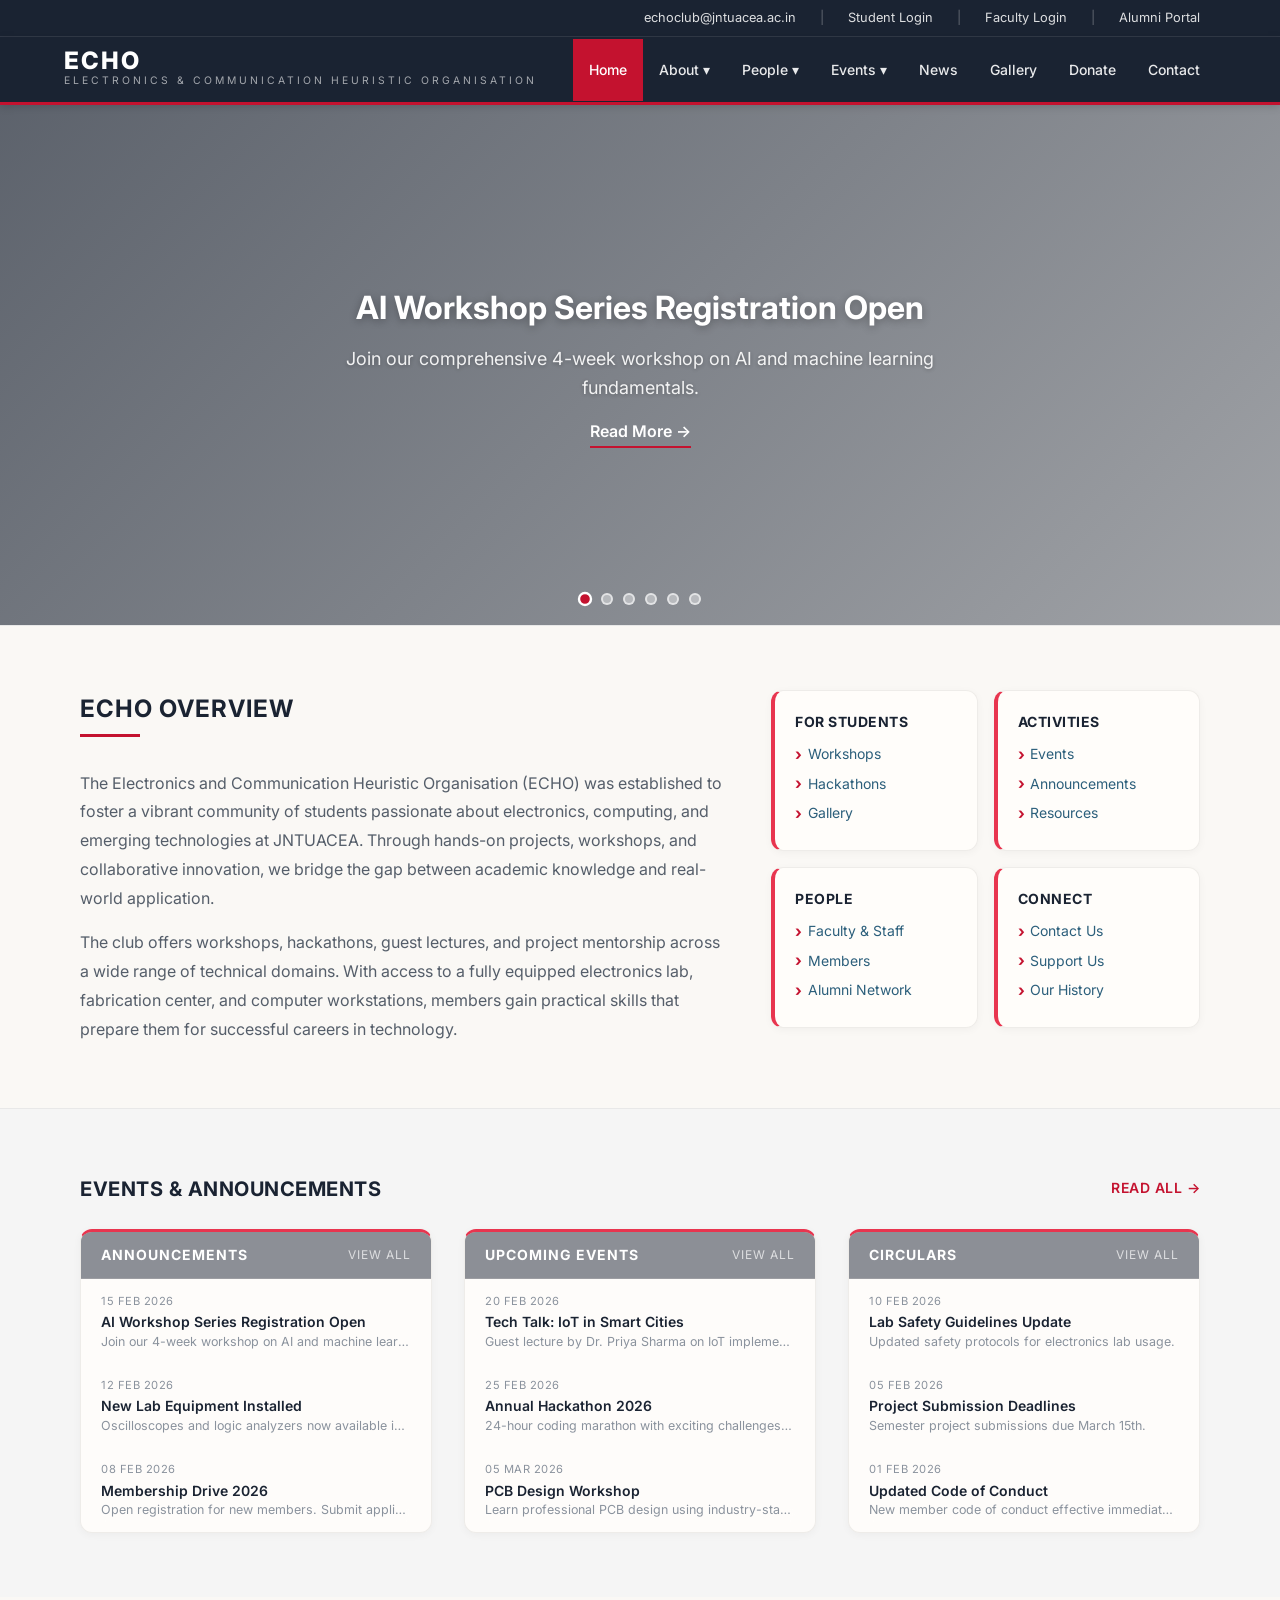
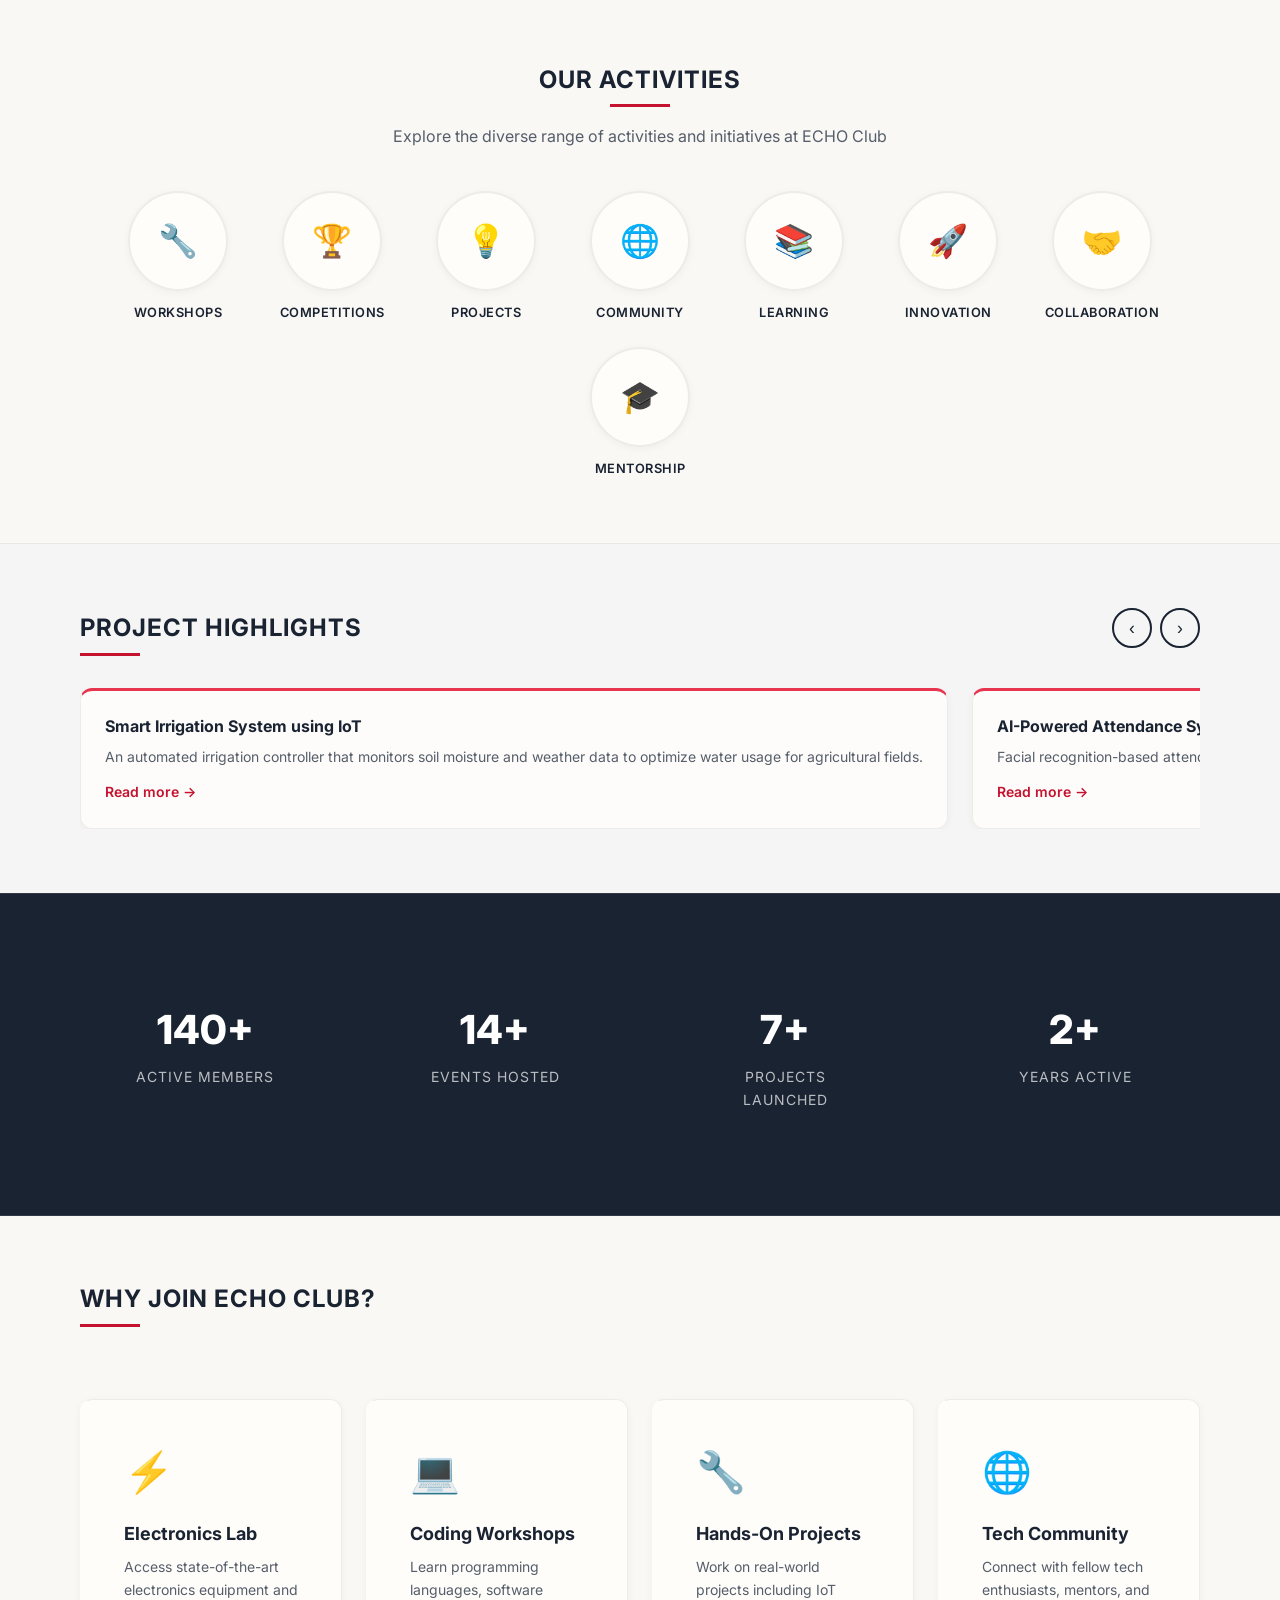
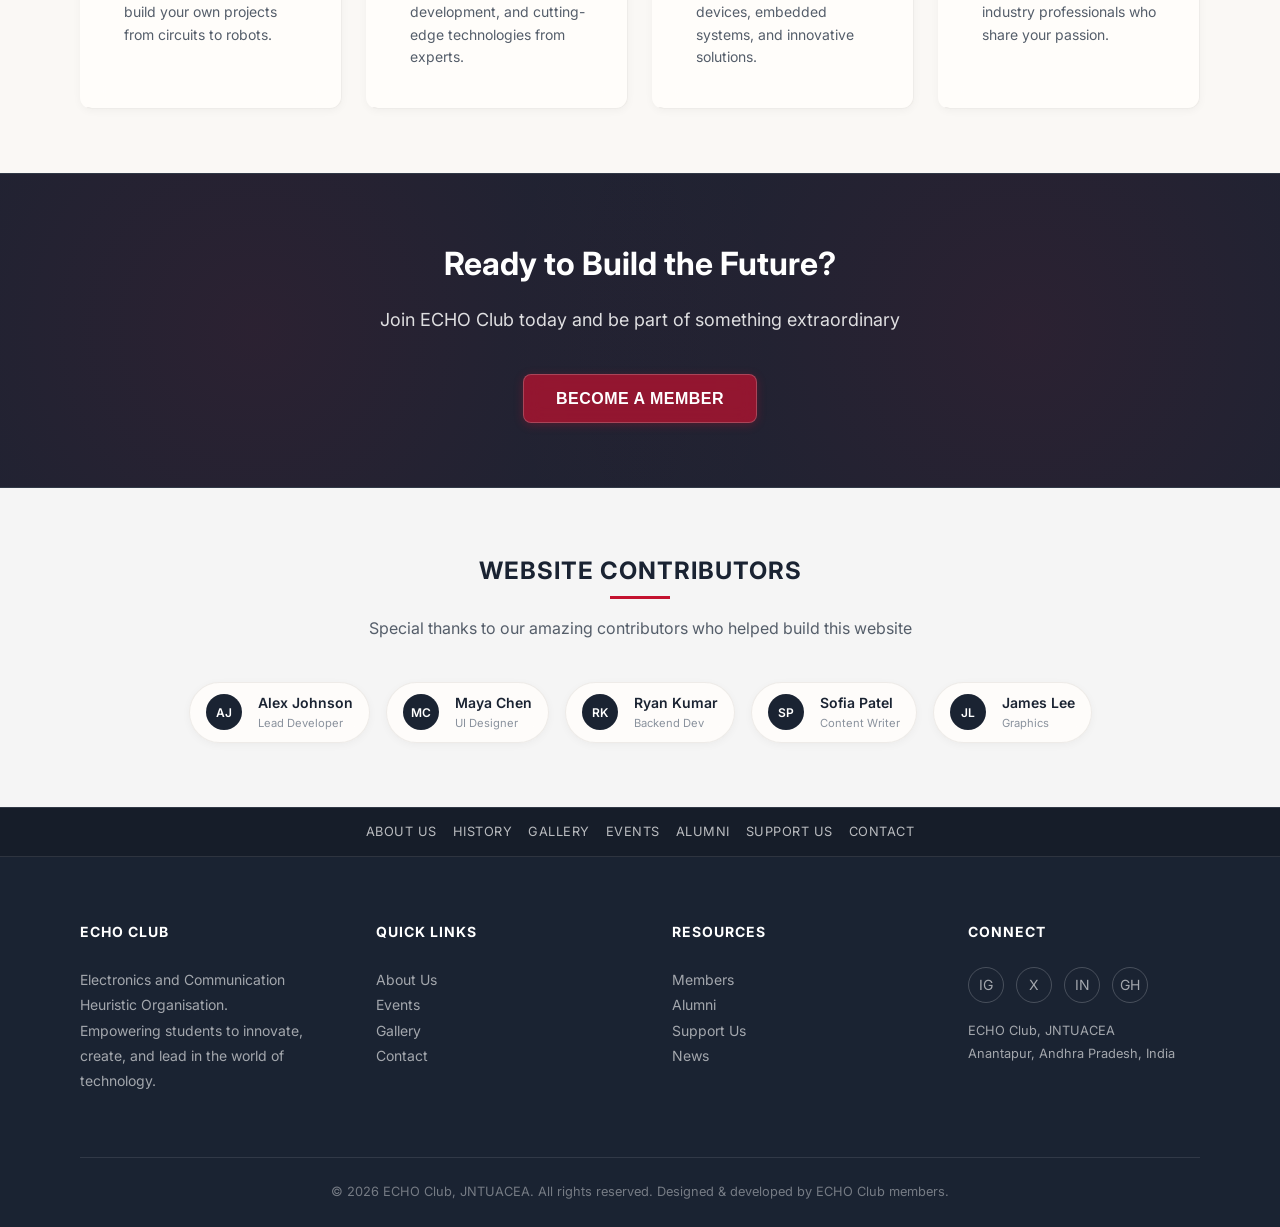
<file: index.html>
<!DOCTYPE html>
<html lang="en">

<head>
    <meta charset="UTF-8">
    <meta name="viewport" content="width=device-width, initial-scale=1.0">
    <meta name="description"
        content="ECHO Club - Electronics and Communication Heuristic Organisation at JNTUACEA. Join our vibrant student community dedicated to innovation and technology.">
    <title>ECHO Club | Electronics and Communication Heuristic Organisation</title>
    <link rel="stylesheet" href="index.css">
    <link rel="preconnect" href="https://fonts.googleapis.com">
    <link rel="preconnect" href="https://fonts.gstatic.com" crossorigin>
    <link href="https://fonts.googleapis.com/css2?family=Inter:wght@300;400;500;600;700;800&display=swap"
        rel="stylesheet">
</head>

<body>
    <!-- Top Bar -->
    <div class="top-bar">
        <div class="container">
            <a href="mailto:echoclub@jntuacea.ac.in">echoclub@jntuacea.ac.in</a>
            <span>|</span>
            <a href="#">Student Login</a>
            <span>|</span>
            <a href="#">Faculty Login</a>
            <span>|</span>
            <a href="alumni.html">Alumni Portal</a>
        </div>
    </div>

    <!-- Navigation -->
    <nav class="navbar" id="navbar">
        <div class="nav-container">
            <div class="logo">
                <span class="logo-text">ECHO</span>
                <span class="logo-subtitle">Electronics & Communication Heuristic Organisation</span>
            </div>
            <ul class="nav-links" id="navLinks">
                <li><a href="index.html" class="nav-link active">Home</a></li>
                <li class="nav-dropdown">
                    <a href="about.html" class="nav-link">About ▾</a>
                    <div class="nav-dropdown-content">
                        <a href="about.html">About Us</a>
                        <a href="history.html">Our History</a>
                    </div>
                </li>
                <li class="nav-dropdown">
                    <a href="team.html" class="nav-link">People ▾</a>
                    <div class="nav-dropdown-content">
                        <a href="team.html">Staff & Faculty</a>
                        <a href="members.html">Members</a>
                        <a href="alumni.html">Alumni</a>
                    </div>
                </li>
                <li class="nav-dropdown">
                    <a href="events.html" class="nav-link">Events ▾</a>
                    <div class="nav-dropdown-content">
                        <a href="events.html#echo-events">ECHO Club Events</a>
                        <a href="events.html#emerge-fest">EMERGE — Dept. Fest</a>
                        <a href="events.html#extracurricular">Workshops &amp; Reunions</a>
                    </div>
                </li>
                <li><a href="announcements.html" class="nav-link">News</a></li>
                <li><a href="gallery.html" class="nav-link">Gallery</a></li>

                <li><a href="donations.html" class="nav-link">Donate</a></li>
                <li><a href="contact.html" class="nav-link">Contact</a></li>
            </ul>
            <button class="mobile-toggle" id="mobileToggle">
                <span></span>
                <span></span>
                <span></span>
            </button>
        </div>
    </nav>

    <!-- Hero Slideshow -->
    <section class="hero">
        <div class="hero-content">
            <div class="hero-slideshow" id="heroSlideshow">
                <!-- Slide 1 -->
                <div class="hero-slide active">
                    <div class="slide-bg"
                        style="background: url('https://images.unsplash.com/photo-1581091012184-7e0cdfbb6797?w=1600&q=80') center/cover no-repeat;">
                    </div>
                    <div class="slide-overlay"></div>
                    <div class="slide-content">
                        <h2>AI Workshop Series Registration Open</h2>
                        <p>Join our comprehensive 4-week workshop on AI and machine learning fundamentals.</p>
                        <a href="events.html#activity-detail">Read More →</a>
                    </div>
                </div>
                <!-- Slide 2 -->
                <div class="hero-slide">
                    <div class="slide-bg"
                        style="background: url('https://images.unsplash.com/photo-1517077304055-6e89abbf09b0?w=1600&q=80') center/cover no-repeat;">
                    </div>
                    <div class="slide-overlay"></div>
                    <div class="slide-content">
                        <h2>ECHO Team Wins National Hackathon 2025</h2>
                        <p>Our students secured 1st place at the National Engineering Hackathon with an IoT solution.
                        </p>
                        <a href="events.html#activity-detail">Read More →</a>
                    </div>
                </div>
                <!-- Slide 3 -->
                <div class="hero-slide">
                    <div class="slide-bg"
                        style="background: url('https://images.unsplash.com/photo-1581092918056-0c4c3acd3789?w=1600&q=80') center/cover no-repeat;">
                    </div>
                    <div class="slide-overlay"></div>
                    <div class="slide-content">
                        <h2>New Electronics Lab Equipment Installed</h2>
                        <p>State-of-the-art oscilloscopes and logic analyzers now available for members.</p>
                        <a href="about.html">Read More →</a>
                    </div>
                </div>
                <!-- Slide 4 -->
                <div class="hero-slide">
                    <div class="slide-bg"
                        style="background: url('https://images.unsplash.com/photo-1540575467063-178a50c2df87?w=1600&q=80') center/cover no-repeat;">
                    </div>
                    <div class="slide-overlay"></div>
                    <div class="slide-content">
                        <h2>Annual Technical Fest — ECHOVERSE 2026</h2>
                        <p>Mark your calendars for our biggest event of the year. Registrations opening soon!</p>
                        <a href="events.html">Read More →</a>
                    </div>
                </div>
                <!-- Slide 5 -->
                <div class="hero-slide">
                    <div class="slide-bg"
                        style="background: url('https://images.unsplash.com/photo-1517420704952-d9f39e95b43e?w=1600&q=80') center/cover no-repeat;">
                    </div>
                    <div class="slide-overlay"></div>
                    <div class="slide-content">
                        <h2>PCB Design Workshop — Hands-On Learning</h2>
                        <p>Learn professional PCB design techniques using industry-standard software.</p>
                        <a href="events.html#activity-detail">Read More →</a>
                    </div>
                </div>
                <!-- Slide 6 -->
                <div class="hero-slide">
                    <div class="slide-bg"
                        style="background: url('https://images.unsplash.com/photo-1523580494863-6f3031224c94?w=1600&q=80') center/cover no-repeat;">
                    </div>
                    <div class="slide-overlay"></div>
                    <div class="slide-content">
                        <h2>Alumni Meet & Greet — Reconnect with ECHO</h2>
                        <p>Join us for an evening of reconnection, mentoring, and inspiration with our alumni network.
                        </p>
                        <a href="alumni.html">Read More →</a>
                    </div>
                </div>
            </div>

            <!-- Slide Indicators -->
            <div class="slide-indicators" id="slideIndicators">
                <div class="slide-indicator active" data-slide="0"></div>
                <div class="slide-indicator" data-slide="1"></div>
                <div class="slide-indicator" data-slide="2"></div>
                <div class="slide-indicator" data-slide="3"></div>
                <div class="slide-indicator" data-slide="4"></div>
                <div class="slide-indicator" data-slide="5"></div>
            </div>

        </div>
    </section>

    <!-- ECHO Overview -->
    <section class="overview-section">
        <div class="container">
            <div class="overview-grid">
                <div class="overview-text">
                    <h2 class="section-title">ECHO Overview</h2>
                    <p>
                        The Electronics and Communication Heuristic Organisation (ECHO) was established to foster a
                        vibrant
                        community of students passionate about electronics, computing, and emerging technologies at
                        JNTUACEA. Through hands-on projects, workshops, and collaborative innovation, we bridge the gap
                        between academic knowledge and real-world application.
                    </p>
                    <p>
                        The club offers workshops, hackathons, guest lectures, and project mentorship across a wide
                        range
                        of technical domains. With access to a fully equipped electronics lab, fabrication center, and
                        computer workstations, members gain practical skills that prepare them for successful careers in
                        technology.
                    </p>
                </div>
                <div class="overview-links">
                    <div class="overview-link-box">
                        <h4>For Students</h4>
                        <ul>
                            <li><a href="events.html">Workshops</a></li>
                            <li><a href="events.html">Hackathons</a></li>
                            <li><a href="gallery.html">Gallery</a></li>
                        </ul>
                    </div>
                    <div class="overview-link-box">
                        <h4>Activities</h4>
                        <ul>
                            <li><a href="events.html">Events</a></li>
                            <li><a href="announcements.html">Announcements</a></li>
                            <li><a href="gallery.html">Resources</a></li>
                        </ul>
                    </div>
                    <div class="overview-link-box">
                        <h4>People</h4>
                        <ul>
                            <li><a href="team.html">Faculty & Staff</a></li>
                            <li><a href="members.html">Members</a></li>
                            <li><a href="alumni.html">Alumni Network</a></li>
                        </ul>
                    </div>
                    <div class="overview-link-box">
                        <h4>Connect</h4>
                        <ul>
                            <li><a href="contact.html">Contact Us</a></li>
                            <li><a href="donations.html">Support Us</a></li>
                            <li><a href="history.html">Our History</a></li>
                        </ul>
                    </div>
                </div>
            </div>
        </div>
    </section>

    <!-- Compact Info: Announcements / Events / Circulars -->
    <section class="compact-info">
        <div class="container">
            <div class="compact-info-header">
                <h3>Events & Announcements</h3>
                <a href="events.html">READ ALL →</a>
            </div>
            <div class="compact-info-grid">
                <!-- Announcements Column -->
                <div class="compact-info-column">
                    <div class="compact-info-column-header">
                        Announcements
                        <a href="announcements.html">View All</a>
                    </div>
                    <ul class="compact-info-list">
                        <li>
                            <a href="events.html#activity-detail" class="compact-info-item">
                                <div class="item-date">15 Feb 2026</div>
                                <div class="item-title">AI Workshop Series Registration Open</div>
                                <div class="item-summary">Join our 4-week workshop on AI and machine learning
                                    fundamentals.</div>
                            </a>
                        </li>
                        <li>
                            <a href="events.html#activity-detail" class="compact-info-item">
                                <div class="item-date">12 Feb 2026</div>
                                <div class="item-title">New Lab Equipment Installed</div>
                                <div class="item-summary">Oscilloscopes and logic analyzers now available in the
                                    electronics lab.</div>
                            </a>
                        </li>
                        <li>
                            <a href="events.html#activity-detail" class="compact-info-item">
                                <div class="item-date">08 Feb 2026</div>
                                <div class="item-title">Membership Drive 2026</div>
                                <div class="item-summary">Open registration for new members. Submit applications before
                                    February 28th.</div>
                            </a>
                        </li>
                    </ul>
                </div>

                <!-- Events Column -->
                <div class="compact-info-column">
                    <div class="compact-info-column-header">
                        Upcoming Events
                        <a href="events.html">View All</a>
                    </div>
                    <ul class="compact-info-list">
                        <li>
                            <a href="events.html#activity-detail" class="compact-info-item">
                                <div class="item-date">20 Feb 2026</div>
                                <div class="item-title">Tech Talk: IoT in Smart Cities</div>
                                <div class="item-summary">Guest lecture by Dr. Priya Sharma on IoT implementations.
                                </div>
                            </a>
                        </li>
                        <li>
                            <a href="events.html#activity-detail" class="compact-info-item">
                                <div class="item-date">25 Feb 2026</div>
                                <div class="item-title">Annual Hackathon 2026</div>
                                <div class="item-summary">24-hour coding marathon with exciting challenges and prizes.
                                </div>
                            </a>
                        </li>
                        <li>
                            <a href="events.html#activity-detail" class="compact-info-item">
                                <div class="item-date">05 Mar 2026</div>
                                <div class="item-title">PCB Design Workshop</div>
                                <div class="item-summary">Learn professional PCB design using industry-standard
                                    software.</div>
                            </a>
                        </li>
                    </ul>
                </div>

                <!-- Circulars Column -->
                <div class="compact-info-column">
                    <div class="compact-info-column-header">
                        Circulars
                        <a href="events.html">View All</a>
                    </div>
                    <ul class="compact-info-list">
                        <li>
                            <a href="events.html#activity-detail" class="compact-info-item">
                                <div class="item-date">10 Feb 2026</div>
                                <div class="item-title">Lab Safety Guidelines Update</div>
                                <div class="item-summary">Updated safety protocols for electronics lab usage.</div>
                            </a>
                        </li>
                        <li>
                            <a href="events.html#activity-detail" class="compact-info-item">
                                <div class="item-date">05 Feb 2026</div>
                                <div class="item-title">Project Submission Deadlines</div>
                                <div class="item-summary">Semester project submissions due March 15th.</div>
                            </a>
                        </li>
                        <li>
                            <a href="events.html#activity-detail" class="compact-info-item">
                                <div class="item-date">01 Feb 2026</div>
                                <div class="item-title">Updated Code of Conduct</div>
                                <div class="item-summary">New member code of conduct effective immediately.</div>
                            </a>
                        </li>
                    </ul>
                </div>
            </div>
        </div>
    </section>

    <!-- Our Activities -->
    <section class="happenings">
        <div class="container">
            <h2 class="section-title section-title-center">Our Activities</h2>
            <p class="section-subtitle" style="text-align: center; margin: -1rem auto 0;">Explore the diverse range of
                activities and initiatives at ECHO Club</p>
            <div class="happenings-grid">
                <div class="happening-item">
                    <div class="happening-img">🔧</div>
                    <div class="happening-title">Workshops</div>
                </div>
                <div class="happening-item">
                    <div class="happening-img">🏆</div>
                    <div class="happening-title">Competitions</div>
                </div>
                <div class="happening-item">
                    <div class="happening-img">💡</div>
                    <div class="happening-title">Projects</div>
                </div>
                <div class="happening-item">
                    <div class="happening-img">🌐</div>
                    <div class="happening-title">Community</div>
                </div>
                <div class="happening-item">
                    <div class="happening-img">📚</div>
                    <div class="happening-title">Learning</div>
                </div>
                <div class="happening-item">
                    <div class="happening-img">🚀</div>
                    <div class="happening-title">Innovation</div>
                </div>
                <div class="happening-item">
                    <div class="happening-img">🤝</div>
                    <div class="happening-title">Collaboration</div>
                </div>
                <div class="happening-item">
                    <div class="happening-img">🎓</div>
                    <div class="happening-title">Mentorship</div>
                </div>
            </div>
        </div>
    </section>

    <!-- Project Highlights Carousel -->
    <section class="highlights-section">
        <div class="container">
            <div class="highlights-header">
                <h2 class="section-title" style="margin-bottom: 0;">Project Highlights</h2>
                <div class="highlights-nav">
                    <button id="highlightsPrev" aria-label="Previous">‹</button>
                    <button id="highlightsNext" aria-label="Next">›</button>
                </div>
            </div>
            <div class="highlights-track-wrapper">
                <div class="highlights-track" id="highlightsTrack">
                    <div class="highlight-card">
                        <h4>Smart Irrigation System using IoT</h4>
                        <p>An automated irrigation controller that monitors soil moisture and weather data to optimize
                            water usage for agricultural fields.</p>
                        <a href="events.html#activity-detail">Read more →</a>
                    </div>
                    <div class="highlight-card">
                        <h4>AI-Powered Attendance System</h4>
                        <p>Facial recognition-based attendance system built using OpenCV and deep learning models for
                            real-time classroom tracking.</p>
                        <a href="events.html#activity-detail">Read more →</a>
                    </div>
                    <div class="highlight-card">
                        <h4>Autonomous Line-Following Robot</h4>
                        <p>A competition-winning robot with PID control and sensor fusion for precise path tracking at
                            national robotics events.</p>
                        <a href="events.html#activity-detail">Read more →</a>
                    </div>
                    <div class="highlight-card">
                        <h4>Portable Low-Cost ECG Monitor</h4>
                        <p>A wearable ECG monitoring device designed for rural healthcare, transmitting real-time data
                            to medical professionals via mobile.</p>
                        <a href="events.html#activity-detail">Read more →</a>
                    </div>
                    <div class="highlight-card">
                        <h4>Home Automation via Voice Control</h4>
                        <p>An ESP32-based smart home system integrated with Alexa for voice-controlled lighting, fans,
                            and appliance management.</p>
                        <a href="events.html#activity-detail">Read more →</a>
                    </div>
                    <div class="highlight-card">
                        <h4>Solar Energy Monitoring Dashboard</h4>
                        <p>Real-time monitoring dashboard for solar panel installations, tracking efficiency, power
                            output, and environmental impact.</p>
                        <a href="events.html#activity-detail">Read more →</a>
                    </div>
                </div>
            </div>
        </div>
    </section>

    <!-- Stats Section -->
    <section class="stats">
        <div class="container">
            <div class="stats-grid">
                <div class="stat-card">
                    <div class="stat-number" data-target="500">0</div>
                    <div class="stat-label">Active Members</div>
                </div>
                <div class="stat-card">
                    <div class="stat-number" data-target="50">0</div>
                    <div class="stat-label">Events Hosted</div>
                </div>
                <div class="stat-card">
                    <div class="stat-number" data-target="25">0</div>
                    <div class="stat-label">Projects Launched</div>
                </div>
                <div class="stat-card">
                    <div class="stat-number" data-target="10">0</div>
                    <div class="stat-label">Years Active</div>
                </div>
            </div>
        </div>
    </section>

    <!-- Why Join ECHO? -->
    <section class="features">
        <div class="container">
            <h2 class="section-title">Why Join ECHO Club?</h2>
            <div class="features-grid">
                <div class="feature-card">
                    <div class="feature-icon">⚡</div>
                    <h3>Electronics Lab</h3>
                    <p>Access state-of-the-art electronics equipment and build your own projects from circuits to
                        robots.</p>
                </div>
                <div class="feature-card">
                    <div class="feature-icon">💻</div>
                    <h3>Coding Workshops</h3>
                    <p>Learn programming languages, software development, and cutting-edge technologies from experts.
                    </p>
                </div>
                <div class="feature-card">
                    <div class="feature-icon">🔧</div>
                    <h3>Hands-On Projects</h3>
                    <p>Work on real-world projects including IoT devices, embedded systems, and innovative solutions.
                    </p>
                </div>
                <div class="feature-card">
                    <div class="feature-icon">🌐</div>
                    <h3>Tech Community</h3>
                    <p>Connect with fellow tech enthusiasts, mentors, and industry professionals who share your passion.
                    </p>
                </div>
            </div>
        </div>
    </section>

    <!-- CTA Section -->
    <section class="cta">
        <div class="cta-content">
            <h2>Ready to Build the Future?</h2>
            <p>Join ECHO Club today and be part of something extraordinary</p>
            <button class="btn-primary btn-large">Become a Member</button>
        </div>
    </section>

    <!-- Contributors Section -->
    <section class="contributors">
        <div class="container">
            <h2 class="section-title section-title-center" style="display:block; text-align:center;">Website
                Contributors</h2>
            <p class="section-subtitle" style="text-align: center; margin: -1rem auto var(--spacing-lg);">Special thanks
                to our amazing contributors who helped build this website</p>
            <div class="contributors-grid">
                <div class="contributor-card">
                    <div class="contributor-avatar">AJ</div>
                    <div class="contributor-info">
                        <div class="contributor-name">Alex Johnson</div>
                        <div class="contributor-role">Lead Developer</div>
                    </div>
                </div>
                <div class="contributor-card">
                    <div class="contributor-avatar">MC</div>
                    <div class="contributor-info">
                        <div class="contributor-name">Maya Chen</div>
                        <div class="contributor-role">UI Designer</div>
                    </div>
                </div>
                <div class="contributor-card">
                    <div class="contributor-avatar">RK</div>
                    <div class="contributor-info">
                        <div class="contributor-name">Ryan Kumar</div>
                        <div class="contributor-role">Backend Dev</div>
                    </div>
                </div>
                <div class="contributor-card">
                    <div class="contributor-avatar">SP</div>
                    <div class="contributor-info">
                        <div class="contributor-name">Sofia Patel</div>
                        <div class="contributor-role">Content Writer</div>
                    </div>
                </div>
                <div class="contributor-card">
                    <div class="contributor-avatar">JL</div>
                    <div class="contributor-info">
                        <div class="contributor-name">James Lee</div>
                        <div class="contributor-role">Graphics</div>
                    </div>
                </div>
            </div>
        </div>
    </section>

    <!-- Footer -->
    <footer class="footer">
        <!-- Quick links bar -->
        <div class="footer-links-bar">
            <div class="container">
                <a href="about.html">About Us</a>
                <a href="history.html">History</a>
                <a href="gallery.html">Gallery</a>
                <a href="events.html">Events</a>
                <a href="alumni.html">Alumni</a>
                <a href="donations.html">Support Us</a>
                <a href="contact.html">Contact</a>
            </div>
        </div>
        <div class="container">
            <div class="footer-content">
                <div class="footer-section">
                    <h4>ECHO Club</h4>
                    <p>Electronics and Communication Heuristic Organisation.<br>
                        Empowering students to innovate, create, and lead in the world of technology.</p>
                </div>
                <div class="footer-section">
                    <h4>Quick Links</h4>
                    <ul>
                        <li><a href="about.html">About Us</a></li>
                        <li><a href="events.html">Events</a></li>
                        <li><a href="gallery.html">Gallery</a></li>
                        <li><a href="contact.html">Contact</a></li>
                    </ul>
                </div>
                <div class="footer-section">
                    <h4>Resources</h4>
                    <ul>
                        <li><a href="members.html">Members</a></li>
                        <li><a href="alumni.html">Alumni</a></li>
                        <li><a href="donations.html">Support Us</a></li>
                        <li><a href="announcements.html">News</a></li>
                    </ul>
                </div>
                <div class="footer-section">
                    <h4>Connect</h4>
                    <div class="social-links">
                        <a href="#" class="social-link" title="Instagram">IG</a>
                        <a href="#" class="social-link" title="Twitter">X</a>
                        <a href="#" class="social-link" title="LinkedIn">IN</a>
                        <a href="#" class="social-link" title="GitHub">GH</a>
                    </div>
                    <p style="margin-top: 1rem; font-size: 0.8rem;">
                        ECHO Club, JNTUACEA<br>
                        Anantapur, Andhra Pradesh, India
                    </p>
                </div>
            </div>
            <div class="footer-bottom">
                <p>&copy; 2026 ECHO Club, JNTUACEA. All rights reserved. Designed & developed by ECHO Club members.</p>
            </div>
        </div>
    </footer>

    <script src="script.js"></script>
</body>

</html>
</file>
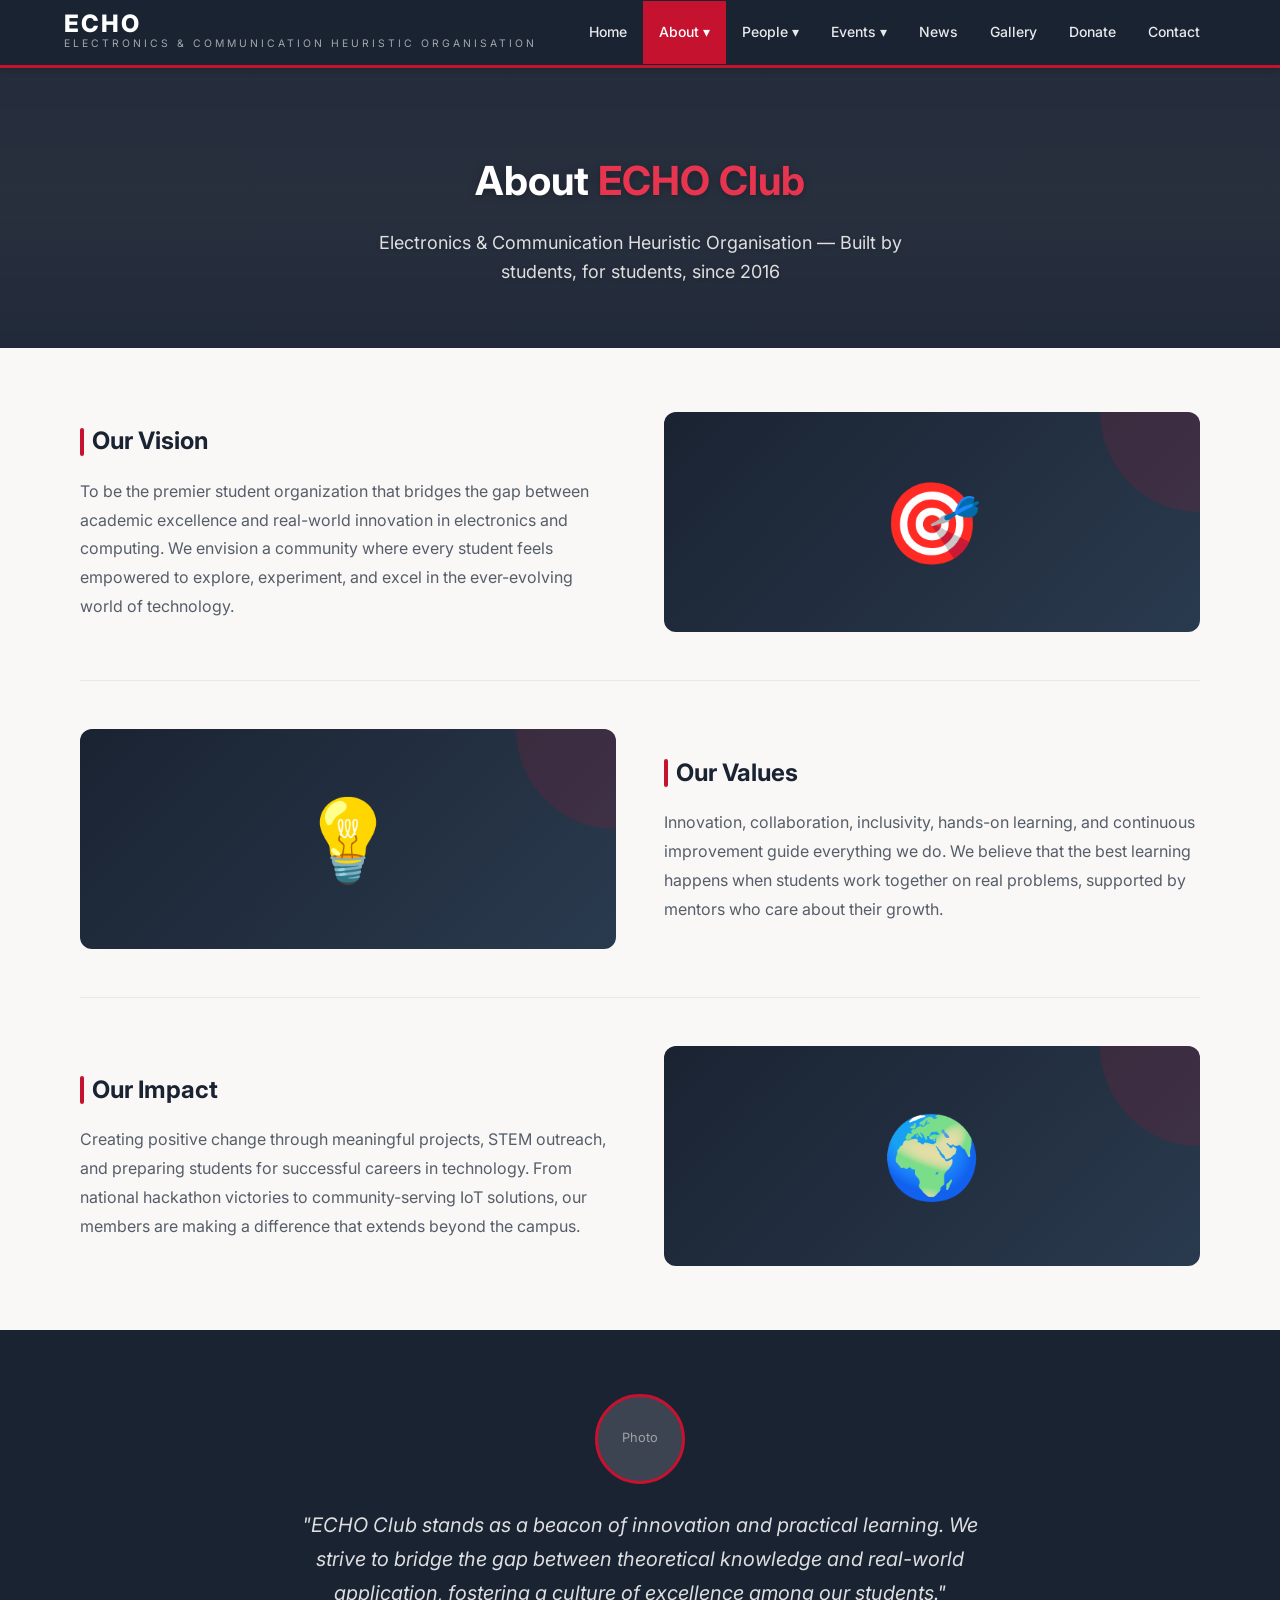
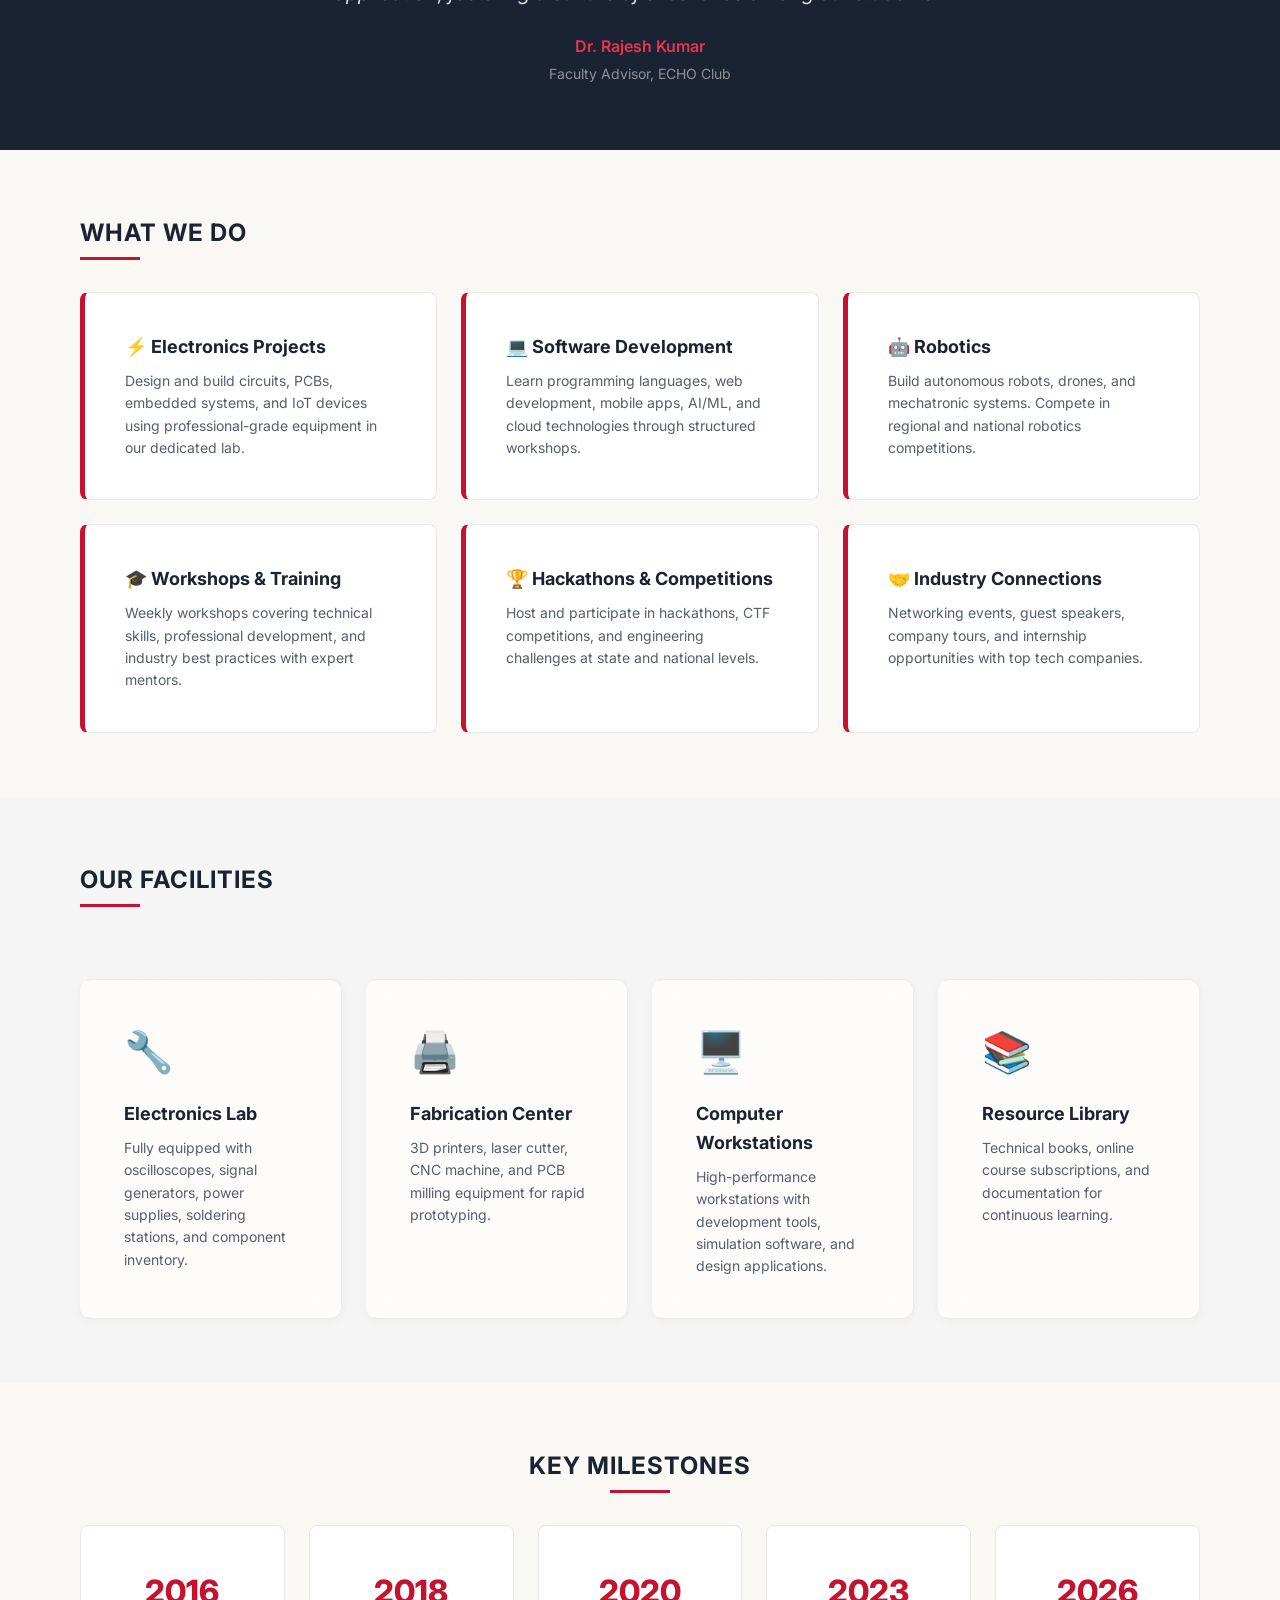
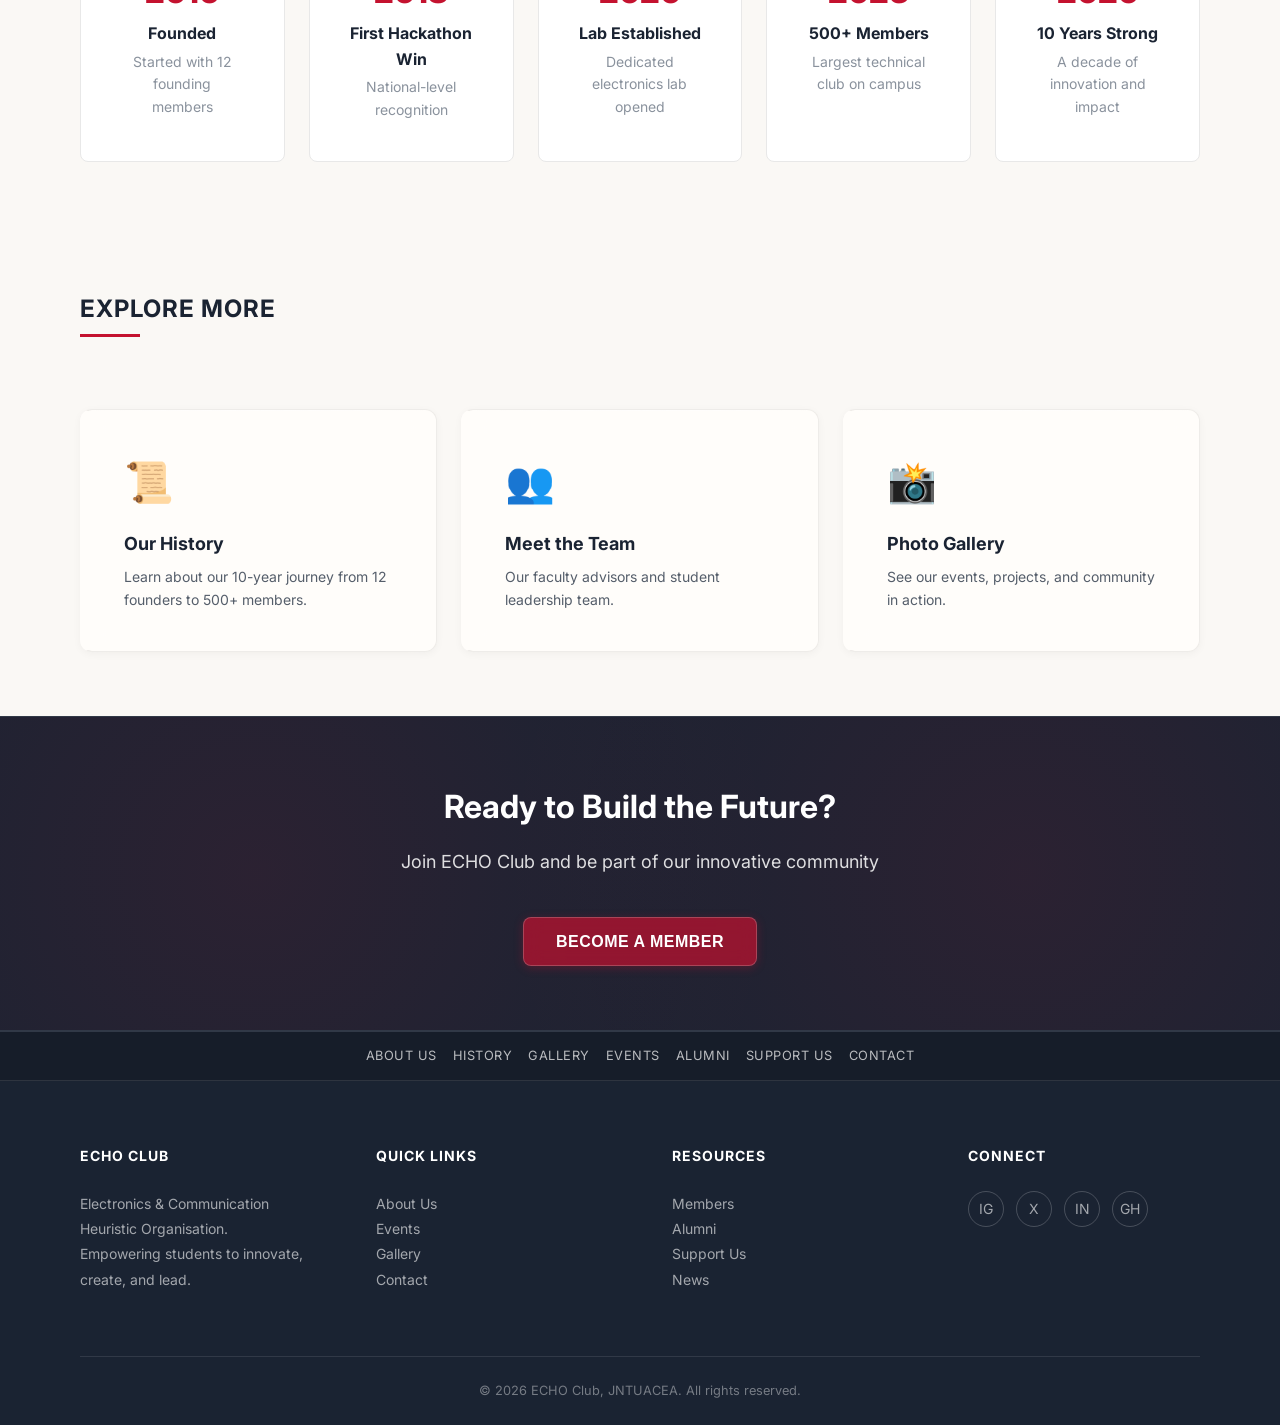
<file: about.html>
<!DOCTYPE html>
<html lang="en">

<head>
    <meta charset="UTF-8">
    <meta name="viewport" content="width=device-width, initial-scale=1.0">
    <meta name="description"
        content="Learn about ECHO Club's mission, vision, and values. We are the Electronics & Communication Heuristic Organisation at JNTUACEA.">
    <title>About Us | ECHO Club</title>
    <link rel="stylesheet" href="index.css">
    <link rel="preconnect" href="https://fonts.googleapis.com">
    <link rel="preconnect" href="https://fonts.gstatic.com" crossorigin>
    <link href="https://fonts.googleapis.com/css2?family=Inter:wght@300;400;500;600;700;800&display=swap"
        rel="stylesheet">
    <style>
        /* About-specific styles */
        .about-hero {
            background: rgba(26, 35, 50, 0.85);
            backdrop-filter: blur(10px);
            -webkit-backdrop-filter: blur(10px);
            color: white;
            padding: 80px var(--spacing-md) 60px;
            text-align: center;
            position: relative;
            min-height: 280px;
            display: flex;
            flex-direction: column;
            align-items: center;
            justify-content: center;
            background-size: cover;
            background-position: center;
            background-repeat: no-repeat;
        }

        .about-hero::before {
            content: '';
            position: absolute;
            top: 0;
            left: 0;
            right: 0;
            bottom: 0;
            background: linear-gradient(180deg,
                    rgba(26, 35, 50, 0.7) 0%,
                    rgba(26, 35, 50, 0.6) 50%,
                    rgba(26, 35, 50, 0.8) 100%);
            z-index: 1;
        }

        .about-hero h1 {
            font-size: var(--font-size-4xl);
            position: relative;
            margin-bottom: var(--spacing-sm);
            z-index: 2;
            text-shadow: 0 2px 8px rgba(0, 0, 0, 0.3);
        }

        .about-hero p {
            font-size: var(--font-size-lg);
            color: rgba(255, 255, 255, 0.85);
            position: relative;
            max-width: 600px;
            margin: 0 auto;
            z-index: 2;
            text-shadow: 0 1px 4px rgba(0, 0, 0, 0.2);
        }

        /* Alternating mission section */
        .about-mission {
            padding: var(--spacing-xl) 0;
            background: rgba(250, 248, 245, 0.9);
            backdrop-filter: blur(10px);
            -webkit-backdrop-filter: blur(10px);
        }

        .mission-row {
            display: grid;
            grid-template-columns: 1fr 1fr;
            gap: 3rem;
            align-items: center;
            margin-bottom: 3rem;
            padding-bottom: 3rem;
            border-bottom: 1px solid var(--bg-tertiary);
        }

        .mission-row:last-child {
            margin-bottom: 0;
            padding-bottom: 0;
            border-bottom: none;
        }

        .mission-row.reverse {
            direction: rtl;
        }

        .mission-row.reverse>* {
            direction: ltr;
        }

        .mission-visual {
            background: linear-gradient(135deg, var(--primary) 0%, var(--primary-light) 100%);
            border-radius: var(--border-radius-md);
            height: 220px;
            display: flex;
            align-items: center;
            justify-content: center;
            font-size: 5rem;
            position: relative;
            overflow: hidden;
        }

        .mission-visual::after {
            content: '';
            position: absolute;
            top: 0;
            right: 0;
            width: 100px;
            height: 100px;
            background: rgba(196, 18, 47, 0.15);
            border-radius: 0 0 0 100%;
        }

        .mission-text h3 {
            font-size: var(--font-size-2xl);
            color: var(--primary);
            margin-bottom: var(--spacing-sm);
            display: flex;
            align-items: center;
            gap: 0.5rem;
        }

        .mission-text h3::before {
            content: '';
            width: 4px;
            height: 28px;
            background: var(--accent);
            border-radius: 2px;
            flex-shrink: 0;
        }

        .mission-text p {
            color: var(--text-secondary);
            line-height: 1.8;
        }

        /* Faculty Quote */
        .faculty-quote {
            padding: var(--spacing-xl) 0;
            background: var(--primary);
            color: white;
        }

        .quote-card {
            max-width: 700px;
            margin: 0 auto;
            text-align: center;
        }

        .quote-avatar {
            width: 90px;
            height: 90px;
            border-radius: 50%;
            background: rgba(255, 255, 255, 0.15);
            margin: 0 auto var(--spacing-md);
            display: flex;
            align-items: center;
            justify-content: center;
            font-size: 0.8rem;
            color: rgba(255, 255, 255, 0.5);
            border: 3px solid var(--accent);
        }

        .quote-card blockquote {
            font-size: var(--font-size-xl);
            font-style: italic;
            line-height: 1.7;
            color: rgba(255, 255, 255, 0.85);
            margin-bottom: var(--spacing-md);
        }

        .quote-card cite {
            display: block;
            font-style: normal;
            font-weight: 600;
            color: var(--accent-light);
        }

        .quote-card cite span {
            display: block;
            font-weight: 400;
            font-size: var(--font-size-sm);
            color: rgba(255, 255, 255, 0.5);
            margin-top: 0.25rem;
        }

        /* What We Do — accent cards */
        .accent-card-grid {
            display: grid;
            grid-template-columns: repeat(auto-fit, minmax(300px, 1fr));
            gap: var(--spacing-md);
        }

        .accent-card {
            background: white;
            border: 1px solid var(--bg-tertiary);
            border-left: 5px solid var(--accent);
            border-radius: var(--border-radius-sm);
            padding: var(--spacing-lg);
            transition: all 0.3s;
        }

        .accent-card:hover {
            box-shadow: var(--shadow-md);
            transform: translateY(-3px);
        }

        .accent-card h4 {
            font-size: var(--font-size-lg);
            color: var(--primary);
            margin-bottom: var(--spacing-xs);
            display: flex;
            align-items: center;
            gap: 0.5rem;
        }

        .accent-card p {
            color: var(--text-secondary);
            font-size: var(--font-size-sm);
            line-height: 1.6;
        }

        /* Milestones mini-timeline */
        .milestones {
            padding: var(--spacing-xl) 0;
            background: var(--bg-cream);
        }

        .milestone-grid {
            display: grid;
            grid-template-columns: repeat(auto-fit, minmax(200px, 1fr));
            gap: var(--spacing-md);
        }

        .milestone-card {
            text-align: center;
            padding: var(--spacing-lg);
            background: white;
            border: 1px solid var(--bg-tertiary);
            border-radius: var(--border-radius-sm);
            transition: all 0.3s;
        }

        .milestone-card:hover {
            box-shadow: var(--shadow-sm);
            transform: translateY(-2px);
        }

        .milestone-year {
            font-size: var(--font-size-3xl);
            font-weight: 800;
            color: var(--accent);
            margin-bottom: 0.25rem;
        }

        .milestone-card h4 {
            font-size: var(--font-size-base);
            color: var(--primary);
            margin-bottom: 0.25rem;
        }

        .milestone-card p {
            font-size: var(--font-size-sm);
            color: var(--text-muted);
        }

        @media (max-width: 768px) {

            .mission-row,
            .mission-row.reverse {
                grid-template-columns: 1fr;
                direction: ltr;
            }

            .accent-card-grid {
                grid-template-columns: 1fr;
            }
        }
    </style>
</head>

<body>
    <!-- Navigation -->
    <nav class="navbar" id="navbar">
        <div class="nav-container">
            <div class="logo">
                <span class="logo-text">ECHO</span>
                <span class="logo-subtitle">Electronics & Communication Heuristic Organisation</span>
            </div>
            <ul class="nav-links" id="navLinks">
                <li><a href="index.html" class="nav-link">Home</a></li>
                <li class="nav-dropdown">
                    <a href="about.html" class="nav-link active">About ▾</a>
                    <div class="nav-dropdown-content">
                        <a href="about.html">About Us</a>
                        <a href="history.html">Our History</a>
                    </div>
                </li>
                <li class="nav-dropdown">
                    <a href="team.html" class="nav-link">People ▾</a>
                    <div class="nav-dropdown-content">
                        <a href="team.html">Staff & Faculty</a>
                        <a href="members.html">Members</a>
                        <a href="alumni.html">Alumni</a>
                    </div>
                </li>
                <li class="nav-dropdown">
                    <a href="events.html" class="nav-link">Events ▾</a>
                    <div class="nav-dropdown-content">
                        <a href="events.html#echo-events">ECHO Club Events</a>
                        <a href="events.html#emerge-fest">EMERGE — Dept. Fest</a>
                        <a href="events.html#extracurricular">Workshops &amp; Reunions</a>
                    </div>
                </li>
                <li><a href="announcements.html" class="nav-link">News</a></li>
                <li><a href="gallery.html" class="nav-link">Gallery</a></li>

                <li><a href="donations.html" class="nav-link">Donate</a></li>
                <li><a href="contact.html" class="nav-link">Contact</a></li>
            </ul>
            <button class="mobile-toggle" id="mobileToggle">
                <span></span>
                <span></span>
                <span></span>
            </button>
        </div>
    </nav>

    <!-- Page Header -->
    <section class="about-hero"
        style="background-image: url('https://images.unsplash.com/photo-1522202176988-66273c2fd55f?w=1600&q=80'); background-size: cover; background-position: center;">
        <h1>About <span style="color: var(--accent-light);">ECHO Club</span></h1>
        <p>Electronics & Communication Heuristic Organisation — Built by students, for students, since 2016
        </p>
    </section>

    <!-- Mission Section — Alternating Layout -->
    <section class="about-mission">
        <div class="container">
            <div class="mission-row">
                <div class="mission-text">
                    <h3>Our Vision</h3>
                    <p>To be the premier student organization that bridges the gap between academic excellence and
                        real-world innovation in electronics and computing. We envision a community where every student
                        feels empowered to explore, experiment, and excel in the ever-evolving world of technology.</p>
                </div>
                <div class="mission-visual">🎯</div>
            </div>

            <div class="mission-row reverse">
                <div class="mission-text">
                    <h3>Our Values</h3>
                    <p>Innovation, collaboration, inclusivity, hands-on learning, and continuous improvement guide
                        everything we do. We believe that the best learning happens when students work together on
                        real problems, supported by mentors who care about their growth.</p>
                </div>
                <div class="mission-visual">💡</div>
            </div>

            <div class="mission-row">
                <div class="mission-text">
                    <h3>Our Impact</h3>
                    <p>Creating positive change through meaningful projects, STEM outreach, and preparing students for
                        successful careers in technology. From national hackathon victories to community-serving IoT
                        solutions, our members are making a difference that extends beyond the campus.</p>
                </div>
                <div class="mission-visual">🌍</div>
            </div>
        </div>
    </section>

    <!-- Faculty Quote -->
    <section class="faculty-quote">
        <div class="container">
            <div class="quote-card">
                <div class="quote-avatar">Photo</div>
                <blockquote>
                    "ECHO Club stands as a beacon of innovation and practical learning. We strive to bridge the gap
                    between theoretical knowledge and real-world application, fostering a culture of excellence among
                    our students."
                </blockquote>
                <cite>
                    Dr. Rajesh Kumar
                    <span>Faculty Advisor, ECHO Club</span>
                </cite>
            </div>
        </div>
    </section>

    <!-- What We Do — Accent Cards -->
    <section class="features">
        <div class="container">
            <h2 class="section-title">What We Do</h2>
            <div class="accent-card-grid">
                <div class="accent-card">
                    <h4>⚡ Electronics Projects</h4>
                    <p>Design and build circuits, PCBs, embedded systems, and IoT devices using professional-grade
                        equipment in our dedicated lab.</p>
                </div>
                <div class="accent-card">
                    <h4>💻 Software Development</h4>
                    <p>Learn programming languages, web development, mobile apps, AI/ML, and cloud technologies through
                        structured workshops.</p>
                </div>
                <div class="accent-card">
                    <h4>🤖 Robotics</h4>
                    <p>Build autonomous robots, drones, and mechatronic systems. Compete in regional and national
                        robotics competitions.</p>
                </div>
                <div class="accent-card">
                    <h4>🎓 Workshops & Training</h4>
                    <p>Weekly workshops covering technical skills, professional development, and industry best practices
                        with expert mentors.</p>
                </div>
                <div class="accent-card">
                    <h4>🏆 Hackathons & Competitions</h4>
                    <p>Host and participate in hackathons, CTF competitions, and engineering challenges at state and
                        national levels.</p>
                </div>
                <div class="accent-card">
                    <h4>🤝 Industry Connections</h4>
                    <p>Networking events, guest speakers, company tours, and internship opportunities with top tech
                        companies.</p>
                </div>
            </div>
        </div>
    </section>

    <!-- Our Facilities -->
    <section class="features" style="background: var(--bg-secondary);">
        <div class="container">
            <h2 class="section-title">Our Facilities</h2>
            <div class="features-grid">
                <div class="feature-card">
                    <div class="feature-icon">🔧</div>
                    <h3>Electronics Lab</h3>
                    <p>Fully equipped with oscilloscopes, signal generators, power supplies, soldering stations, and
                        component inventory.</p>
                </div>
                <div class="feature-card">
                    <div class="feature-icon">🖨️</div>
                    <h3>Fabrication Center</h3>
                    <p>3D printers, laser cutter, CNC machine, and PCB milling equipment for rapid prototyping.</p>
                </div>
                <div class="feature-card">
                    <div class="feature-icon">🖥️</div>
                    <h3>Computer Workstations</h3>
                    <p>High-performance workstations with development tools, simulation software, and design
                        applications.</p>
                </div>
                <div class="feature-card">
                    <div class="feature-icon">📚</div>
                    <h3>Resource Library</h3>
                    <p>Technical books, online course subscriptions, and documentation for continuous learning.</p>
                </div>
            </div>
        </div>
    </section>

    <!-- Milestones -->
    <section class="milestones">
        <div class="container">
            <h2 class="section-title section-title-center" style="display: block; text-align: center;">Key Milestones
            </h2>
            <div class="milestone-grid">
                <div class="milestone-card">
                    <div class="milestone-year">2016</div>
                    <h4>Founded</h4>
                    <p>Started with 12 founding members</p>
                </div>
                <div class="milestone-card">
                    <div class="milestone-year">2018</div>
                    <h4>First Hackathon Win</h4>
                    <p>National-level recognition</p>
                </div>
                <div class="milestone-card">
                    <div class="milestone-year">2020</div>
                    <h4>Lab Established</h4>
                    <p>Dedicated electronics lab opened</p>
                </div>
                <div class="milestone-card">
                    <div class="milestone-year">2023</div>
                    <h4>500+ Members</h4>
                    <p>Largest technical club on campus</p>
                </div>
                <div class="milestone-card">
                    <div class="milestone-year">2026</div>
                    <h4>10 Years Strong</h4>
                    <p>A decade of innovation and impact</p>
                </div>
            </div>
        </div>
    </section>

    <!-- Quick Links -->
    <section class="features">
        <div class="container">
            <h2 class="section-title">Explore More</h2>
            <div class="features-grid">
                <a href="history.html" class="feature-card" style="text-decoration: none;">
                    <div class="feature-icon">📜</div>
                    <h3>Our History</h3>
                    <p>Learn about our 10-year journey from 12 founders to 500+ members.</p>
                </a>
                <a href="team.html" class="feature-card" style="text-decoration: none;">
                    <div class="feature-icon">👥</div>
                    <h3>Meet the Team</h3>
                    <p>Our faculty advisors and student leadership team.</p>
                </a>
                <a href="gallery.html" class="feature-card" style="text-decoration: none;">
                    <div class="feature-icon">📸</div>
                    <h3>Photo Gallery</h3>
                    <p>See our events, projects, and community in action.</p>
                </a>
            </div>
        </div>
    </section>

    <!-- CTA -->
    <section class="cta">
        <div class="cta-content">
            <h2>Ready to Build the Future?</h2>
            <p>Join ECHO Club and be part of our innovative community</p>
            <button class="btn-primary btn-large">Become a Member</button>
        </div>
    </section>

    <!-- Footer -->
    <footer class="footer">
        <div class="footer-links-bar">
            <div class="container">
                <a href="about.html">About Us</a>
                <a href="history.html">History</a>
                <a href="gallery.html">Gallery</a>
                <a href="events.html">Events</a>
                <a href="alumni.html">Alumni</a>
                <a href="donations.html">Support Us</a>
                <a href="contact.html">Contact</a>
            </div>
        </div>
        <div class="container">
            <div class="footer-content">
                <div class="footer-section">
                    <h4>ECHO Club</h4>
                    <p>Electronics & Communication Heuristic Organisation.<br>
                        Empowering students to innovate, create, and lead.</p>
                </div>
                <div class="footer-section">
                    <h4>Quick Links</h4>
                    <ul>
                        <li><a href="about.html">About Us</a></li>
                        <li><a href="events.html">Events</a></li>
                        <li><a href="gallery.html">Gallery</a></li>
                        <li><a href="contact.html">Contact</a></li>
                    </ul>
                </div>
                <div class="footer-section">
                    <h4>Resources</h4>
                    <ul>
                        <li><a href="members.html">Members</a></li>
                        <li><a href="alumni.html">Alumni</a></li>
                        <li><a href="donations.html">Support Us</a></li>
                        <li><a href="announcements.html">News</a></li>
                    </ul>
                </div>
                <div class="footer-section">
                    <h4>Connect</h4>
                    <div class="social-links">
                        <a href="#" class="social-link" title="Instagram">IG</a>
                        <a href="#" class="social-link" title="Twitter">X</a>
                        <a href="#" class="social-link" title="LinkedIn">IN</a>
                        <a href="#" class="social-link" title="GitHub">GH</a>
                    </div>
                </div>
            </div>
            <div class="footer-bottom">
                <p>&copy; 2026 ECHO Club, JNTUACEA. All rights reserved.</p>
            </div>
        </div>
    </footer>

    <script src="script.js"></script>
</body>

</html>
</file>
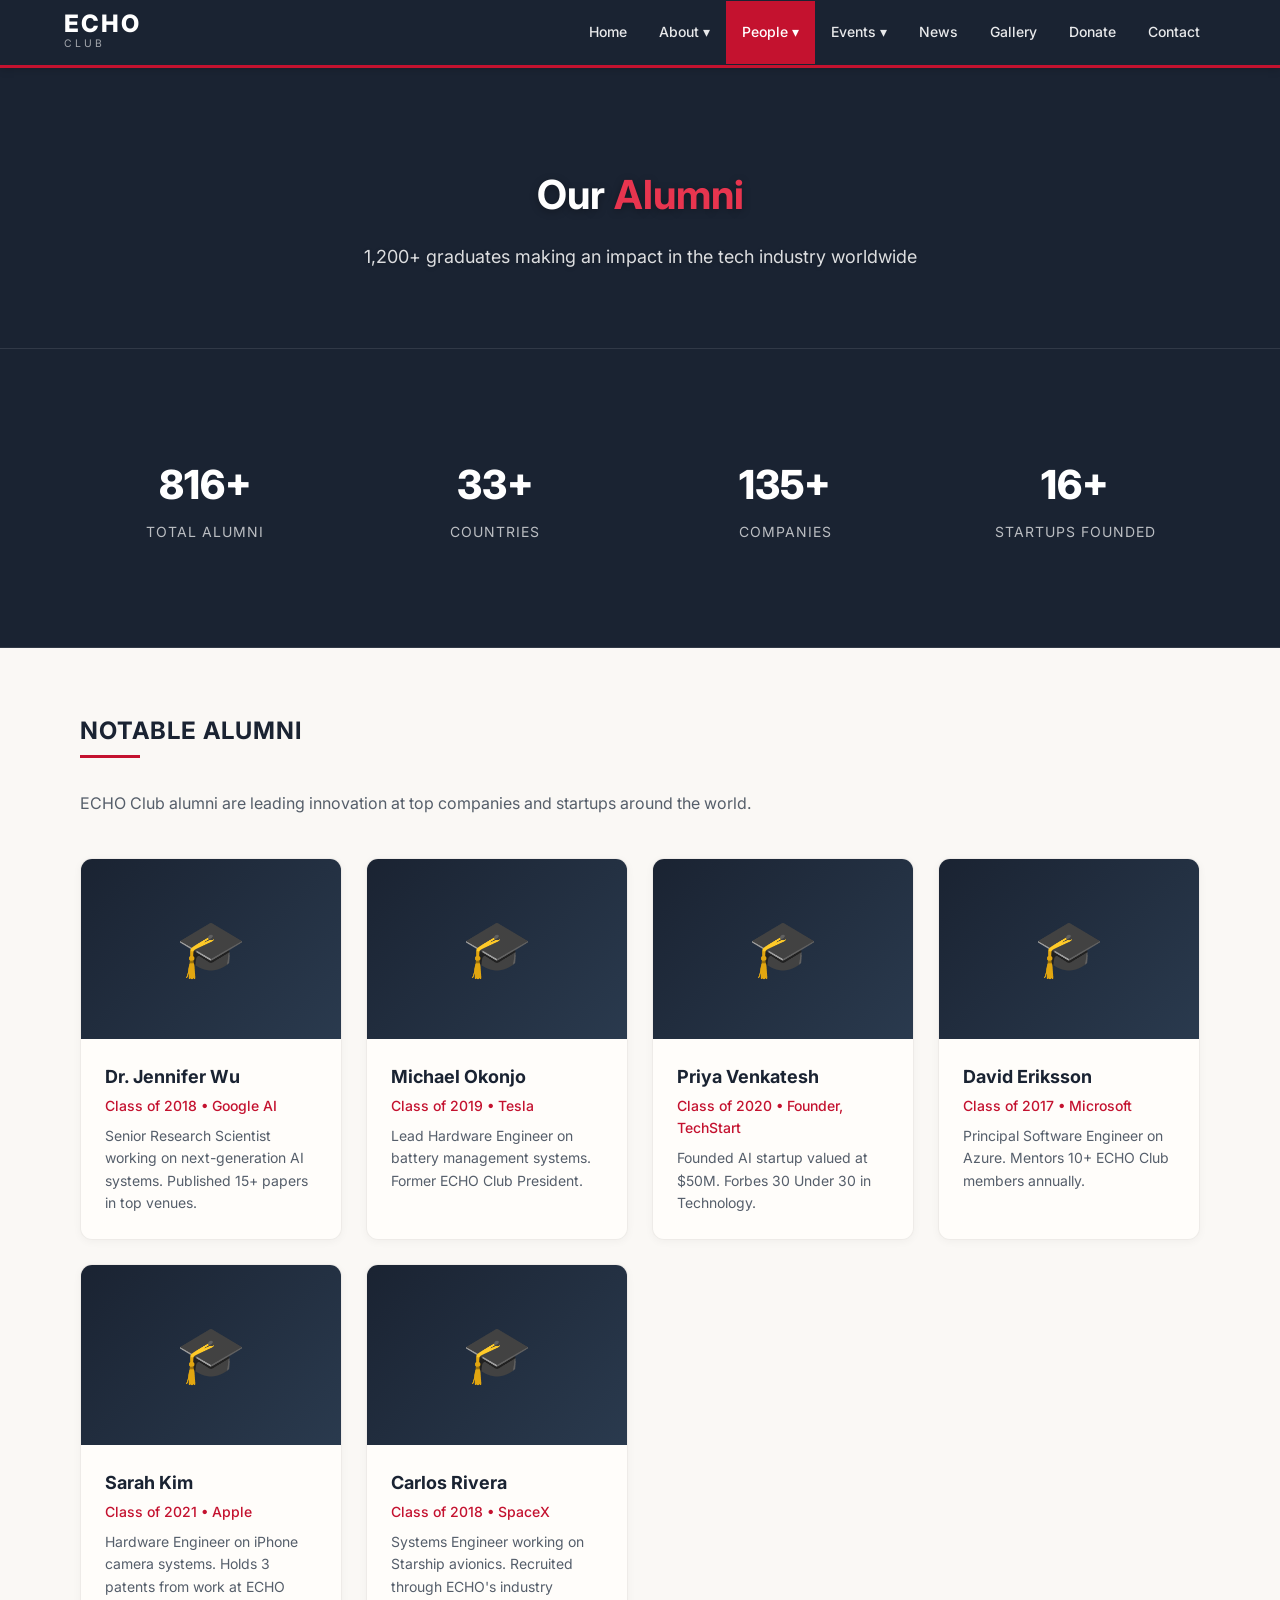
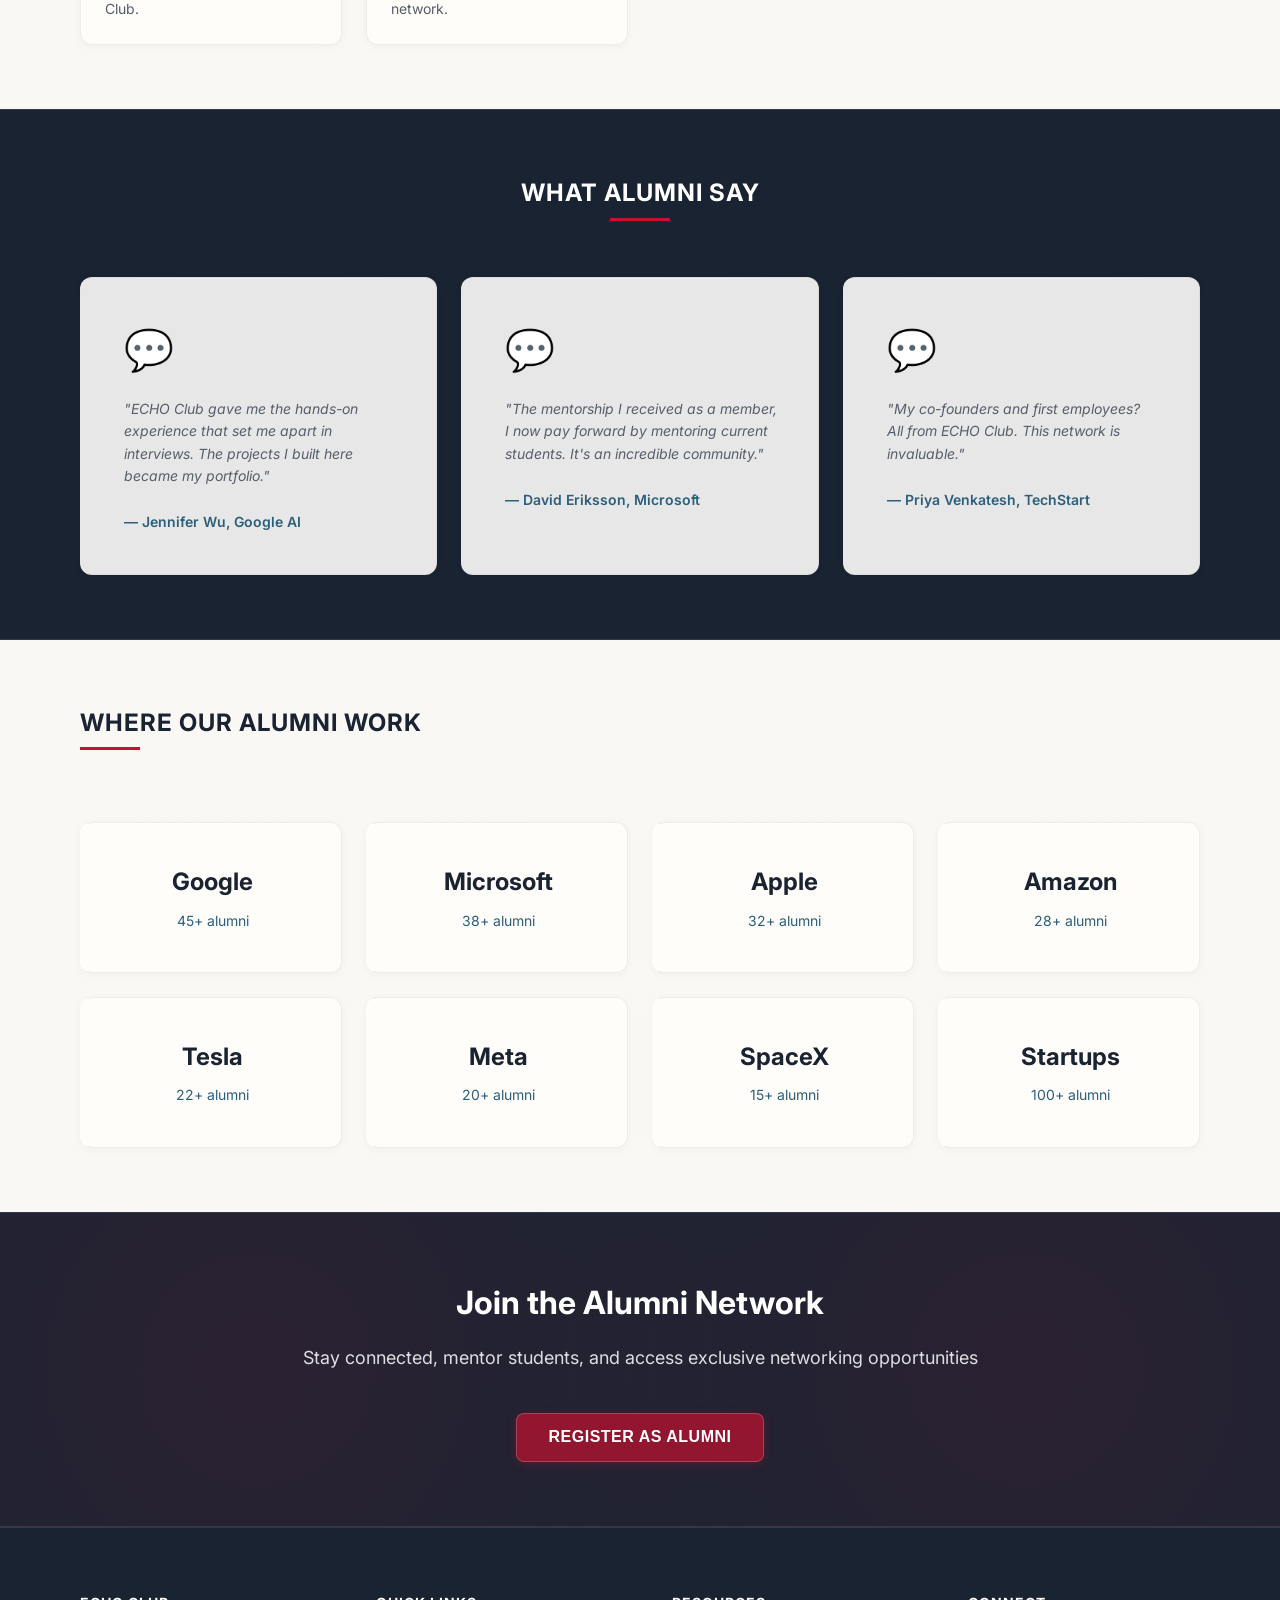
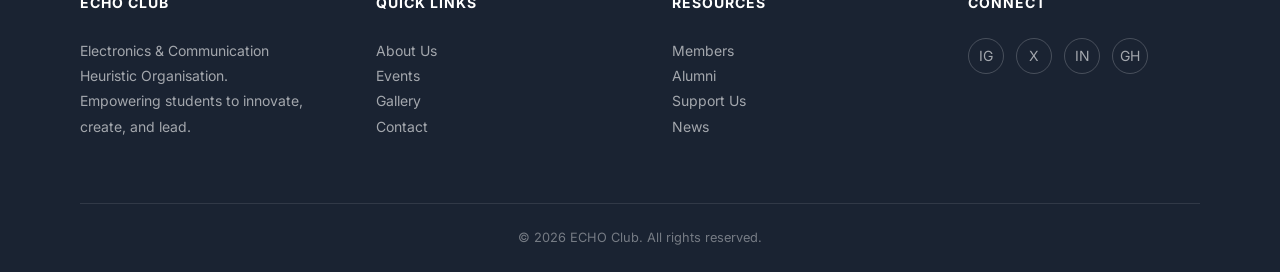
<file: alumni.html>
<!DOCTYPE html>
<html lang="en">

<head>
    <meta charset="UTF-8">
    <meta name="viewport" content="width=device-width, initial-scale=1.0">
    <meta name="description"
        content="Connect with ECHO Club alumni - our network of graduates making an impact in the tech industry worldwide.">
    <title>Alumni | ECHO Club</title>
    <link rel="stylesheet" href="index.css">
    <link rel="preconnect" href="https://fonts.googleapis.com">
    <link rel="preconnect" href="https://fonts.gstatic.com" crossorigin>
    <link href="https://fonts.googleapis.com/css2?family=Inter:wght@300;400;500;600;700;800&display=swap"
        rel="stylesheet">
</head>

<body>
    <!-- Navigation -->
    <nav class="navbar" id="navbar">
        <div class="nav-container">
            <div class="logo">
                <span class="logo-text">ECHO</span>
                <span class="logo-subtitle">Club</span>
            </div>
            <ul class="nav-links" id="navLinks">
                <li><a href="index.html" class="nav-link">Home</a></li>
                <li class="nav-dropdown">
                    <a href="about.html" class="nav-link">About ▾</a>
                    <div class="nav-dropdown-content">
                        <a href="about.html">About Us</a>
                        <a href="history.html">Our History</a>
                    </div>
                </li>
                <li class="nav-dropdown">
                    <a href="team.html" class="nav-link active">People ▾</a>
                    <div class="nav-dropdown-content">
                        <a href="team.html">Staff & Faculty</a>
                        <a href="members.html">Members</a>
                        <a href="alumni.html">Alumni</a>
                    </div>
                </li>
                <li class="nav-dropdown">
                    <a href="events.html" class="nav-link">Events ▾</a>
                    <div class="nav-dropdown-content">
                        <a href="events.html#echo-events">ECHO Club Events</a>
                        <a href="events.html#emerge-fest">EMERGE — Dept. Fest</a>
                        <a href="events.html#extracurricular">Workshops &amp; Reunions</a>
                    </div>
                </li>
                <li><a href="announcements.html" class="nav-link">News</a></li>
                <li><a href="gallery.html" class="nav-link">Gallery</a></li>
                <li><a href="donations.html" class="nav-link">Donate</a></li>
                <li><a href="contact.html" class="nav-link">Contact</a></li>
            </ul>
            <button class="btn-primary">Join Now</button>
            <button class="mobile-toggle" id="mobileToggle">
                <span></span>
                <span></span>
                <span></span>
            </button>
        </div>
    </nav>

    <!-- Page Header -->
    <section class="page-header"
        style="background-image: url('https://images.unsplash.com/photo-1523580494863-6f3031224c94?w=1600&q=80');">
        <h1>Our <span class="gradient-text">Alumni</span></h1>
        <p>1,200+ graduates making an impact in the tech industry worldwide</p>
    </section>

    <!-- Alumni Stats -->
    <section class="stats">
        <div class="container">
            <div class="stats-grid">
                <div class="stat-card">
                    <div class="stat-number" data-target="1200">0</div>
                    <div class="stat-label">Total Alumni</div>
                </div>
                <div class="stat-card">
                    <div class="stat-number" data-target="50">0</div>
                    <div class="stat-label">Countries</div>
                </div>
                <div class="stat-card">
                    <div class="stat-number" data-target="200">0</div>
                    <div class="stat-label">Companies</div>
                </div>
                <div class="stat-card">
                    <div class="stat-number" data-target="25">0</div>
                    <div class="stat-label">Startups Founded</div>
                </div>
            </div>
        </div>
    </section>

    <!-- Notable Alumni -->
    <section class="features">
        <div class="container">
            <h2 class="section-title">Notable Alumni</h2>
            <p class="section-subtitle">ECHO Club alumni are leading innovation at top companies and startups around the
                world.</p>
            <div class="team-grid">
                <div class="team-card">
                    <div class="team-card-image">🎓</div>
                    <div class="team-card-content">
                        <h3>Dr. Jennifer Wu</h3>
                        <p class="role">Class of 2018 • Google AI</p>
                        <p>Senior Research Scientist working on next-generation AI systems. Published 15+ papers in top
                            venues.</p>
                    </div>
                </div>
                <div class="team-card">
                    <div class="team-card-image">🎓</div>
                    <div class="team-card-content">
                        <h3>Michael Okonjo</h3>
                        <p class="role">Class of 2019 • Tesla</p>
                        <p>Lead Hardware Engineer on battery management systems. Former ECHO Club President.</p>
                    </div>
                </div>
                <div class="team-card">
                    <div class="team-card-image">🎓</div>
                    <div class="team-card-content">
                        <h3>Priya Venkatesh</h3>
                        <p class="role">Class of 2020 • Founder, TechStart</p>
                        <p>Founded AI startup valued at $50M. Forbes 30 Under 30 in Technology.</p>
                    </div>
                </div>
                <div class="team-card">
                    <div class="team-card-image">🎓</div>
                    <div class="team-card-content">
                        <h3>David Eriksson</h3>
                        <p class="role">Class of 2017 • Microsoft</p>
                        <p>Principal Software Engineer on Azure. Mentors 10+ ECHO Club members annually.</p>
                    </div>
                </div>
                <div class="team-card">
                    <div class="team-card-image">🎓</div>
                    <div class="team-card-content">
                        <h3>Sarah Kim</h3>
                        <p class="role">Class of 2021 • Apple</p>
                        <p>Hardware Engineer on iPhone camera systems. Holds 3 patents from work at ECHO Club.</p>
                    </div>
                </div>
                <div class="team-card">
                    <div class="team-card-image">🎓</div>
                    <div class="team-card-content">
                        <h3>Carlos Rivera</h3>
                        <p class="role">Class of 2018 • SpaceX</p>
                        <p>Systems Engineer working on Starship avionics. Recruited through ECHO's industry network.</p>
                    </div>
                </div>
            </div>
        </div>
    </section>

    <!-- Alumni Testimonials -->
    <section class="stats">
        <div class="container">
            <h2 class="section-title">What Alumni Say</h2>
            <div class="features-grid" style="margin-top: var(--spacing-xl);">
                <div class="feature-card">
                    <div class="feature-icon">💬</div>
                    <p style="font-style: italic; margin-bottom: var(--spacing-md);">"ECHO Club gave me the hands-on
                        experience that set me apart in interviews. The projects I built here became my portfolio."</p>
                    <p style="color: var(--secondary); font-weight: 600;">— Jennifer Wu, Google AI</p>
                </div>
                <div class="feature-card">
                    <div class="feature-icon">💬</div>
                    <p style="font-style: italic; margin-bottom: var(--spacing-md);">"The mentorship I received as a
                        member, I now pay forward by mentoring current students. It's an incredible community."</p>
                    <p style="color: var(--secondary); font-weight: 600;">— David Eriksson, Microsoft</p>
                </div>
                <div class="feature-card">
                    <div class="feature-icon">💬</div>
                    <p style="font-style: italic; margin-bottom: var(--spacing-md);">"My co-founders and first
                        employees? All from ECHO Club. This network is invaluable."</p>
                    <p style="color: var(--secondary); font-weight: 600;">— Priya Venkatesh, TechStart</p>
                </div>
            </div>
        </div>
    </section>

    <!-- Where Alumni Work -->
    <section class="features">
        <div class="container">
            <h2 class="section-title">Where Our Alumni Work</h2>
            <div class="features-grid">
                <div class="feature-card" style="text-align: center;">
                    <h3 style="font-size: var(--font-size-2xl);">Google</h3>
                    <p style="color: var(--secondary);">45+ alumni</p>
                </div>
                <div class="feature-card" style="text-align: center;">
                    <h3 style="font-size: var(--font-size-2xl);">Microsoft</h3>
                    <p style="color: var(--secondary);">38+ alumni</p>
                </div>
                <div class="feature-card" style="text-align: center;">
                    <h3 style="font-size: var(--font-size-2xl);">Apple</h3>
                    <p style="color: var(--secondary);">32+ alumni</p>
                </div>
                <div class="feature-card" style="text-align: center;">
                    <h3 style="font-size: var(--font-size-2xl);">Amazon</h3>
                    <p style="color: var(--secondary);">28+ alumni</p>
                </div>
                <div class="feature-card" style="text-align: center;">
                    <h3 style="font-size: var(--font-size-2xl);">Tesla</h3>
                    <p style="color: var(--secondary);">22+ alumni</p>
                </div>
                <div class="feature-card" style="text-align: center;">
                    <h3 style="font-size: var(--font-size-2xl);">Meta</h3>
                    <p style="color: var(--secondary);">20+ alumni</p>
                </div>
                <div class="feature-card" style="text-align: center;">
                    <h3 style="font-size: var(--font-size-2xl);">SpaceX</h3>
                    <p style="color: var(--secondary);">15+ alumni</p>
                </div>
                <div class="feature-card" style="text-align: center;">
                    <h3 style="font-size: var(--font-size-2xl);">Startups</h3>
                    <p style="color: var(--secondary);">100+ alumni</p>
                </div>
            </div>
        </div>
    </section>

    <!-- Alumni Network CTA -->
    <section class="cta">
        <div class="cta-content">
            <h2>Join the Alumni Network</h2>
            <p>Stay connected, mentor students, and access exclusive networking opportunities</p>
            <button class="btn-primary btn-large">Register as Alumni</button>
        </div>
    </section>

    <!-- Footer -->
    <footer class="footer">
        <div class="container">
            <div class="footer-content">
                <div class="footer-section">
                    <h4>ECHO Club</h4>
                    <p>Electronics & Communication Heuristic Organisation. Empowering students to innovate,
                        create, and
                        lead.</p>
                </div>
                <div class="footer-section">
                    <h4>Quick Links</h4>
                    <ul>
                        <li><a href="about.html">About Us</a></li>
                        <li><a href="events.html">Events</a></li>
                        <li><a href="gallery.html">Gallery</a></li>
                        <li><a href="contact.html">Contact</a></li>
                    </ul>
                </div>
                <div class="footer-section">
                    <h4>Resources</h4>
                    <ul>
                        <li><a href="members.html">Members</a></li>
                        <li><a href="alumni.html">Alumni</a></li>
                        <li><a href="donations.html">Support Us</a></li>
                        <li><a href="announcements.html">News</a></li>
                    </ul>
                </div>
                <div class="footer-section">
                    <h4>Connect</h4>
                    <div class="social-links">
                        <a href="#" class="social-link" title="Instagram">IG</a>
                        <a href="#" class="social-link" title="Twitter">X</a>
                        <a href="#" class="social-link" title="LinkedIn">IN</a>
                        <a href="#" class="social-link" title="GitHub">GH</a>
                    </div>
                </div>
            </div>
            <div class="footer-bottom">
                <p>&copy; 2026 ECHO Club. All rights reserved.</p>
            </div>
        </div>
    </footer>

    <script src="script.js"></script>
</body>

</html>
</file>
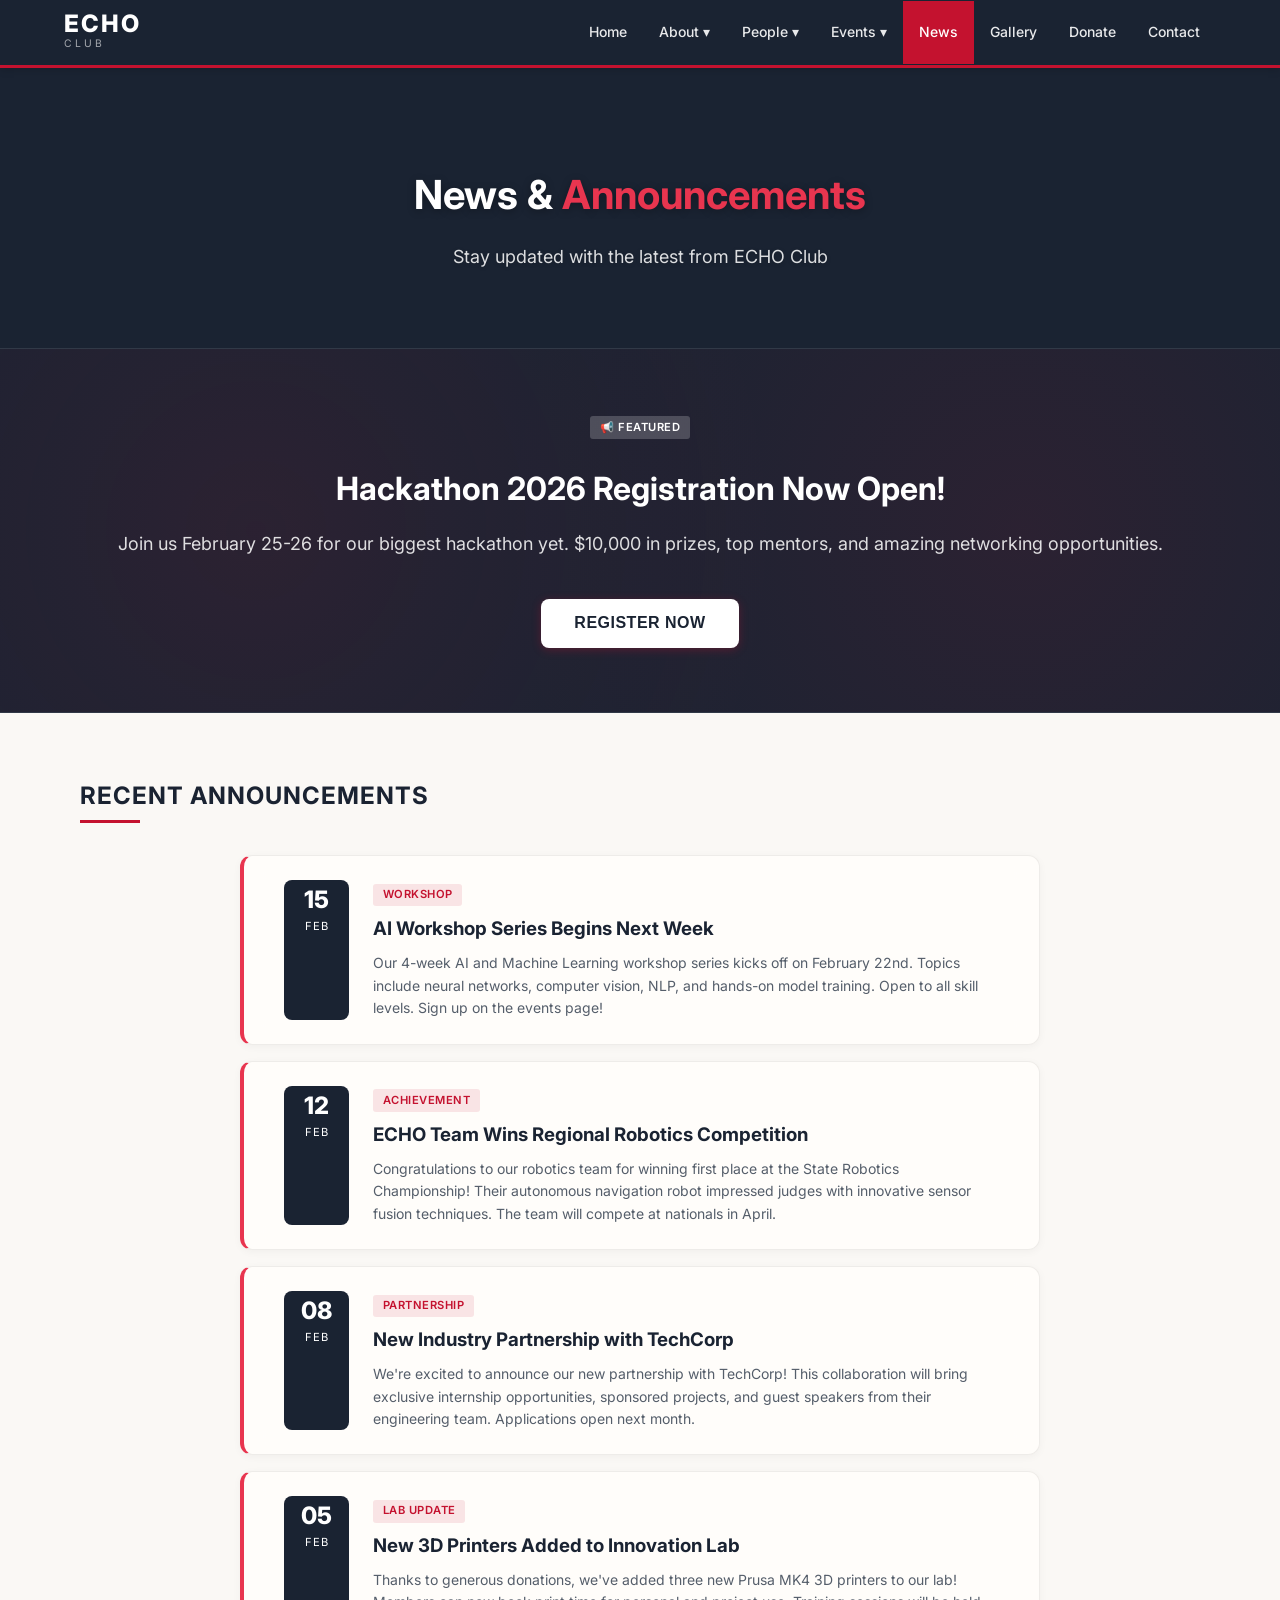
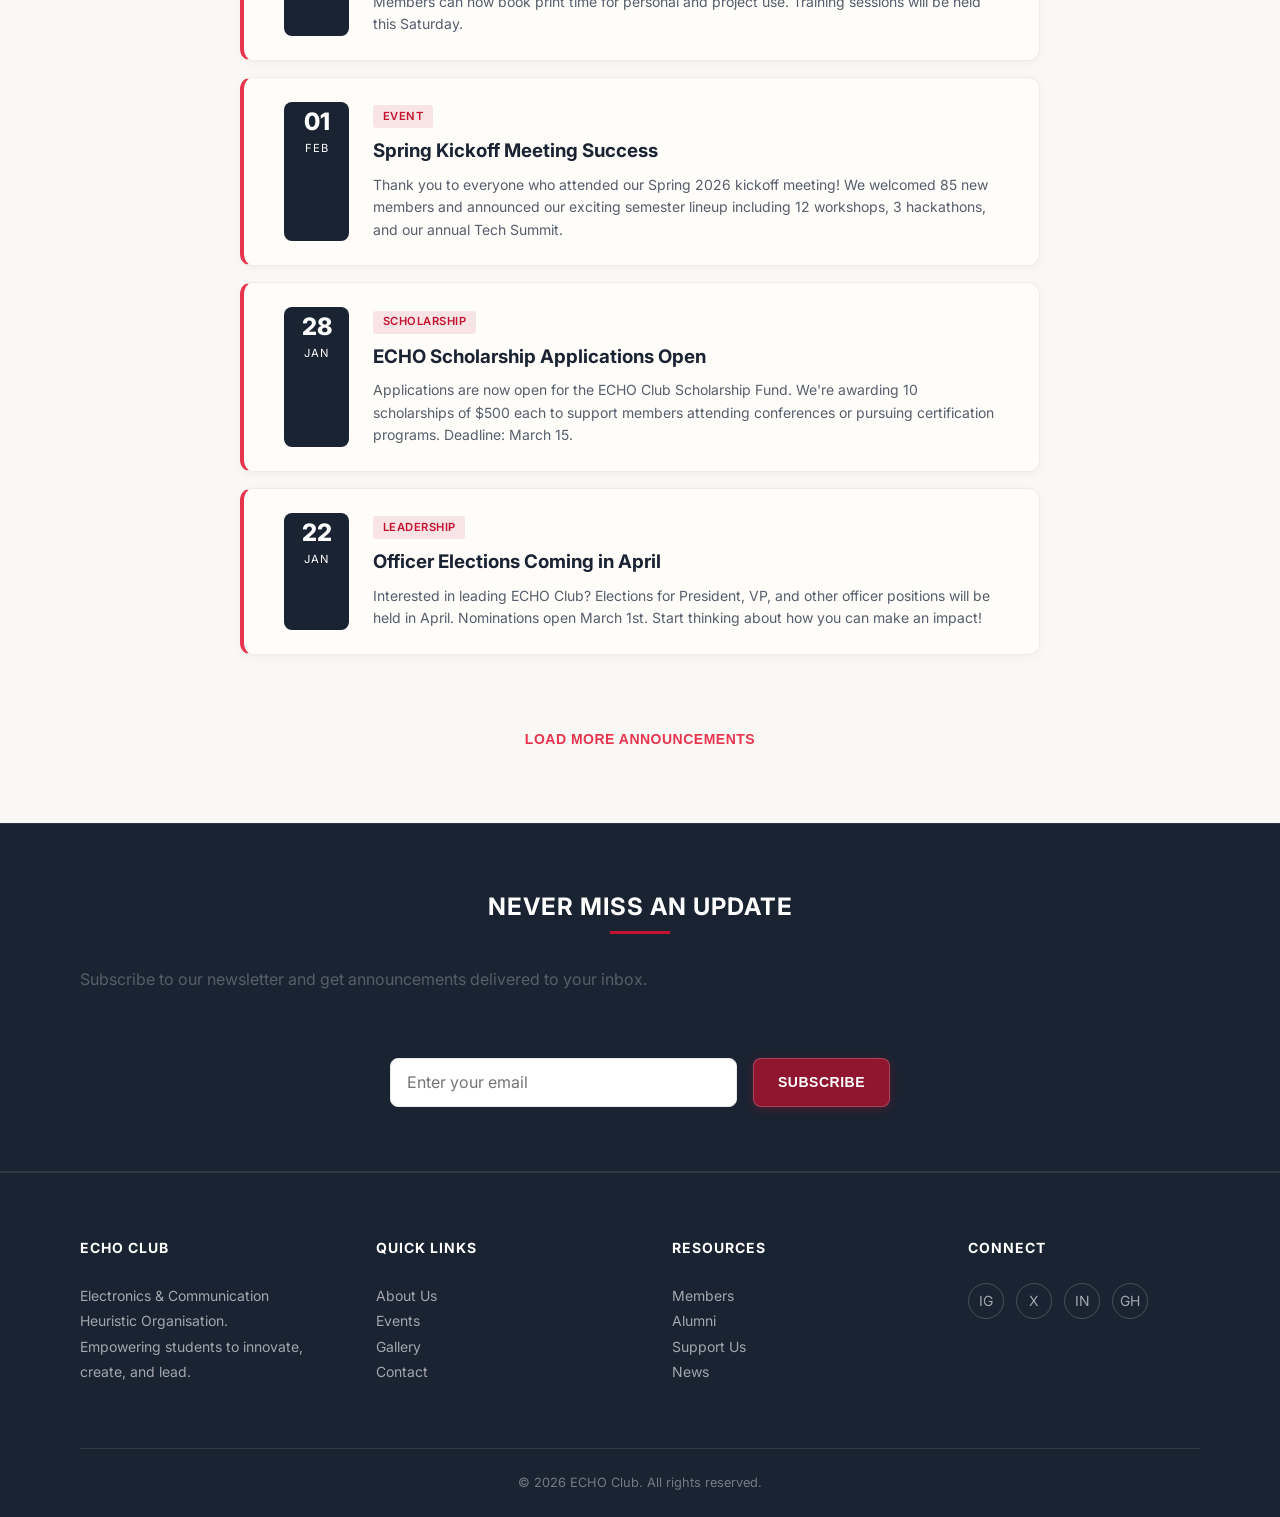
<file: announcements.html>
<!DOCTYPE html>
<html lang="en">

<head>
    <meta charset="UTF-8">
    <meta name="viewport" content="width=device-width, initial-scale=1.0">
    <meta name="description"
        content="Stay updated with the latest ECHO Club news, announcements, and important updates.">
    <title>Announcements | ECHO Club</title>
    <link rel="stylesheet" href="index.css">
    <link rel="preconnect" href="https://fonts.googleapis.com">
    <link rel="preconnect" href="https://fonts.gstatic.com" crossorigin>
    <link href="https://fonts.googleapis.com/css2?family=Inter:wght@300;400;500;600;700;800&display=swap"
        rel="stylesheet">
</head>

<body>
    <!-- Navigation -->
    <nav class="navbar" id="navbar">
        <div class="nav-container">
            <div class="logo">
                <span class="logo-text">ECHO</span>
                <span class="logo-subtitle">Club</span>
            </div>
            <ul class="nav-links" id="navLinks">
                <li><a href="index.html" class="nav-link">Home</a></li>
                <li class="nav-dropdown">
                    <a href="about.html" class="nav-link">About ▾</a>
                    <div class="nav-dropdown-content">
                        <a href="about.html">About Us</a>
                        <a href="history.html">Our History</a>
                    </div>
                </li>
                <li class="nav-dropdown">
                    <a href="team.html" class="nav-link">People ▾</a>
                    <div class="nav-dropdown-content">
                        <a href="team.html">Staff & Faculty</a>
                        <a href="members.html">Members</a>
                        <a href="alumni.html">Alumni</a>
                    </div>
                </li>
                <li class="nav-dropdown">
                    <a href="events.html" class="nav-link">Events ▾</a>
                    <div class="nav-dropdown-content">
                        <a href="events.html#echo-events">ECHO Club Events</a>
                        <a href="events.html#emerge-fest">EMERGE — Dept. Fest</a>
                        <a href="events.html#extracurricular">Workshops &amp; Reunions</a>
                    </div>
                </li>
                <li><a href="announcements.html" class="nav-link active">News</a></li>
                <li><a href="gallery.html" class="nav-link">Gallery</a></li>
                <li><a href="donations.html" class="nav-link">Donate</a></li>
                <li><a href="contact.html" class="nav-link">Contact</a></li>
            </ul>
            <button class="btn-primary">Join Now</button>
            <button class="mobile-toggle" id="mobileToggle">
                <span></span>
                <span></span>
                <span></span>
            </button>
        </div>
    </nav>

    <!-- Page Header -->
    <section class="page-header"
        style="background-image: url('https://images.unsplash.com/photo-1504711434969-e33886168d6c?w=1600&q=80');">
        <h1>News & <span class="gradient-text">Announcements</span></h1>
        <p>Stay updated with the latest from ECHO Club</p>
    </section>

    <!-- Featured Announcement -->
    <section class="cta">
        <div class="cta-content">
            <span class="announcement-badge" style="background: rgba(255,255,255,0.2); color: white;">📢 Featured</span>
            <h2 style="margin-top: var(--spacing-sm);">Hackathon 2026 Registration Now Open!</h2>
            <p>Join us February 25-26 for our biggest hackathon yet. $10,000 in prizes, top mentors, and amazing
                networking opportunities.</p>
            <button class="btn-primary btn-large" style="background: white; color: var(--primary);">Register
                Now</button>
        </div>
    </section>

    <!-- Announcements List -->
    <section class="features">
        <div class="container">
            <h2 class="section-title">Recent Announcements</h2>
            <div class="announcement-list">
                <div class="announcement-card">
                    <div class="announcement-date">
                        <span class="day">15</span>
                        <span class="month">Feb</span>
                    </div>
                    <div class="announcement-content">
                        <span class="announcement-badge">Workshop</span>
                        <h3>AI Workshop Series Begins Next Week</h3>
                        <p>Our 4-week AI and Machine Learning workshop series kicks off on February 22nd. Topics include
                            neural networks, computer vision, NLP, and hands-on model training. Open to all skill
                            levels. Sign up on the events page!</p>
                    </div>
                </div>

                <div class="announcement-card">
                    <div class="announcement-date">
                        <span class="day">12</span>
                        <span class="month">Feb</span>
                    </div>
                    <div class="announcement-content">
                        <span class="announcement-badge">Achievement</span>
                        <h3>ECHO Team Wins Regional Robotics Competition</h3>
                        <p>Congratulations to our robotics team for winning first place at the State Robotics
                            Championship! Their autonomous navigation robot impressed judges with innovative sensor
                            fusion techniques. The team will compete at nationals in April.</p>
                    </div>
                </div>

                <div class="announcement-card">
                    <div class="announcement-date">
                        <span class="day">08</span>
                        <span class="month">Feb</span>
                    </div>
                    <div class="announcement-content">
                        <span class="announcement-badge">Partnership</span>
                        <h3>New Industry Partnership with TechCorp</h3>
                        <p>We're excited to announce our new partnership with TechCorp! This collaboration will bring
                            exclusive internship opportunities, sponsored projects, and guest speakers from their
                            engineering team. Applications open next month.</p>
                    </div>
                </div>

                <div class="announcement-card">
                    <div class="announcement-date">
                        <span class="day">05</span>
                        <span class="month">Feb</span>
                    </div>
                    <div class="announcement-content">
                        <span class="announcement-badge">Lab Update</span>
                        <h3>New 3D Printers Added to Innovation Lab</h3>
                        <p>Thanks to generous donations, we've added three new Prusa MK4 3D printers to our lab! Members
                            can now book print time for personal and project use. Training sessions will be held this
                            Saturday.</p>
                    </div>
                </div>

                <div class="announcement-card">
                    <div class="announcement-date">
                        <span class="day">01</span>
                        <span class="month">Feb</span>
                    </div>
                    <div class="announcement-content">
                        <span class="announcement-badge">Event</span>
                        <h3>Spring Kickoff Meeting Success</h3>
                        <p>Thank you to everyone who attended our Spring 2026 kickoff meeting! We welcomed 85 new
                            members and announced our exciting semester lineup including 12 workshops, 3 hackathons, and
                            our annual Tech Summit.</p>
                    </div>
                </div>

                <div class="announcement-card">
                    <div class="announcement-date">
                        <span class="day">28</span>
                        <span class="month">Jan</span>
                    </div>
                    <div class="announcement-content">
                        <span class="announcement-badge">Scholarship</span>
                        <h3>ECHO Scholarship Applications Open</h3>
                        <p>Applications are now open for the ECHO Club Scholarship Fund. We're awarding 10 scholarships
                            of $500 each to support members attending conferences or pursuing certification programs.
                            Deadline: March 15.</p>
                    </div>
                </div>

                <div class="announcement-card">
                    <div class="announcement-date">
                        <span class="day">22</span>
                        <span class="month">Jan</span>
                    </div>
                    <div class="announcement-content">
                        <span class="announcement-badge">Leadership</span>
                        <h3>Officer Elections Coming in April</h3>
                        <p>Interested in leading ECHO Club? Elections for President, VP, and other officer positions
                            will be held in April. Nominations open March 1st. Start thinking about how you can make an
                            impact!</p>
                    </div>
                </div>
            </div>

            <div style="text-align: center; margin-top: var(--spacing-xl);">
                <button class="btn-secondary">Load More Announcements</button>
            </div>
        </div>
    </section>

    <!-- Newsletter Signup -->
    <section class="stats">
        <div class="container">
            <h2 class="section-title">Never Miss an Update</h2>
            <p class="section-subtitle">Subscribe to our newsletter and get announcements delivered to your inbox.</p>
            <div style="max-width: 500px; margin: var(--spacing-xl) auto 0; display: flex; gap: var(--spacing-sm);">
                <input type="email" placeholder="Enter your email" class="form-input" style="flex: 1;">
                <button class="btn-primary">Subscribe</button>
            </div>
        </div>
    </section>

    <!-- Footer -->
    <footer class="footer">
        <div class="container">
            <div class="footer-content">
                <div class="footer-section">
                    <h4>ECHO Club</h4>
                    <p>Electronics & Communication Heuristic Organisation. Empowering students to innovate,
                        create, and
                        lead.</p>
                </div>
                <div class="footer-section">
                    <h4>Quick Links</h4>
                    <ul>
                        <li><a href="about.html">About Us</a></li>
                        <li><a href="events.html">Events</a></li>
                        <li><a href="gallery.html">Gallery</a></li>
                        <li><a href="contact.html">Contact</a></li>
                    </ul>
                </div>
                <div class="footer-section">
                    <h4>Resources</h4>
                    <ul>
                        <li><a href="members.html">Members</a></li>
                        <li><a href="alumni.html">Alumni</a></li>
                        <li><a href="donations.html">Support Us</a></li>
                        <li><a href="announcements.html">News</a></li>
                    </ul>
                </div>
                <div class="footer-section">
                    <h4>Connect</h4>
                    <div class="social-links">
                        <a href="#" class="social-link" title="Instagram">IG</a>
                        <a href="#" class="social-link" title="Twitter">X</a>
                        <a href="#" class="social-link" title="LinkedIn">IN</a>
                        <a href="#" class="social-link" title="GitHub">GH</a>
                    </div>
                </div>
            </div>
            <div class="footer-bottom">
                <p>&copy; 2026 ECHO Club. All rights reserved.</p>
            </div>
        </div>
    </footer>

    <script src="script.js"></script>
</body>

</html>
</file>
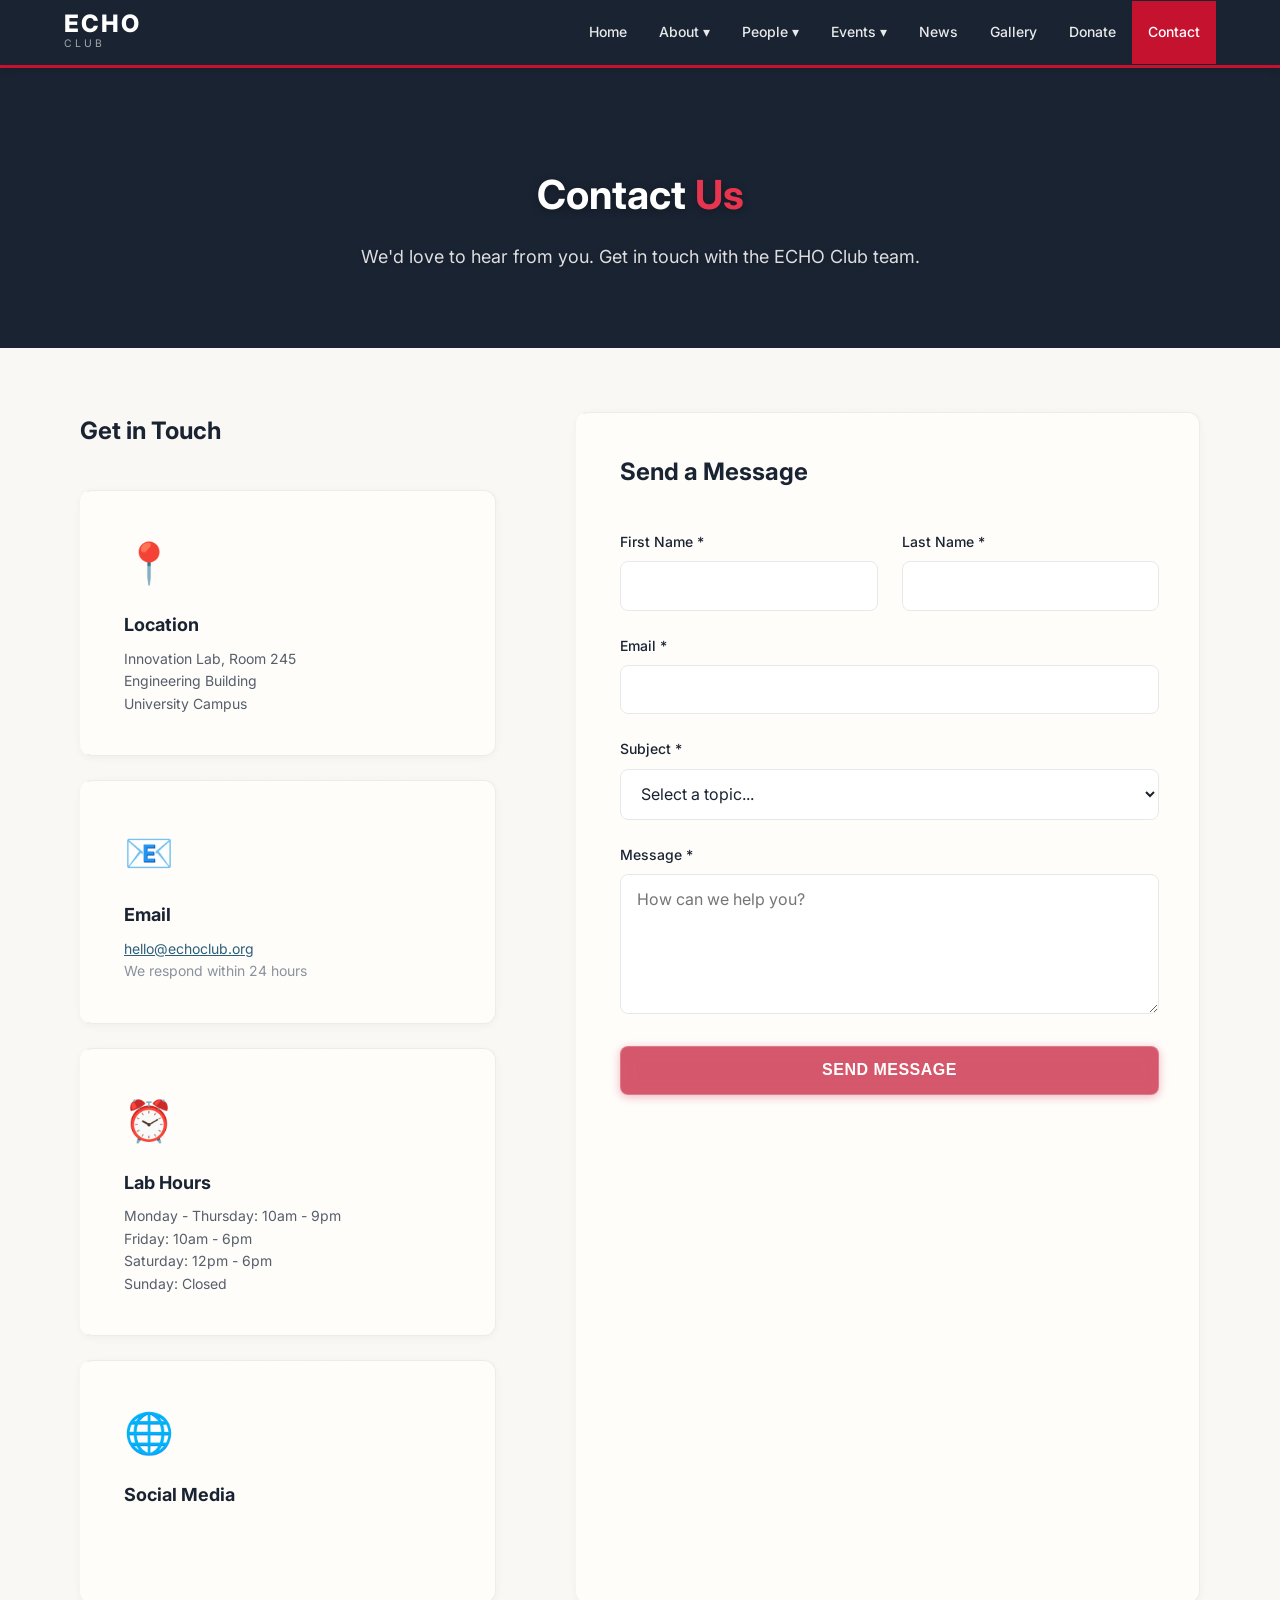
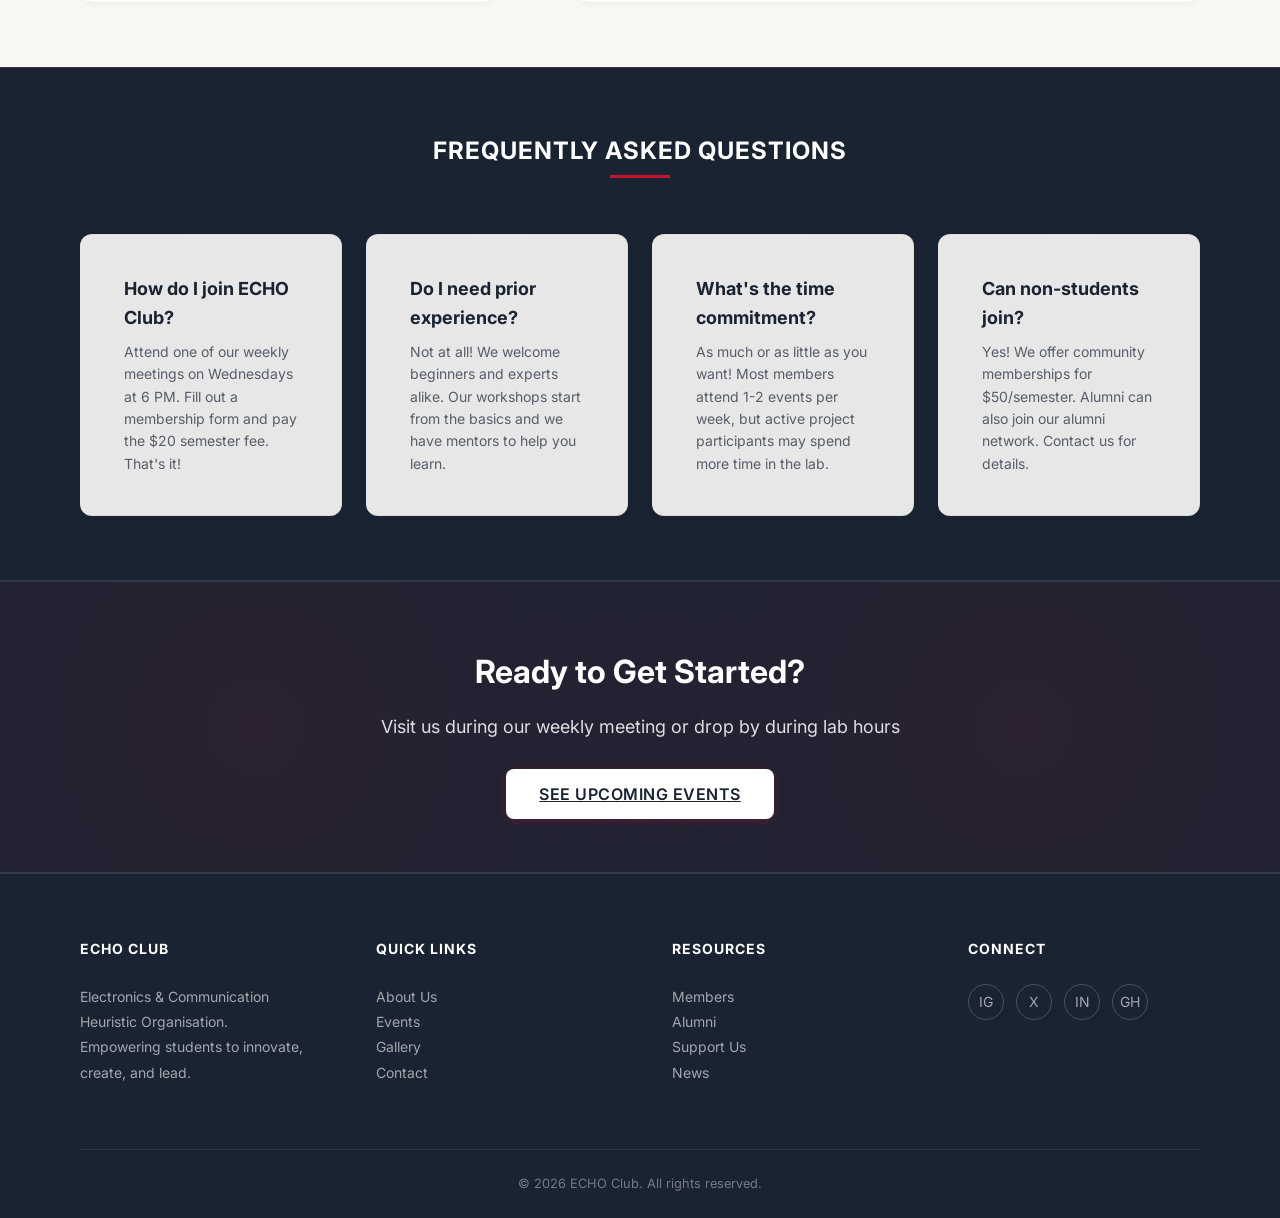
<file: contact.html>
<!DOCTYPE html>
<html lang="en">

<head>
    <meta charset="UTF-8">
    <meta name="viewport" content="width=device-width, initial-scale=1.0">
    <meta name="description"
        content="Contact ECHO Club - Get in touch with our team for questions, partnerships, or membership inquiries.">
    <title>Contact | ECHO Club</title>
    <link rel="stylesheet" href="index.css">
    <link rel="preconnect" href="https://fonts.googleapis.com">
    <link rel="preconnect" href="https://fonts.gstatic.com" crossorigin>
    <link href="https://fonts.googleapis.com/css2?family=Inter:wght@300;400;500;600;700;800&display=swap"
        rel="stylesheet">
</head>

<body>
    <!-- Navigation -->
    <nav class="navbar" id="navbar">
        <div class="nav-container">
            <div class="logo">
                <span class="logo-text">ECHO</span>
                <span class="logo-subtitle">Club</span>
            </div>
            <ul class="nav-links" id="navLinks">
                <li><a href="index.html" class="nav-link">Home</a></li>
                <li class="nav-dropdown">
                    <a href="about.html" class="nav-link">About ▾</a>
                    <div class="nav-dropdown-content">
                        <a href="about.html">About Us</a>
                        <a href="history.html">Our History</a>
                    </div>
                </li>
                <li class="nav-dropdown">
                    <a href="team.html" class="nav-link">People ▾</a>
                    <div class="nav-dropdown-content">
                        <a href="team.html">Staff & Faculty</a>
                        <a href="members.html">Members</a>
                        <a href="alumni.html">Alumni</a>
                    </div>
                </li>
                <li class="nav-dropdown">
                    <a href="events.html" class="nav-link">Events ▾</a>
                    <div class="nav-dropdown-content">
                        <a href="events.html#echo-events">ECHO Club Events</a>
                        <a href="events.html#emerge-fest">EMERGE — Dept. Fest</a>
                        <a href="events.html#extracurricular">Workshops &amp; Reunions</a>
                    </div>
                </li>
                <li><a href="announcements.html" class="nav-link">News</a></li>
                <li><a href="gallery.html" class="nav-link">Gallery</a></li>
                <li><a href="donations.html" class="nav-link">Donate</a></li>
                <li><a href="contact.html" class="nav-link active">Contact</a></li>
            </ul>
            <button class="btn-primary">Join Now</button>
            <button class="mobile-toggle" id="mobileToggle">
                <span></span>
                <span></span>
                <span></span>
            </button>
        </div>
    </nav>

    <!-- Page Header -->
    <section class="page-header"
        style="background-image: url('https://images.unsplash.com/photo-1423666639041-f56000c27a9a?w=1600&q=80');">
        <h1>Contact <span class="gradient-text">Us</span></h1>
        <p>We'd love to hear from you. Get in touch with the ECHO Club team.</p>
    </section>

    <!-- Contact Info + Form -->
    <section class="features">
        <div class="container">
            <div style="display: grid; grid-template-columns: 1fr 1.5fr; gap: var(--spacing-2xl);">
                <!-- Contact Information -->
                <div>
                    <h2 style="margin-bottom: var(--spacing-lg);">Get in Touch</h2>

                    <div class="feature-card" style="margin-bottom: var(--spacing-md);">
                        <div class="feature-icon">📍</div>
                        <h3>Location</h3>
                        <p>Innovation Lab, Room 245<br>Engineering Building<br>University Campus</p>
                    </div>

                    <div class="feature-card" style="margin-bottom: var(--spacing-md);">
                        <div class="feature-icon">📧</div>
                        <h3>Email</h3>
                        <p><a href="mailto:hello@echoclub.org" style="color: var(--secondary);">hello@echoclub.org</a>
                        </p>
                        <p style="font-size: var(--font-size-sm); color: var(--text-muted);">We respond within 24 hours
                        </p>
                    </div>

                    <div class="feature-card" style="margin-bottom: var(--spacing-md);">
                        <div class="feature-icon">⏰</div>
                        <h3>Lab Hours</h3>
                        <p>Monday - Thursday: 10am - 9pm<br>Friday: 10am - 6pm<br>Saturday: 12pm - 6pm<br>Sunday: Closed
                        </p>
                    </div>

                    <div class="feature-card">
                        <div class="feature-icon">🌐</div>
                        <h3>Social Media</h3>
                        <div class="social-links" style="margin-top: var(--spacing-sm);">
                            <a href="#" class="social-link" title="Instagram">IG</a>
                            <a href="#" class="social-link" title="Twitter">X</a>
                            <a href="#" class="social-link" title="LinkedIn">IN</a>
                            <a href="#" class="social-link" title="GitHub">GH</a>
                        </div>
                    </div>
                </div>

                <!-- Contact Form -->
                <div class="feature-card">
                    <h2 style="margin-bottom: var(--spacing-lg);">Send a Message</h2>
                    <form id="contact-form">
                        <div style="display: grid; grid-template-columns: 1fr 1fr; gap: var(--spacing-md);">
                            <div class="form-group">
                                <label class="form-label" for="firstName">First Name *</label>
                                <input type="text" id="firstName" class="form-input" required>
                            </div>
                            <div class="form-group">
                                <label class="form-label" for="lastName">Last Name *</label>
                                <input type="text" id="lastName" class="form-input" required>
                            </div>
                        </div>

                        <div class="form-group">
                            <label class="form-label" for="email">Email *</label>
                            <input type="email" id="email" class="form-input" required>
                        </div>

                        <div class="form-group">
                            <label class="form-label" for="subject">Subject *</label>
                            <select id="subject" class="form-input" required>
                                <option value="">Select a topic...</option>
                                <option value="membership">Membership Inquiry</option>
                                <option value="events">Event Information</option>
                                <option value="partnership">Partnership/Sponsorship</option>
                                <option value="volunteer">Volunteer Opportunities</option>
                                <option value="media">Media Inquiry</option>
                                <option value="other">Other</option>
                            </select>
                        </div>

                        <div class="form-group">
                            <label class="form-label" for="message">Message *</label>
                            <textarea id="message" class="form-textarea" rows="5" required
                                placeholder="How can we help you?"></textarea>
                        </div>

                        <button type="submit" class="btn-primary btn-large" style="width: 100%;">Send Message</button>
                    </form>
                </div>
            </div>
        </div>
    </section>

    <!-- FAQ Section -->
    <section class="stats">
        <div class="container">
            <h2 class="section-title">Frequently Asked Questions</h2>
            <div class="features-grid" style="margin-top: var(--spacing-xl);">
                <div class="feature-card">
                    <h3>How do I join ECHO Club?</h3>
                    <p>Attend one of our weekly meetings on Wednesdays at 6 PM. Fill out a membership form and pay the
                        $20 semester fee. That's it!</p>
                </div>
                <div class="feature-card">
                    <h3>Do I need prior experience?</h3>
                    <p>Not at all! We welcome beginners and experts alike. Our workshops start from the basics and we
                        have mentors to help you learn.</p>
                </div>
                <div class="feature-card">
                    <h3>What's the time commitment?</h3>
                    <p>As much or as little as you want! Most members attend 1-2 events per week, but active project
                        participants may spend more time in the lab.</p>
                </div>
                <div class="feature-card">
                    <h3>Can non-students join?</h3>
                    <p>Yes! We offer community memberships for $50/semester. Alumni can also join our alumni network.
                        Contact us for details.</p>
                </div>
            </div>
        </div>
    </section>

    <!-- CTA -->
    <section class="cta">
        <div class="cta-content">
            <h2>Ready to Get Started?</h2>
            <p>Visit us during our weekly meeting or drop by during lab hours</p>
            <a href="events.html" class="btn-primary btn-large" style="background: white; color: var(--primary);">See
                Upcoming Events</a>
        </div>
    </section>

    <!-- Footer -->
    <footer class="footer">
        <div class="container">
            <div class="footer-content">
                <div class="footer-section">
                    <h4>ECHO Club</h4>
                    <p>Electronics & Communication Heuristic Organisation. Empowering students to innovate,
                        create, and
                        lead.</p>
                </div>
                <div class="footer-section">
                    <h4>Quick Links</h4>
                    <ul>
                        <li><a href="about.html">About Us</a></li>
                        <li><a href="events.html">Events</a></li>
                        <li><a href="gallery.html">Gallery</a></li>
                        <li><a href="contact.html">Contact</a></li>
                    </ul>
                </div>
                <div class="footer-section">
                    <h4>Resources</h4>
                    <ul>
                        <li><a href="members.html">Members</a></li>
                        <li><a href="alumni.html">Alumni</a></li>
                        <li><a href="donations.html">Support Us</a></li>
                        <li><a href="announcements.html">News</a></li>
                    </ul>
                </div>
                <div class="footer-section">
                    <h4>Connect</h4>
                    <div class="social-links">
                        <a href="#" class="social-link" title="Instagram">IG</a>
                        <a href="#" class="social-link" title="Twitter">X</a>
                        <a href="#" class="social-link" title="LinkedIn">IN</a>
                        <a href="#" class="social-link" title="GitHub">GH</a>
                    </div>
                </div>
            </div>
            <div class="footer-bottom">
                <p>&copy; 2026 ECHO Club. All rights reserved.</p>
            </div>
        </div>
    </footer>

    <script src="script.js"></script>
</body>

</html>
</file>
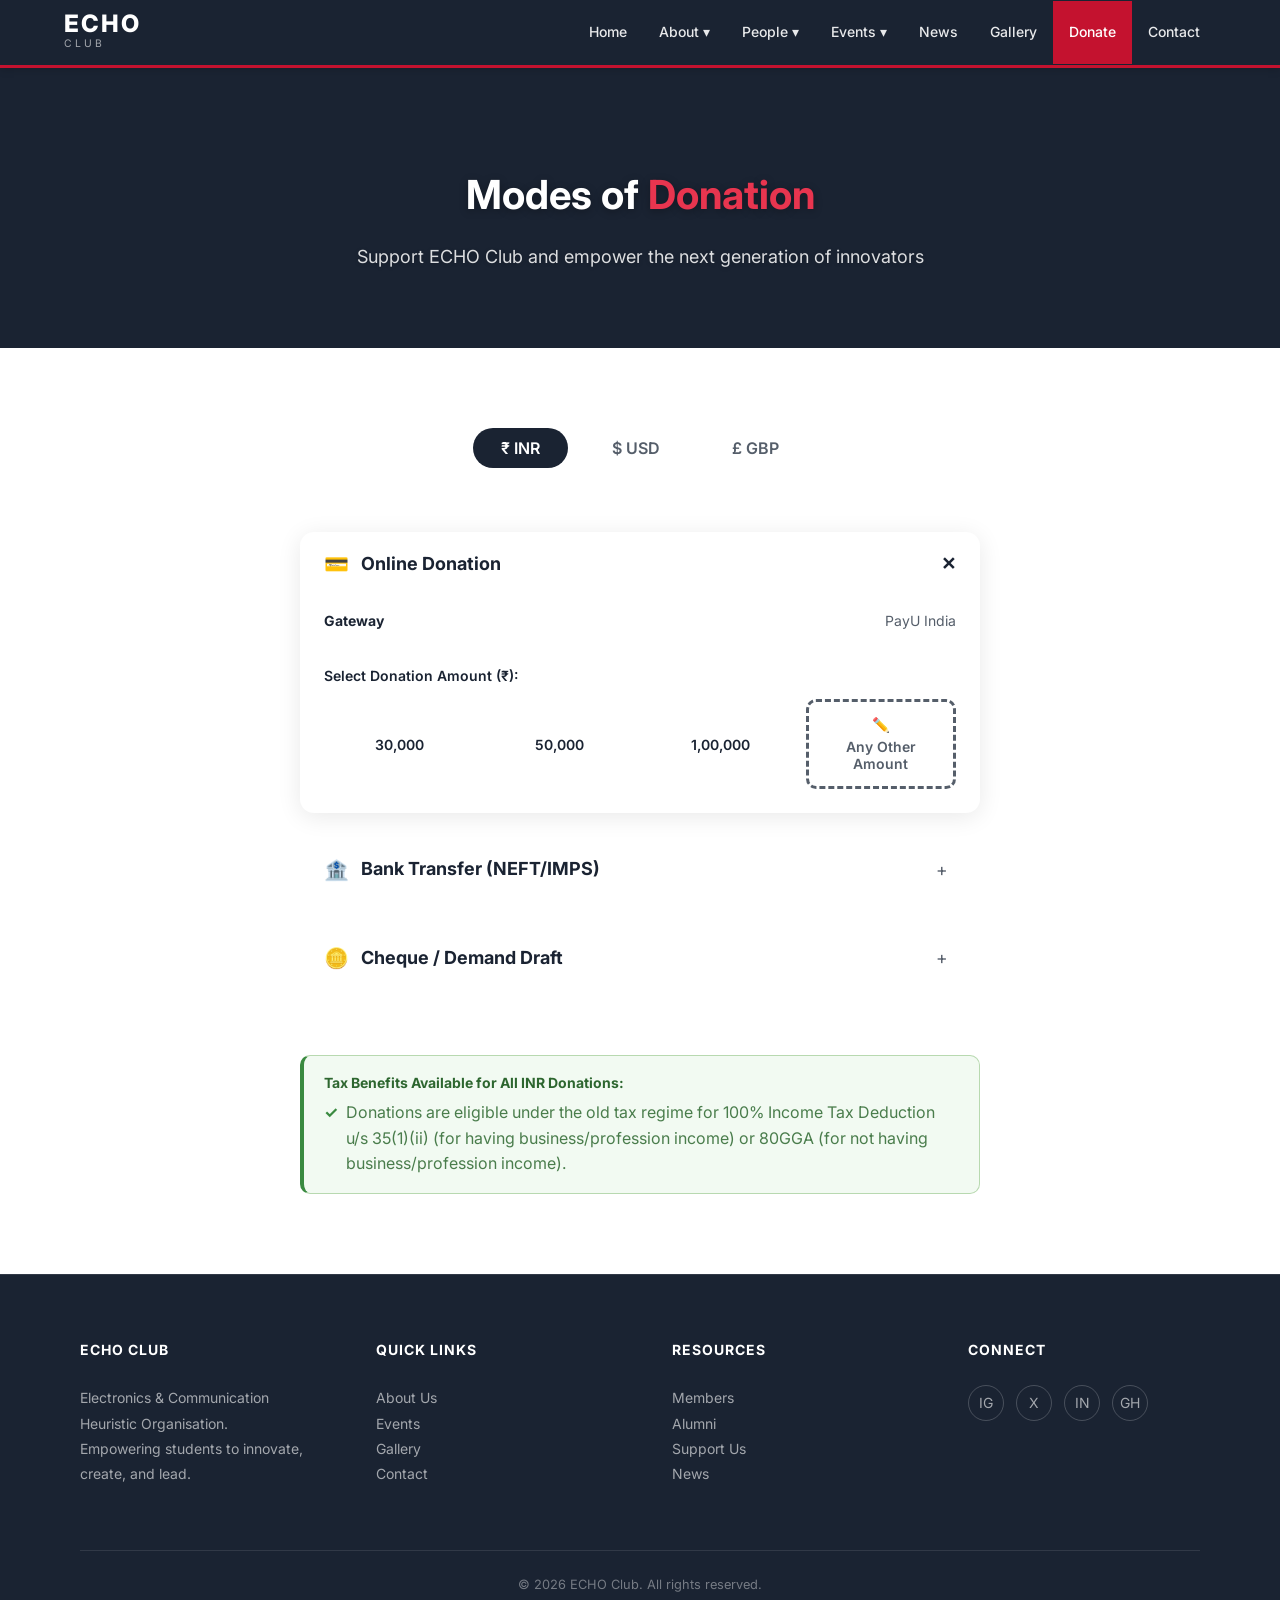
<file: donations.html>
<!DOCTYPE html>
<html lang="en">

<head>
    <meta charset="UTF-8">
    <meta name="viewport" content="width=device-width, initial-scale=1.0">
    <meta name="description"
        content="Support ECHO Club through donations. Help us provide equipment, scholarships, and resources for student innovation.">
    <title>Donate | ECHO Club</title>
    <link rel="stylesheet" href="index.css">
    <link rel="preconnect" href="https://fonts.googleapis.com">
    <link rel="preconnect" href="https://fonts.gstatic.com" crossorigin>
    <link href="https://fonts.googleapis.com/css2?family=Inter:wght@300;400;500;600;700;800&display=swap"
        rel="stylesheet">
    <style>
        /* ── Donation Page Specific Styles ── */
        .donation-section {
            padding: var(--spacing-2xl) 0;
            background: var(--bg-primary);
        }

        .donation-wrapper {
            max-width: 760px;
            margin: 0 auto;
            padding: 0 var(--spacing-lg);
        }

        /* Currency Tabs */
        .currency-tabs {
            display: flex;
            justify-content: center;
            gap: var(--spacing-sm);
            margin-bottom: var(--spacing-xl);
        }

        .currency-tab {
            padding: 10px 28px;
            border-radius: 50px;
            border: 2px solid var(--border);
            background: transparent;
            color: var(--text-secondary);
            font-size: var(--font-size-base);
            font-weight: 600;
            cursor: pointer;
            transition: all 0.2s ease;
            font-family: var(--font-family);
        }

        .currency-tab:hover {
            border-color: var(--primary);
            color: var(--primary);
        }

        .currency-tab.active {
            background: var(--primary);
            border-color: var(--primary);
            color: #fff;
        }

        /* Accordion Cards */
        .payment-accordion {
            display: flex;
            flex-direction: column;
            gap: var(--spacing-md);
            margin-bottom: var(--spacing-xl);
        }

        .payment-card {
            border: 1.5px solid var(--border);
            border-radius: 14px;
            background: var(--bg-card);
            overflow: hidden;
            transition: box-shadow 0.2s ease;
        }

        .payment-card.open {
            box-shadow: 0 4px 24px rgba(0,0,0,0.09);
        }

        .payment-card-header {
            display: flex;
            align-items: center;
            justify-content: space-between;
            padding: 18px 24px;
            cursor: pointer;
            user-select: none;
        }

        .payment-card-header-left {
            display: flex;
            align-items: center;
            gap: 12px;
        }

        .payment-card-icon {
            font-size: 1.25rem;
            line-height: 1;
        }

        .payment-card-title {
            font-size: var(--font-size-lg);
            font-weight: 700;
            color: var(--text-primary);
        }

        .payment-card-toggle {
            width: 28px;
            height: 28px;
            border-radius: 50%;
            border: 2px solid var(--border);
            display: flex;
            align-items: center;
            justify-content: center;
            color: var(--text-secondary);
            font-size: 1.1rem;
            transition: all 0.2s ease;
            flex-shrink: 0;
        }

        .payment-card.open .payment-card-toggle {
            border-color: var(--primary);
            color: var(--primary);
            background: rgba(201,23,30,0.07);
        }

        /* Close button (shown when open) */
        .payment-card-close {
            color: var(--primary);
            font-size: 1.1rem;
            font-weight: 600;
            cursor: pointer;
            line-height: 1;
        }

        .payment-card-body {
            display: none;
            padding: 0 24px 24px;
            border-top: 1.5px solid var(--border);
        }

        .payment-card.open .payment-card-body {
            display: block;
        }

        /* Info / Note banner */
        .payment-note {
            background: #eaf2ff;
            border: 1.5px solid #b3d0f5;
            border-radius: 10px;
            padding: 14px 18px;
            margin: 18px 0 20px;
            display: flex;
            align-items: flex-start;
            gap: 10px;
        }

        .payment-note-icon {
            font-size: 1.05rem;
            margin-top: 2px;
            flex-shrink: 0;
            color: #1a6db5;
        }

        .payment-note-text {
            font-size: var(--font-size-sm);
            color: var(--text-secondary);
            line-height: 1.55;
        }

        .payment-note-text strong {
            color: #1a6db5;
            font-weight: 700;
        }

        .payment-note-text a {
            color: #1a6db5;
            font-weight: 700;
            text-decoration: none;
        }

        .payment-note-text a:hover {
            text-decoration: underline;
        }

        /* Detail rows */
        .detail-row {
            display: flex;
            justify-content: space-between;
            align-items: center;
            padding: 14px 0;
            border-bottom: 1px solid var(--border);
            gap: var(--spacing-lg);
        }

        .detail-row:last-child {
            border-bottom: none;
        }

        .detail-label {
            font-weight: 700;
            color: var(--text-primary);
            font-size: var(--font-size-sm);
            flex-shrink: 0;
        }

        .detail-value {
            font-size: var(--font-size-sm);
            color: var(--text-secondary);
            text-align: right;
        }

        /* Monospace / code-style value (account numbers, codes) */
        .detail-value-code {
            background: #f4f4f6;
            border-radius: 6px;
            padding: 6px 14px;
            font-size: var(--font-size-sm);
            color: var(--text-primary);
            font-family: 'Courier New', monospace;
            text-align: right;
        }

        /* Online Donation specific */
        .gateway-row {
            display: flex;
            justify-content: space-between;
            align-items: center;
            padding: 14px 0;
            border-bottom: 1px solid var(--border);
        }

        .gateway-label {
            font-weight: 700;
            color: var(--text-primary);
            font-size: var(--font-size-sm);
        }

        .gateway-value {
            font-size: var(--font-size-sm);
            color: var(--text-secondary);
        }

        .amount-label {
            font-size: var(--font-size-sm);
            font-weight: 600;
            color: var(--text-primary);
            margin: 18px 0 12px;
        }

        .amount-grid {
            display: grid;
            grid-template-columns: repeat(4, 1fr);
            gap: 10px;
        }

        .amount-btn {
            padding: 14px 8px;
            border: 1.5px solid var(--border);
            border-radius: 10px;
            background: var(--bg-card);
            color: var(--text-primary);
            font-size: var(--font-size-sm);
            font-weight: 600;
            cursor: pointer;
            transition: all 0.2s ease;
            text-align: center;
            font-family: var(--font-family);
        }

        .amount-btn:hover {
            border-color: var(--primary);
            color: var(--primary);
        }

        .amount-btn.active {
            border-color: var(--primary);
            background: rgba(201,23,30,0.05);
            color: var(--primary);
        }

        .amount-btn.custom {
            border-style: dashed;
            color: var(--text-secondary);
            display: flex;
            flex-direction: column;
            align-items: center;
            justify-content: center;
            gap: 4px;
        }

        .amount-btn.custom .pencil-icon {
            font-size: 0.9rem;
        }

        /* Tax benefits box */
        .tax-box {
            border: 1.5px solid #b8d9b0;
            border-left: 4px solid #3a8a40;
            border-radius: 10px;
            background: #f2faf2;
            padding: 16px 20px;
            margin-top: var(--spacing-md);
        }

        .tax-box-title {
            font-weight: 700;
            color: #2d662f;
            font-size: var(--font-size-sm);
            margin-bottom: 6px;
            display: flex;
            align-items: center;
            gap: 6px;
        }

        .tax-box-text {
            font-size: var(--font-size-xs);
            color: #4a7d4c;
            line-height: 1.6;
            display: flex;
            align-items: flex-start;
            gap: 8px;
        }

        .tax-check {
            color: #3a8a40;
            font-weight: 700;
            flex-shrink: 0;
        }

        @media (max-width: 600px) {
            .amount-grid {
                grid-template-columns: repeat(2, 1fr);
            }

            .currency-tabs {
                gap: 8px;
            }

            .currency-tab {
                padding: 8px 18px;
                font-size: var(--font-size-sm);
            }

            .detail-row {
                flex-direction: column;
                align-items: flex-start;
                gap: 6px;
            }

            .detail-value, .detail-value-code {
                text-align: left;
            }
        }
    </style>
</head>

<body>
    <!-- Navigation -->
    <nav class="navbar" id="navbar">
        <div class="nav-container">
            <div class="logo">
                <span class="logo-text">ECHO</span>
                <span class="logo-subtitle">Club</span>
            </div>
            <ul class="nav-links" id="navLinks">
                <li><a href="index.html" class="nav-link">Home</a></li>
                <li class="nav-dropdown">
                    <a href="about.html" class="nav-link">About ▾</a>
                    <div class="nav-dropdown-content">
                        <a href="about.html">About Us</a>
                        <a href="history.html">Our History</a>
                    </div>
                </li>
                <li class="nav-dropdown">
                    <a href="team.html" class="nav-link">People ▾</a>
                    <div class="nav-dropdown-content">
                        <a href="team.html">Staff &amp; Faculty</a>
                        <a href="members.html">Members</a>
                        <a href="alumni.html">Alumni</a>
                    </div>
                </li>
                <li class="nav-dropdown">
                    <a href="events.html" class="nav-link">Events ▾</a>
                    <div class="nav-dropdown-content">
                        <a href="events.html#echo-events">ECHO Club Events</a>
                        <a href="events.html#emerge-fest">EMERGE — Dept. Fest</a>
                        <a href="events.html#extracurricular">Workshops &amp; Reunions</a>
                    </div>
                </li>
                <li><a href="announcements.html" class="nav-link">News</a></li>
                <li><a href="gallery.html" class="nav-link">Gallery</a></li>
                <li><a href="donations.html" class="nav-link active">Donate</a></li>
                <li><a href="contact.html" class="nav-link">Contact</a></li>
            </ul>
            <button class="btn-primary">Join Now</button>
            <button class="mobile-toggle" id="mobileToggle">
                <span></span>
                <span></span>
                <span></span>
            </button>
        </div>
    </nav>

    <!-- Page Header -->
    <section class="page-header"
        style="background-image: url('https://images.unsplash.com/photo-1559027615-cd4628902d4a?w=1600&q=80');">
        <h1>Modes of <span class="gradient-text">Donation</span></h1>
        <p>Support ECHO Club and empower the next generation of innovators</p>
    </section>

    <!-- Donation Section -->
    <section class="donation-section">
        <div class="donation-wrapper">

            <!-- Currency Tabs -->
            <div class="currency-tabs">
                <button class="currency-tab active" data-currency="inr" id="tab-inr">₹ INR</button>
                <button class="currency-tab" data-currency="usd" id="tab-usd">$ USD</button>
                <button class="currency-tab" data-currency="gbp" id="tab-gbp">£ GBP</button>
            </div>

            <!-- Payment Accordion -->
            <div class="payment-accordion">

                <!-- ── Online Donation ── -->
                <div class="payment-card open" id="card-online">
                    <div class="payment-card-header" onclick="toggleCard('card-online')">
                        <div class="payment-card-header-left">
                            <span class="payment-card-icon">💳</span>
                            <span class="payment-card-title">Online Donation</span>
                        </div>
                        <span class="payment-card-close" aria-label="Close">✕</span>
                    </div>
                    <div class="payment-card-body">
                        <div class="gateway-row">
                            <span class="gateway-label">Gateway</span>
                            <span class="gateway-value" id="gateway-name">PayU India</span>
                        </div>

                        <div class="amount-label" id="amount-label">Select Donation Amount (₹):</div>
                        <div class="amount-grid" id="amount-grid">
                            <button class="amount-btn" onclick="selectAmount(this)">30,000</button>
                            <button class="amount-btn" onclick="selectAmount(this)">50,000</button>
                            <button class="amount-btn" onclick="selectAmount(this)">1,00,000</button>
                            <button class="amount-btn custom" onclick="selectAmount(this)">
                                <span class="pencil-icon">✏️</span>
                                Any Other Amount
                            </button>
                        </div>
                    </div>
                </div>

                <!-- ── Bank Transfer ── -->
                <div class="payment-card" id="card-bank">
                    <div class="payment-card-header" onclick="toggleCard('card-bank')">
                        <div class="payment-card-header-left">
                            <span class="payment-card-icon">🏦</span>
                            <span class="payment-card-title">Bank Transfer (NEFT/IMPS)</span>
                        </div>
                        <span class="payment-card-toggle">+</span>
                    </div>
                    <div class="payment-card-body">
                        <div class="payment-note">
                            <span class="payment-note-icon">📧</span>
                            <div class="payment-note-text">
                                <strong>Important:</strong><br>
                                After payment, please email your transaction details to
                                <a href="mailto:accounts.endowment@alumni.iitd.ac.in">accounts.endowment@alumni.iitd.ac.in</a>
                            </div>
                        </div>

                        <div class="detail-row">
                            <span class="detail-label">Account Name</span>
                            <span class="detail-value">ECHO Club Student Fund Account</span>
                        </div>
                        <div class="detail-row">
                            <span class="detail-label">Account Number</span>
                            <span class="detail-value-code">00000012345678901</span>
                        </div>
                        <div class="detail-row">
                            <span class="detail-label">Bank Name</span>
                            <span class="detail-value">Sample National Bank (SNB)</span>
                        </div>
                        <div class="detail-row">
                            <span class="detail-label">Branch</span>
                            <span class="detail-value">University Campus, City – 500001</span>
                        </div>
                        <div class="detail-row">
                            <span class="detail-label">IFSC Code</span>
                            <span class="detail-value-code">SNBK0001234</span>
                        </div>
                        <div class="detail-row">
                            <span class="detail-label">SWIFT Code</span>
                            <span class="detail-value-code">SNBKINBB001</span>
                        </div>
                        <div class="detail-row">
                            <span class="detail-label">PAN</span>
                            <span class="detail-value-code">AAAEC1234Z</span>
                        </div>
                    </div>
                </div>

                <!-- ── Cheque / Demand Draft ── -->
                <div class="payment-card" id="card-cheque">
                    <div class="payment-card-header" onclick="toggleCard('card-cheque')">
                        <div class="payment-card-header-left">
                            <span class="payment-card-icon">🪙</span>
                            <span class="payment-card-title">Cheque / Demand Draft</span>
                        </div>
                        <span class="payment-card-toggle">+</span>
                    </div>
                    <div class="payment-card-body">
                        <div class="payment-note">
                            <span class="payment-note-icon">ℹ️</span>
                            <div class="payment-note-text">
                                <strong>Note:</strong><br>
                                Email a copy of the cheque to
                                <a href="mailto:accounts.endowment@alumni.iitd.ac.in">accounts.endowment@alumni.iitd.ac.in</a>
                            </div>
                        </div>

                        <div class="detail-row">
                            <span class="detail-label">Payable To</span>
                            <span class="detail-value">ECHO Club Student Fund</span>
                        </div>
                        <div class="detail-row">
                            <span class="detail-label">Account Number</span>
                            <span class="detail-value-code">00000012345678901</span>
                        </div>
                        <div class="detail-row">
                            <span class="detail-label">Mailing Address</span>
                            <span class="detail-value">ECHO Club, ECE Department, Sample Engineering College, University Road, City – 500001, India</span>
                        </div>
                        <div class="detail-row">
                            <span class="detail-label">Email</span>
                            <span class="detail-value">
                                <a href="mailto:donations@echoclubsample.edu" style="color: var(--primary); text-decoration: none;">donations@echoclubsample.edu</a>
                            </span>
                        </div>
                    </div>
                </div>

            </div><!-- /.payment-accordion -->

            <!-- Tax Benefits Box -->
            <div class="tax-box" id="tax-box-inr">
                <div class="tax-box-title">Tax Benefits Available for All INR Donations:</div>
                <div class="tax-box-text">
                    <span class="tax-check">✓</span>
                    <span>Donations are eligible under the old tax regime for 100% Income Tax Deduction u/s 35(1)(ii) (for having business/profession income) or 80GGA (for not having business/profession income).</span>
                </div>
            </div>

        </div><!-- /.donation-wrapper -->
    </section>

    <!-- Footer -->
    <footer class="footer">
        <div class="container">
            <div class="footer-content">
                <div class="footer-section">
                    <h4>ECHO Club</h4>
                    <p>Electronics &amp; Communication Heuristic Organisation. Empowering students to innovate,
                        create, and
                        lead.</p>
                </div>
                <div class="footer-section">
                    <h4>Quick Links</h4>
                    <ul>
                        <li><a href="about.html">About Us</a></li>
                        <li><a href="events.html">Events</a></li>
                        <li><a href="gallery.html">Gallery</a></li>
                        <li><a href="contact.html">Contact</a></li>
                    </ul>
                </div>
                <div class="footer-section">
                    <h4>Resources</h4>
                    <ul>
                        <li><a href="members.html">Members</a></li>
                        <li><a href="alumni.html">Alumni</a></li>
                        <li><a href="donations.html">Support Us</a></li>
                        <li><a href="announcements.html">News</a></li>
                    </ul>
                </div>
                <div class="footer-section">
                    <h4>Connect</h4>
                    <div class="social-links">
                        <a href="#" class="social-link" title="Instagram">IG</a>
                        <a href="#" class="social-link" title="Twitter">X</a>
                        <a href="#" class="social-link" title="LinkedIn">IN</a>
                        <a href="#" class="social-link" title="GitHub">GH</a>
                    </div>
                </div>
            </div>
            <div class="footer-bottom">
                <p>&copy; 2026 ECHO Club. All rights reserved.</p>
            </div>
        </div>
    </footer>

    <script src="script.js"></script>
    <script>
        // ── Currency tab switching ──
        const currencyConfig = {
            inr: {
                gateway: 'PayU India',
                label: 'Select Donation Amount (₹):',
                amounts: ['30,000', '50,000', '1,00,000'],
                taxBox: true
            },
            usd: {
                gateway: 'Stripe',
                label: 'Select Donation Amount ($):',
                amounts: ['500', '1,000', '2,500'],
                taxBox: false
            },
            gbp: {
                gateway: 'Stripe',
                label: 'Select Donation Amount (£):',
                amounts: ['400', '800', '2,000'],
                taxBox: false
            }
        };

        document.querySelectorAll('.currency-tab').forEach(tab => {
            tab.addEventListener('click', () => {
                document.querySelectorAll('.currency-tab').forEach(t => t.classList.remove('active'));
                tab.classList.add('active');
                const currency = tab.dataset.currency;
                const cfg = currencyConfig[currency];

                document.getElementById('gateway-name').textContent = cfg.gateway;
                document.getElementById('amount-label').textContent = cfg.label;

                const grid = document.getElementById('amount-grid');
                // keep first 3 buttons, update text
                const btns = grid.querySelectorAll('.amount-btn:not(.custom)');
                btns.forEach((btn, i) => {
                    btn.textContent = cfg.amounts[i] || '';
                });

                const taxBox = document.getElementById('tax-box-inr');
                taxBox.style.display = cfg.taxBox ? 'block' : 'none';
            });
        });

        // ── Accordion toggle ──
        function toggleCard(cardId) {
            const card = document.getElementById(cardId);
            const isOpen = card.classList.contains('open');

            // Close all cards first
            document.querySelectorAll('.payment-card').forEach(c => {
                c.classList.remove('open');
                const toggle = c.querySelector('.payment-card-toggle');
                const close = c.querySelector('.payment-card-close');
                if (toggle) toggle.textContent = '+';
                if (close) close.style.display = 'none'; // hide close icon on collapsed
            });

            // Restore close icons visibility
            document.querySelectorAll('.payment-card-close').forEach(cl => cl.style.display = '');

            if (!isOpen) {
                card.classList.add('open');
                const toggle = card.querySelector('.payment-card-toggle');
                if (toggle) toggle.textContent = '−';
            }
        }

        // ── Amount button selection ──
        function selectAmount(btn) {
            document.querySelectorAll('.amount-btn').forEach(b => b.classList.remove('active'));
            btn.classList.add('active');
        }
    </script>
</body>

</html>
</file>
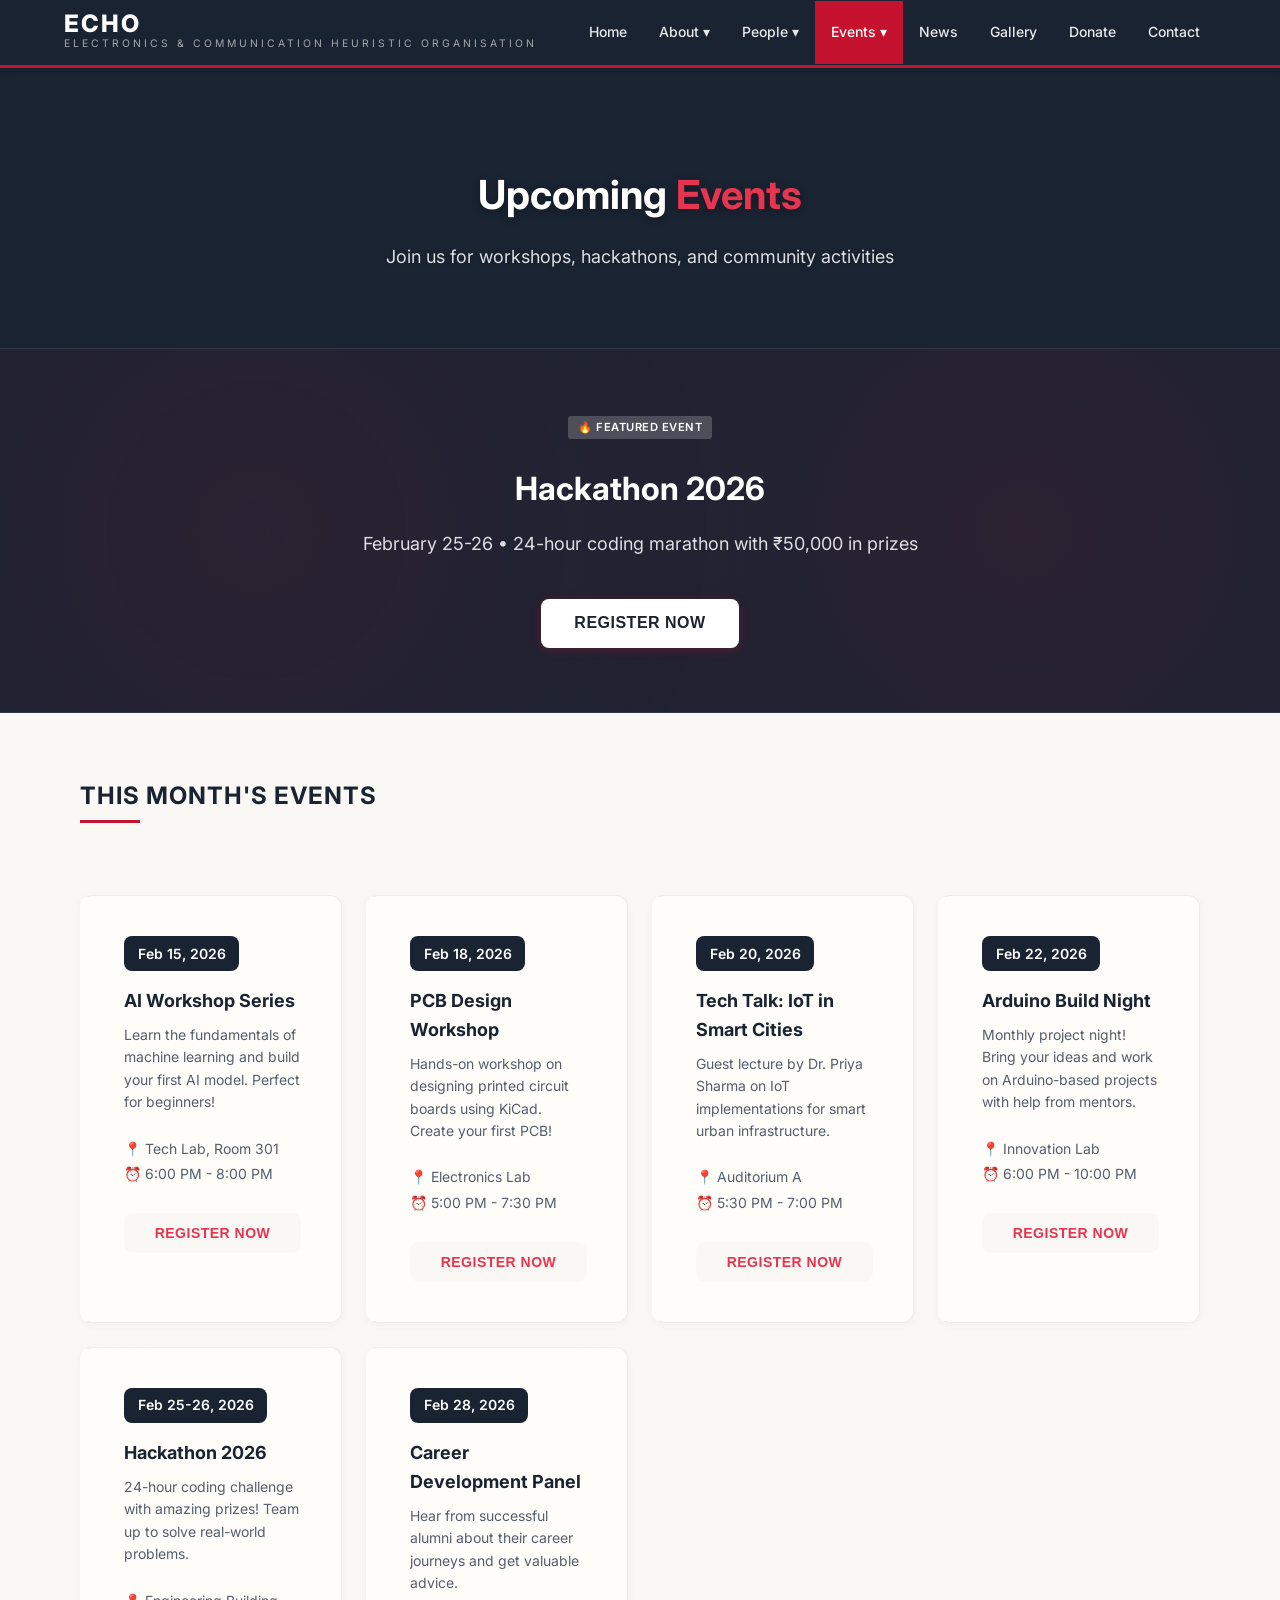
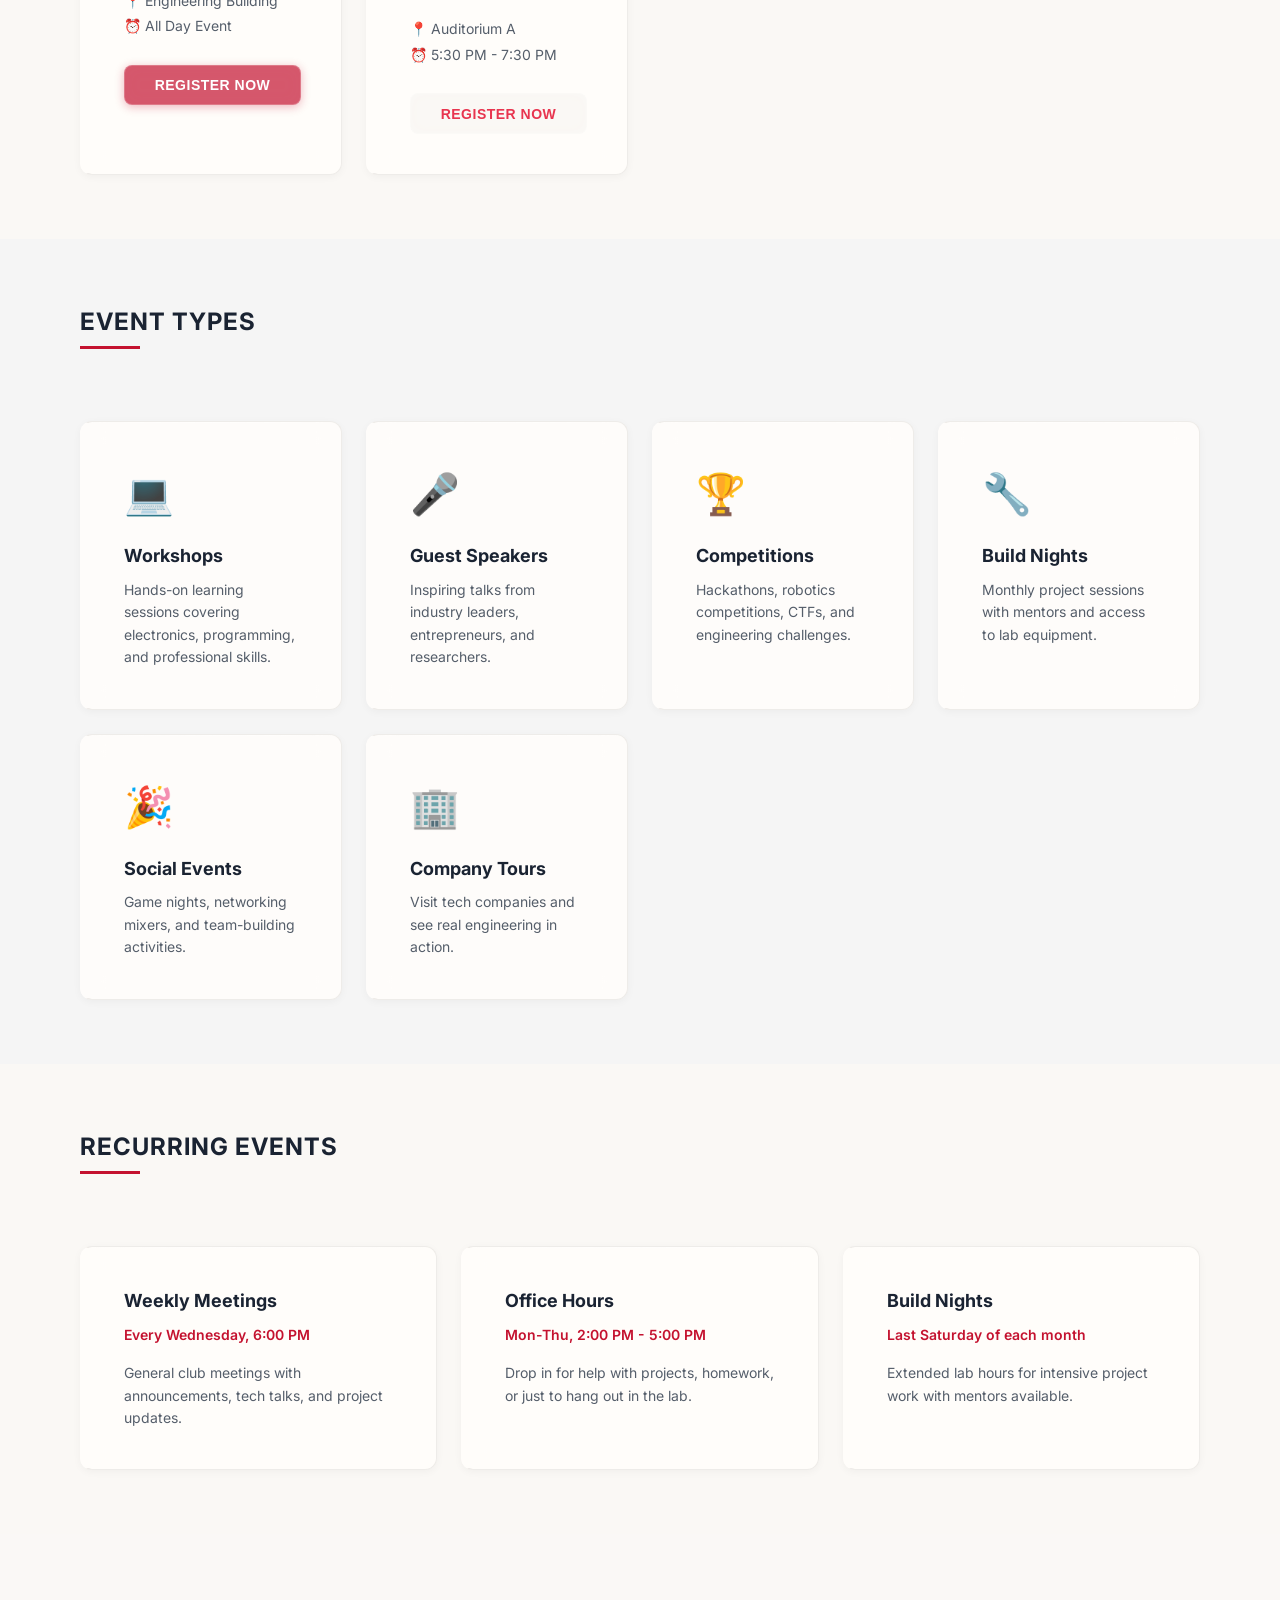
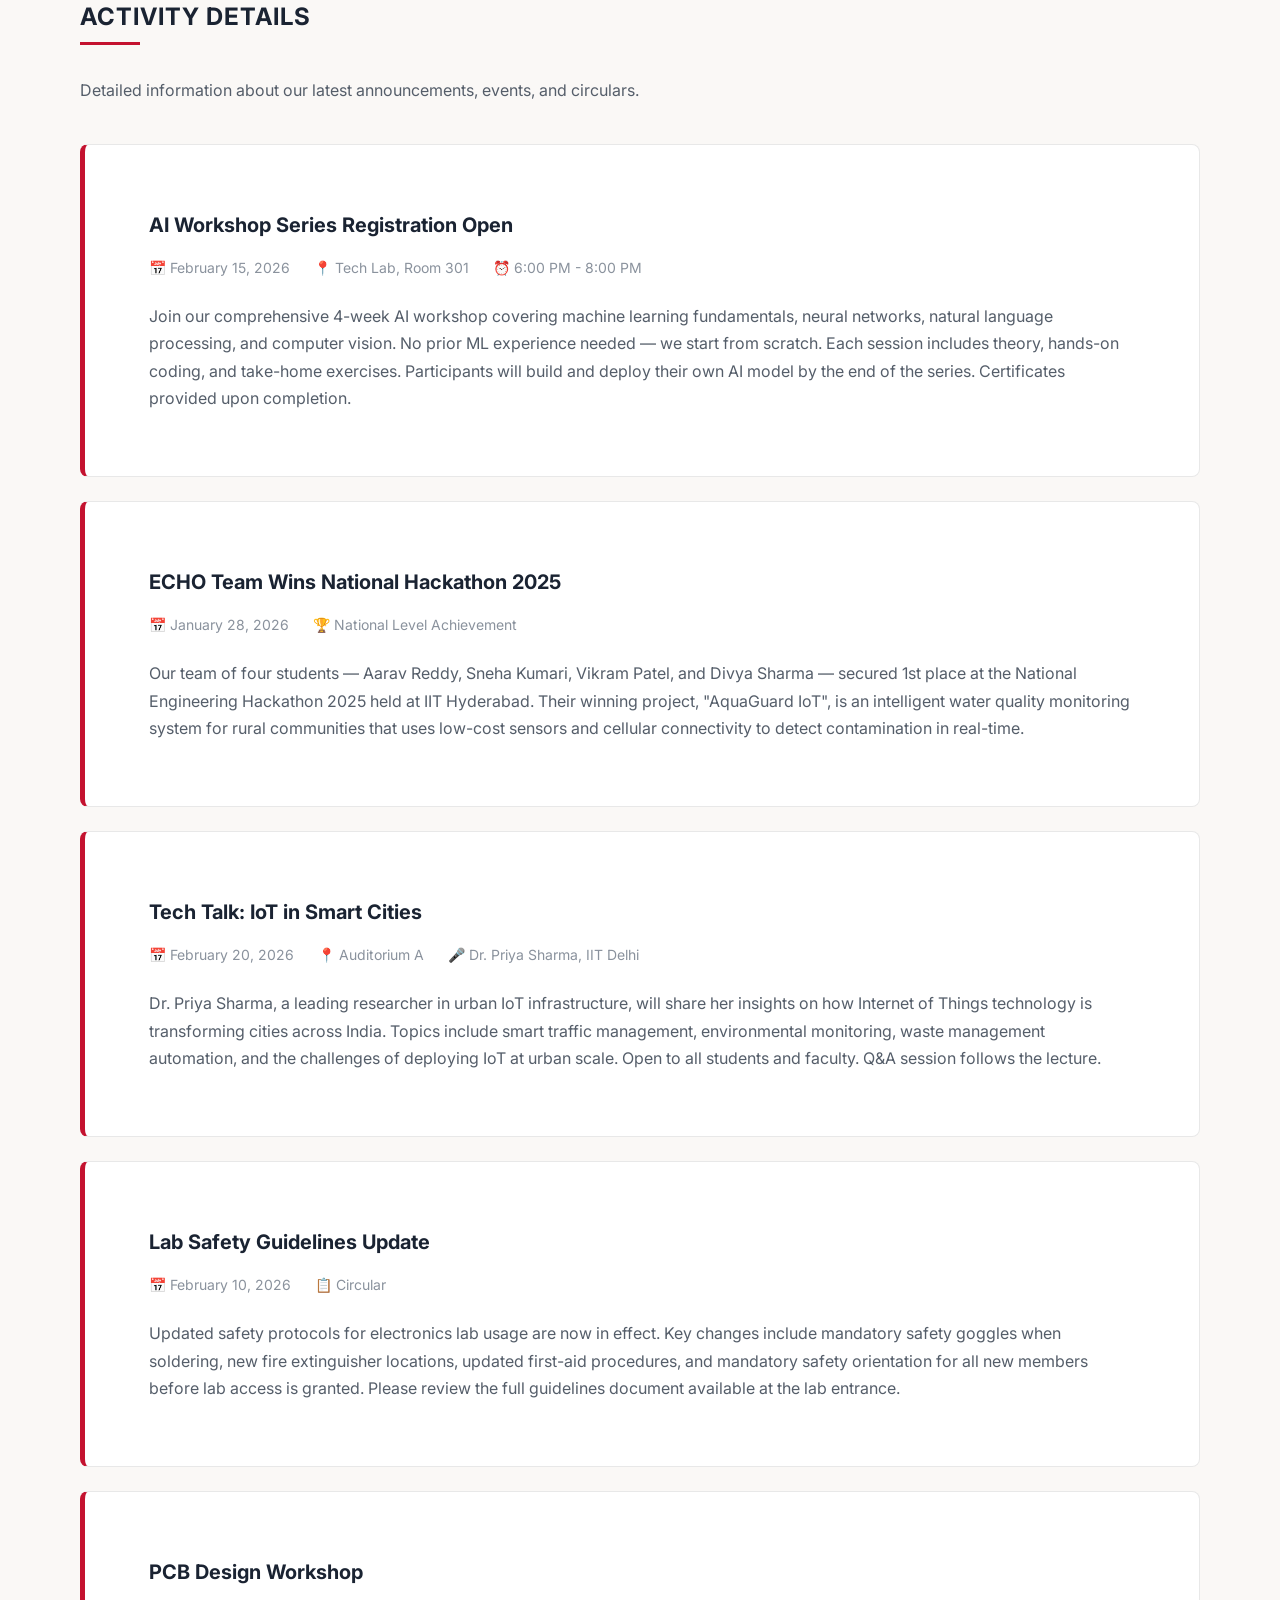
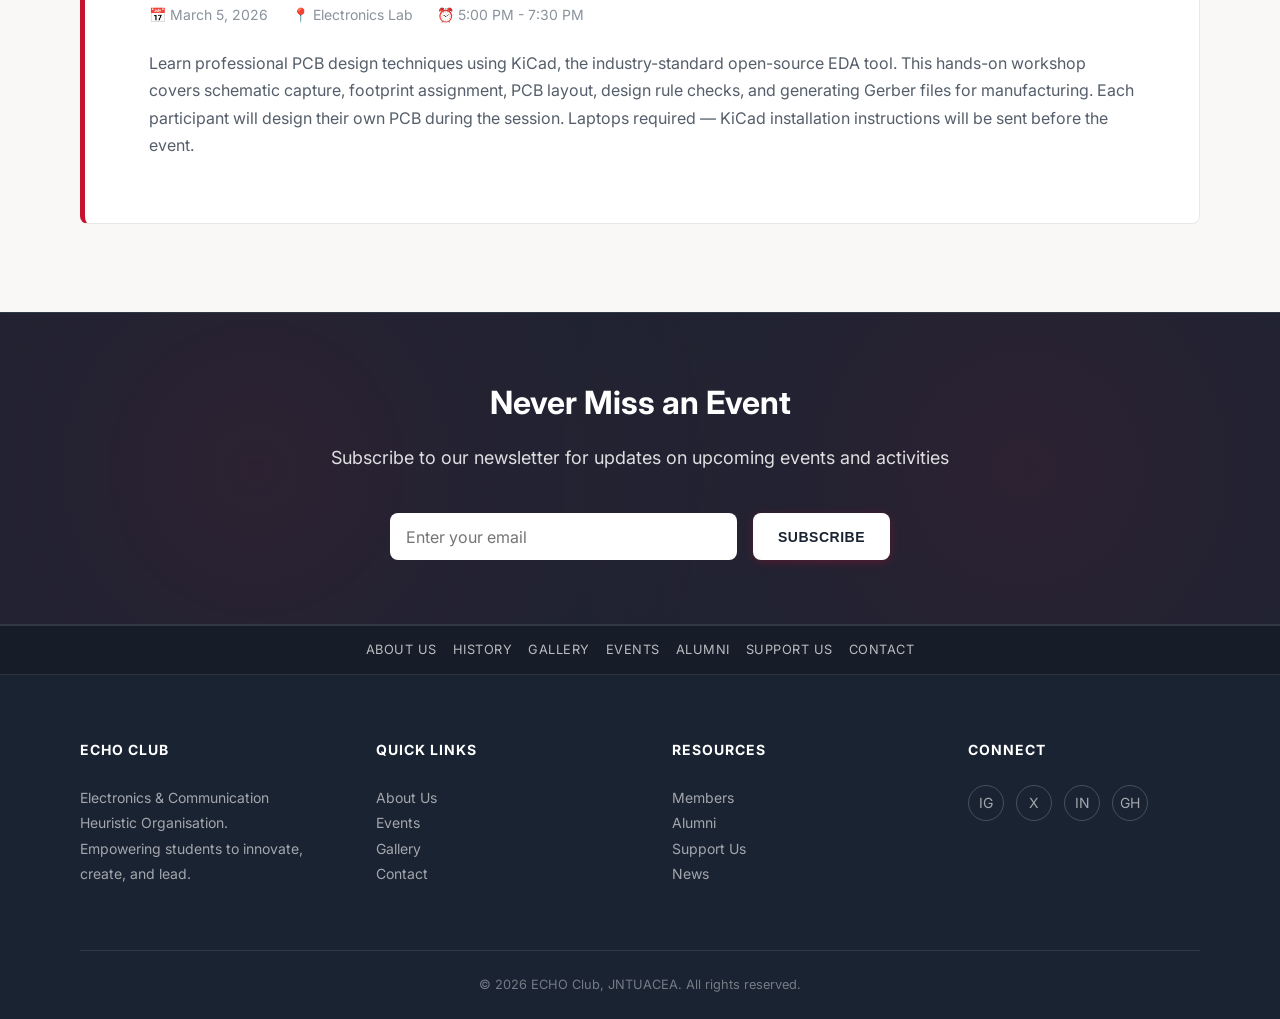
<file: events.html>
<!DOCTYPE html>
<html lang="en">

<head>
    <meta charset="UTF-8">
    <meta name="viewport" content="width=device-width, initial-scale=1.0">
    <meta name="description"
        content="Discover upcoming ECHO Club events, workshops, hackathons, and activities. Join us for exciting learning opportunities.">
    <title>Events | ECHO Club</title>
    <link rel="stylesheet" href="index.css">
    <link rel="preconnect" href="https://fonts.googleapis.com">
    <link rel="preconnect" href="https://fonts.gstatic.com" crossorigin>
    <link href="https://fonts.googleapis.com/css2?family=Inter:wght@300;400;500;600;700;800&display=swap"
        rel="stylesheet">
    <style>
        /* Events page specific styles */
        .event-card-date {
            display: inline-block;
            background: var(--primary);
            color: white;
            padding: 0.4rem 0.85rem;
            border-radius: var(--border-radius-sm);
            font-size: var(--font-size-sm);
            font-weight: 600;
            margin-bottom: var(--spacing-sm);
        }

        .event-card-meta {
            margin-top: var(--spacing-md);
            color: var(--text-muted);
            font-size: var(--font-size-sm);
        }

        .event-card-meta p {
            margin-bottom: 0.2rem;
        }
    </style>
</head>

<body>
    <!-- Navigation -->
    <nav class="navbar" id="navbar">
        <div class="nav-container">
            <div class="logo">
                <span class="logo-text">ECHO</span>
                <span class="logo-subtitle">Electronics & Communication Heuristic Organisation</span>
            </div>
            <ul class="nav-links" id="navLinks">
                <li><a href="index.html" class="nav-link">Home</a></li>
                <li class="nav-dropdown">
                    <a href="about.html" class="nav-link">About ▾</a>
                    <div class="nav-dropdown-content">
                        <a href="about.html">About Us</a>
                        <a href="history.html">Our History</a>
                    </div>
                </li>
                <li class="nav-dropdown">
                    <a href="team.html" class="nav-link">People ▾</a>
                    <div class="nav-dropdown-content">
                        <a href="team.html">Staff & Faculty</a>
                        <a href="members.html">Members</a>
                        <a href="alumni.html">Alumni</a>
                    </div>
                </li>
                <li class="nav-dropdown">
                    <a href="events.html" class="nav-link active">Events ▾</a>
                    <div class="nav-dropdown-content">
                        <a href="events.html#echo-events">ECHO Club Events</a>
                        <a href="events.html#emerge-fest">EMERGE — Dept. Fest</a>
                        <a href="events.html#extracurricular">Workshops &amp; Reunions</a>
                    </div>
                </li>
                <li><a href="announcements.html" class="nav-link">News</a></li>
                <li><a href="gallery.html" class="nav-link">Gallery</a></li>

                <li><a href="donations.html" class="nav-link">Donate</a></li>
                <li><a href="contact.html" class="nav-link">Contact</a></li>
            </ul>
            <button class="mobile-toggle" id="mobileToggle">
                <span></span>
                <span></span>
                <span></span>
            </button>
        </div>
    </nav>

    <!-- Page Header -->
    <section class="page-header"
        style="background-image: url('https://images.unsplash.com/photo-1540575467063-178a50c2df87?w=1600&q=80');">
        <h1>Upcoming <span class="gradient-text">Events</span></h1>
        <p>Join us for workshops, hackathons, and community activities</p>
    </section>

    <!-- Featured Event -->
    <section class="cta">
        <div class="cta-content">
            <span class="announcement-badge" style="background: rgba(255,255,255,0.2); color: white;">🔥 Featured
                Event</span>
            <h2 style="margin-top: var(--spacing-sm);">Hackathon 2026</h2>
            <p>February 25-26 • 24-hour coding marathon with ₹50,000 in prizes</p>
            <button class="btn-primary btn-large" style="background: white; color: var(--primary);">Register
                Now</button>
        </div>
    </section>

    <!-- This Month's Events -->
    <section class="features">
        <div class="container">
            <h2 class="section-title">This Month's Events</h2>
            <div class="features-grid">
                <div class="feature-card">
                    <span class="event-card-date">Feb 15, 2026</span>
                    <h3>AI Workshop Series</h3>
                    <p>Learn the fundamentals of machine learning and build your first AI model. Perfect for beginners!
                    </p>
                    <div class="event-card-meta">
                        <p>📍 Tech Lab, Room 301</p>
                        <p>⏰ 6:00 PM - 8:00 PM</p>
                    </div>
                    <button class="btn-secondary" style="margin-top: var(--spacing-md); width: 100%;">Register
                        Now</button>
                </div>

                <div class="feature-card">
                    <span class="event-card-date">Feb 18, 2026</span>
                    <h3>PCB Design Workshop</h3>
                    <p>Hands-on workshop on designing printed circuit boards using KiCad. Create your first PCB!</p>
                    <div class="event-card-meta">
                        <p>📍 Electronics Lab</p>
                        <p>⏰ 5:00 PM - 7:30 PM</p>
                    </div>
                    <button class="btn-secondary" style="margin-top: var(--spacing-md); width: 100%;">Register
                        Now</button>
                </div>

                <div class="feature-card">
                    <span class="event-card-date">Feb 20, 2026</span>
                    <h3>Tech Talk: IoT in Smart Cities</h3>
                    <p>Guest lecture by Dr. Priya Sharma on IoT implementations for smart urban infrastructure.</p>
                    <div class="event-card-meta">
                        <p>📍 Auditorium A</p>
                        <p>⏰ 5:30 PM - 7:00 PM</p>
                    </div>
                    <button class="btn-secondary" style="margin-top: var(--spacing-md); width: 100%;">Register
                        Now</button>
                </div>

                <div class="feature-card">
                    <span class="event-card-date">Feb 22, 2026</span>
                    <h3>Arduino Build Night</h3>
                    <p>Monthly project night! Bring your ideas and work on Arduino-based projects with help from
                        mentors.</p>
                    <div class="event-card-meta">
                        <p>📍 Innovation Lab</p>
                        <p>⏰ 6:00 PM - 10:00 PM</p>
                    </div>
                    <button class="btn-secondary" style="margin-top: var(--spacing-md); width: 100%;">Register
                        Now</button>
                </div>

                <div class="feature-card">
                    <span class="event-card-date">Feb 25-26, 2026</span>
                    <h3>Hackathon 2026</h3>
                    <p>24-hour coding challenge with amazing prizes! Team up to solve real-world problems.</p>
                    <div class="event-card-meta">
                        <p>📍 Engineering Building</p>
                        <p>⏰ All Day Event</p>
                    </div>
                    <button class="btn-primary" style="margin-top: var(--spacing-md); width: 100%;">Register
                        Now</button>
                </div>

                <div class="feature-card">
                    <span class="event-card-date">Feb 28, 2026</span>
                    <h3>Career Development Panel</h3>
                    <p>Hear from successful alumni about their career journeys and get valuable advice.</p>
                    <div class="event-card-meta">
                        <p>📍 Auditorium A</p>
                        <p>⏰ 5:30 PM - 7:30 PM</p>
                    </div>
                    <button class="btn-secondary" style="margin-top: var(--spacing-md); width: 100%;">Register
                        Now</button>
                </div>
            </div>
        </div>
    </section>

    <!-- Event Types -->
    <section class="features" style="background: var(--bg-secondary);">
        <div class="container">
            <h2 class="section-title">Event Types</h2>
            <div class="features-grid">
                <div class="feature-card">
                    <div class="feature-icon">💻</div>
                    <h3>Workshops</h3>
                    <p>Hands-on learning sessions covering electronics, programming, and professional skills.</p>
                </div>
                <div class="feature-card">
                    <div class="feature-icon">🎤</div>
                    <h3>Guest Speakers</h3>
                    <p>Inspiring talks from industry leaders, entrepreneurs, and researchers.</p>
                </div>
                <div class="feature-card">
                    <div class="feature-icon">🏆</div>
                    <h3>Competitions</h3>
                    <p>Hackathons, robotics competitions, CTFs, and engineering challenges.</p>
                </div>
                <div class="feature-card">
                    <div class="feature-icon">🔧</div>
                    <h3>Build Nights</h3>
                    <p>Monthly project sessions with mentors and access to lab equipment.</p>
                </div>
                <div class="feature-card">
                    <div class="feature-icon">🎉</div>
                    <h3>Social Events</h3>
                    <p>Game nights, networking mixers, and team-building activities.</p>
                </div>
                <div class="feature-card">
                    <div class="feature-icon">🏢</div>
                    <h3>Company Tours</h3>
                    <p>Visit tech companies and see real engineering in action.</p>
                </div>
            </div>
        </div>
    </section>

    <!-- Recurring Events -->
    <section class="features">
        <div class="container">
            <h2 class="section-title">Recurring Events</h2>
            <div class="features-grid">
                <div class="feature-card">
                    <h3>Weekly Meetings</h3>
                    <p style="color: var(--accent); margin-bottom: var(--spacing-sm); font-weight: 600;">Every
                        Wednesday, 6:00 PM</p>
                    <p>General club meetings with announcements, tech talks, and project updates.</p>
                </div>
                <div class="feature-card">
                    <h3>Office Hours</h3>
                    <p style="color: var(--accent); margin-bottom: var(--spacing-sm); font-weight: 600;">Mon-Thu, 2:00
                        PM - 5:00 PM</p>
                    <p>Drop in for help with projects, homework, or just to hang out in the lab.</p>
                </div>
                <div class="feature-card">
                    <h3>Build Nights</h3>
                    <p style="color: var(--accent); margin-bottom: var(--spacing-sm); font-weight: 600;">Last Saturday
                        of each month</p>
                    <p>Extended lab hours for intensive project work with mentors available.</p>
                </div>
            </div>
        </div>
    </section>

    <!-- Activity Detail Section (anchor for click-through from homepage) -->
    <section class="activity-detail" id="activity-detail">
        <div class="container">
            <h2 class="section-title">Activity Details</h2>
            <p class="section-subtitle">Detailed information about our latest announcements, events, and circulars.</p>

            <div class="activity-detail-card">
                <h3>AI Workshop Series Registration Open</h3>
                <div class="activity-meta">
                    <span>📅 February 15, 2026</span>
                    <span>📍 Tech Lab, Room 301</span>
                    <span>⏰ 6:00 PM - 8:00 PM</span>
                </div>
                <p>Join our comprehensive 4-week AI workshop covering machine learning fundamentals, neural networks,
                    natural language processing, and computer vision. No prior ML experience needed — we start from
                    scratch.
                    Each session includes theory, hands-on coding, and take-home exercises. Participants will build and
                    deploy their own AI model by the end of the series. Certificates provided upon completion.</p>
            </div>

            <div class="activity-detail-card">
                <h3>ECHO Team Wins National Hackathon 2025</h3>
                <div class="activity-meta">
                    <span>📅 January 28, 2026</span>
                    <span>🏆 National Level Achievement</span>
                </div>
                <p>Our team of four students — Aarav Reddy, Sneha Kumari, Vikram Patel, and Divya Sharma — secured 1st
                    place
                    at the National Engineering Hackathon 2025 held at IIT Hyderabad. Their winning project, "AquaGuard
                    IoT",
                    is an intelligent water quality monitoring system for rural communities that uses low-cost sensors
                    and
                    cellular connectivity to detect contamination in real-time.</p>
            </div>

            <div class="activity-detail-card">
                <h3>Tech Talk: IoT in Smart Cities</h3>
                <div class="activity-meta">
                    <span>📅 February 20, 2026</span>
                    <span>📍 Auditorium A</span>
                    <span>🎤 Dr. Priya Sharma, IIT Delhi</span>
                </div>
                <p>Dr. Priya Sharma, a leading researcher in urban IoT infrastructure, will share her insights on how
                    Internet of Things technology is transforming cities across India. Topics include smart traffic
                    management,
                    environmental monitoring, waste management automation, and the challenges of deploying IoT at urban
                    scale.
                    Open to all students and faculty. Q&A session follows the lecture.</p>
            </div>

            <div class="activity-detail-card">
                <h3>Lab Safety Guidelines Update</h3>
                <div class="activity-meta">
                    <span>📅 February 10, 2026</span>
                    <span>📋 Circular</span>
                </div>
                <p>Updated safety protocols for electronics lab usage are now in effect. Key changes include mandatory
                    safety goggles when soldering, new fire extinguisher locations, updated first-aid procedures, and
                    mandatory safety orientation for all new members before lab access is granted. Please review the
                    full
                    guidelines document available at the lab entrance.</p>
            </div>

            <div class="activity-detail-card">
                <h3>PCB Design Workshop</h3>
                <div class="activity-meta">
                    <span>📅 March 5, 2026</span>
                    <span>📍 Electronics Lab</span>
                    <span>⏰ 5:00 PM - 7:30 PM</span>
                </div>
                <p>Learn professional PCB design techniques using KiCad, the industry-standard open-source EDA tool.
                    This hands-on workshop covers schematic capture, footprint assignment, PCB layout, design rule
                    checks,
                    and generating Gerber files for manufacturing. Each participant will design their own PCB during the
                    session.
                    Laptops required — KiCad installation instructions will be sent before the event.</p>
            </div>
        </div>
    </section>

    <!-- Newsletter CTA -->
    <section class="cta">
        <div class="cta-content">
            <h2>Never Miss an Event</h2>
            <p>Subscribe to our newsletter for updates on upcoming events and activities</p>
            <div style="max-width: 500px; margin: var(--spacing-md) auto 0; display: flex; gap: var(--spacing-sm);">
                <input type="email" placeholder="Enter your email" class="form-input"
                    style="flex: 1; border: none; border-radius: var(--border-radius-sm);">
                <button class="btn-primary" style="background: white; color: var(--primary);">Subscribe</button>
            </div>
        </div>
    </section>

    <!-- Footer -->
    <footer class="footer">
        <div class="footer-links-bar">
            <div class="container">
                <a href="about.html">About Us</a>
                <a href="history.html">History</a>
                <a href="gallery.html">Gallery</a>
                <a href="events.html">Events</a>
                <a href="alumni.html">Alumni</a>
                <a href="donations.html">Support Us</a>
                <a href="contact.html">Contact</a>
            </div>
        </div>
        <div class="container">
            <div class="footer-content">
                <div class="footer-section">
                    <h4>ECHO Club</h4>
                    <p>Electronics & Communication Heuristic Organisation.<br>
                        Empowering students to innovate, create, and lead.</p>
                </div>
                <div class="footer-section">
                    <h4>Quick Links</h4>
                    <ul>
                        <li><a href="about.html">About Us</a></li>
                        <li><a href="events.html">Events</a></li>
                        <li><a href="gallery.html">Gallery</a></li>
                        <li><a href="contact.html">Contact</a></li>
                    </ul>
                </div>
                <div class="footer-section">
                    <h4>Resources</h4>
                    <ul>
                        <li><a href="members.html">Members</a></li>
                        <li><a href="alumni.html">Alumni</a></li>
                        <li><a href="donations.html">Support Us</a></li>
                        <li><a href="announcements.html">News</a></li>
                    </ul>
                </div>
                <div class="footer-section">
                    <h4>Connect</h4>
                    <div class="social-links">
                        <a href="#" class="social-link" title="Instagram">IG</a>
                        <a href="#" class="social-link" title="Twitter">X</a>
                        <a href="#" class="social-link" title="LinkedIn">IN</a>
                        <a href="#" class="social-link" title="GitHub">GH</a>
                    </div>
                </div>
            </div>
            <div class="footer-bottom">
                <p>&copy; 2026 ECHO Club, JNTUACEA. All rights reserved.</p>
            </div>
        </div>
    </footer>

    <script src="script.js"></script>
</body>

</html>
</file>
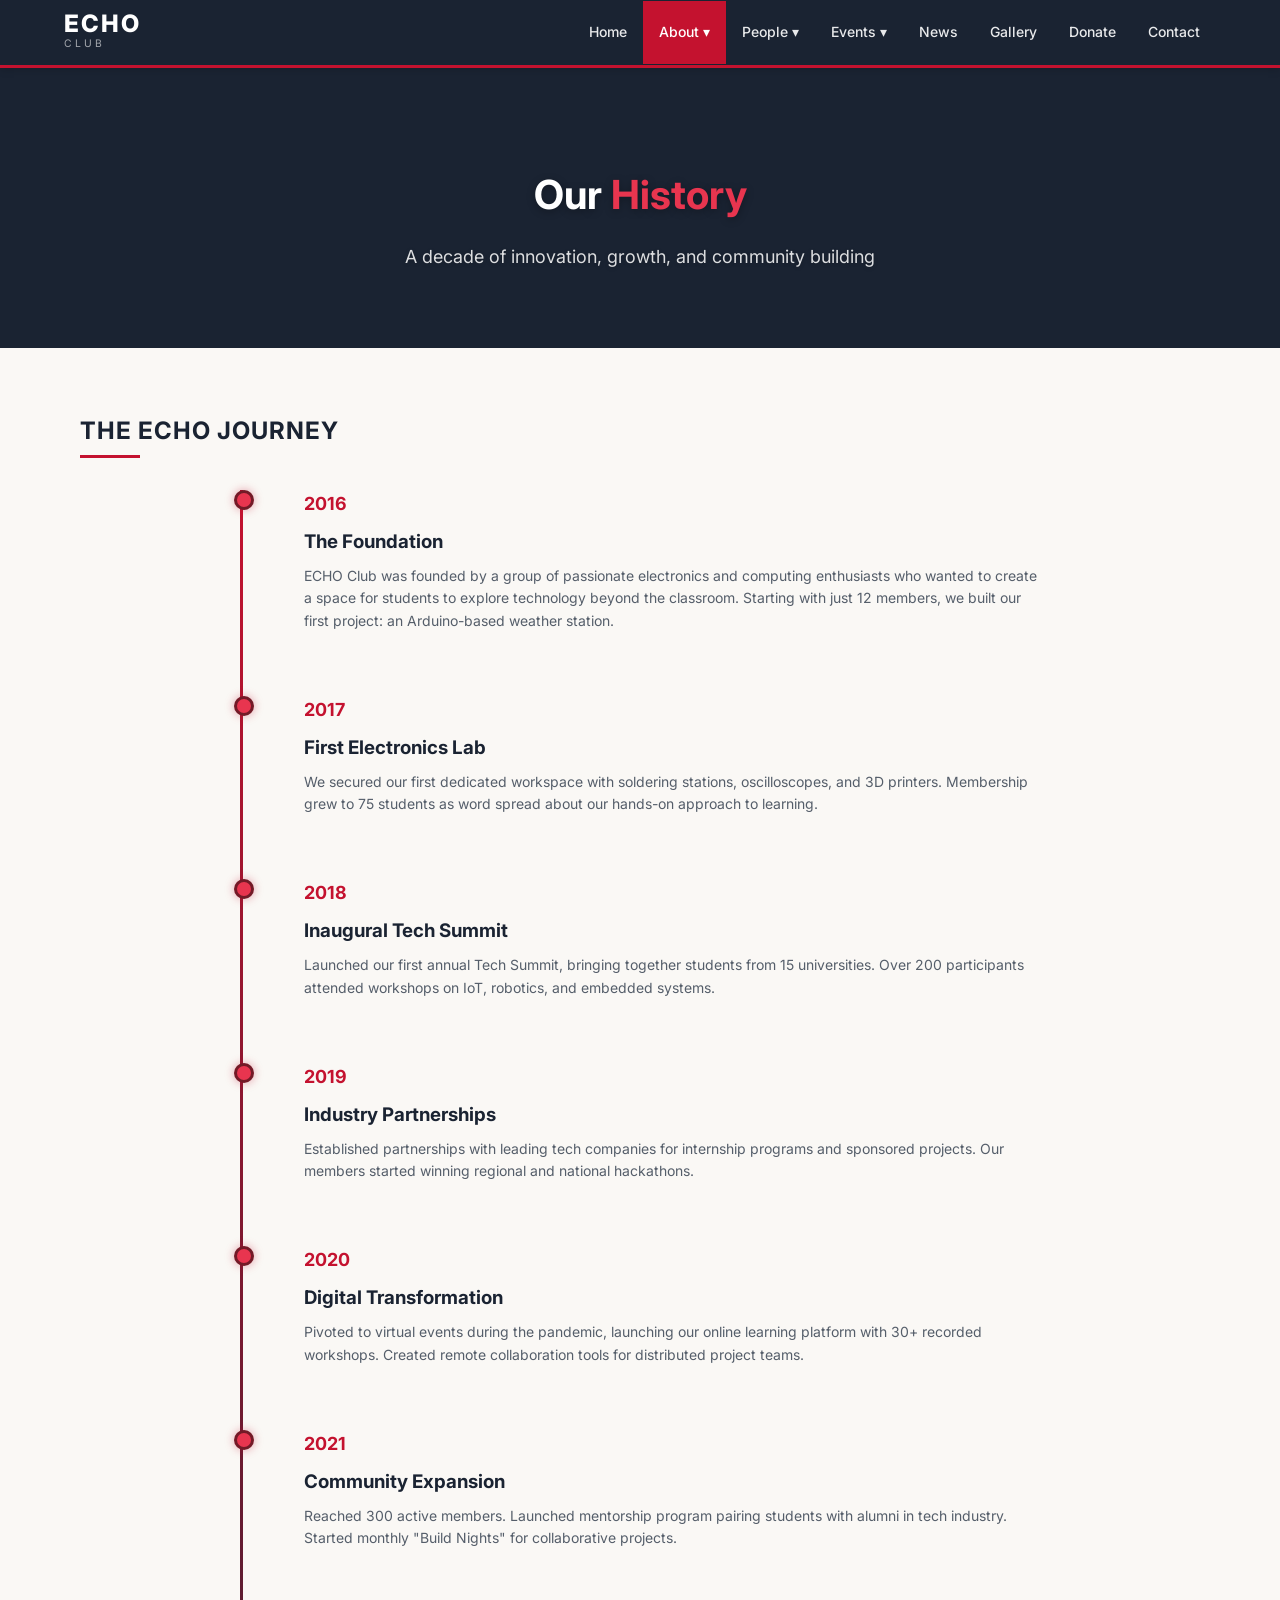
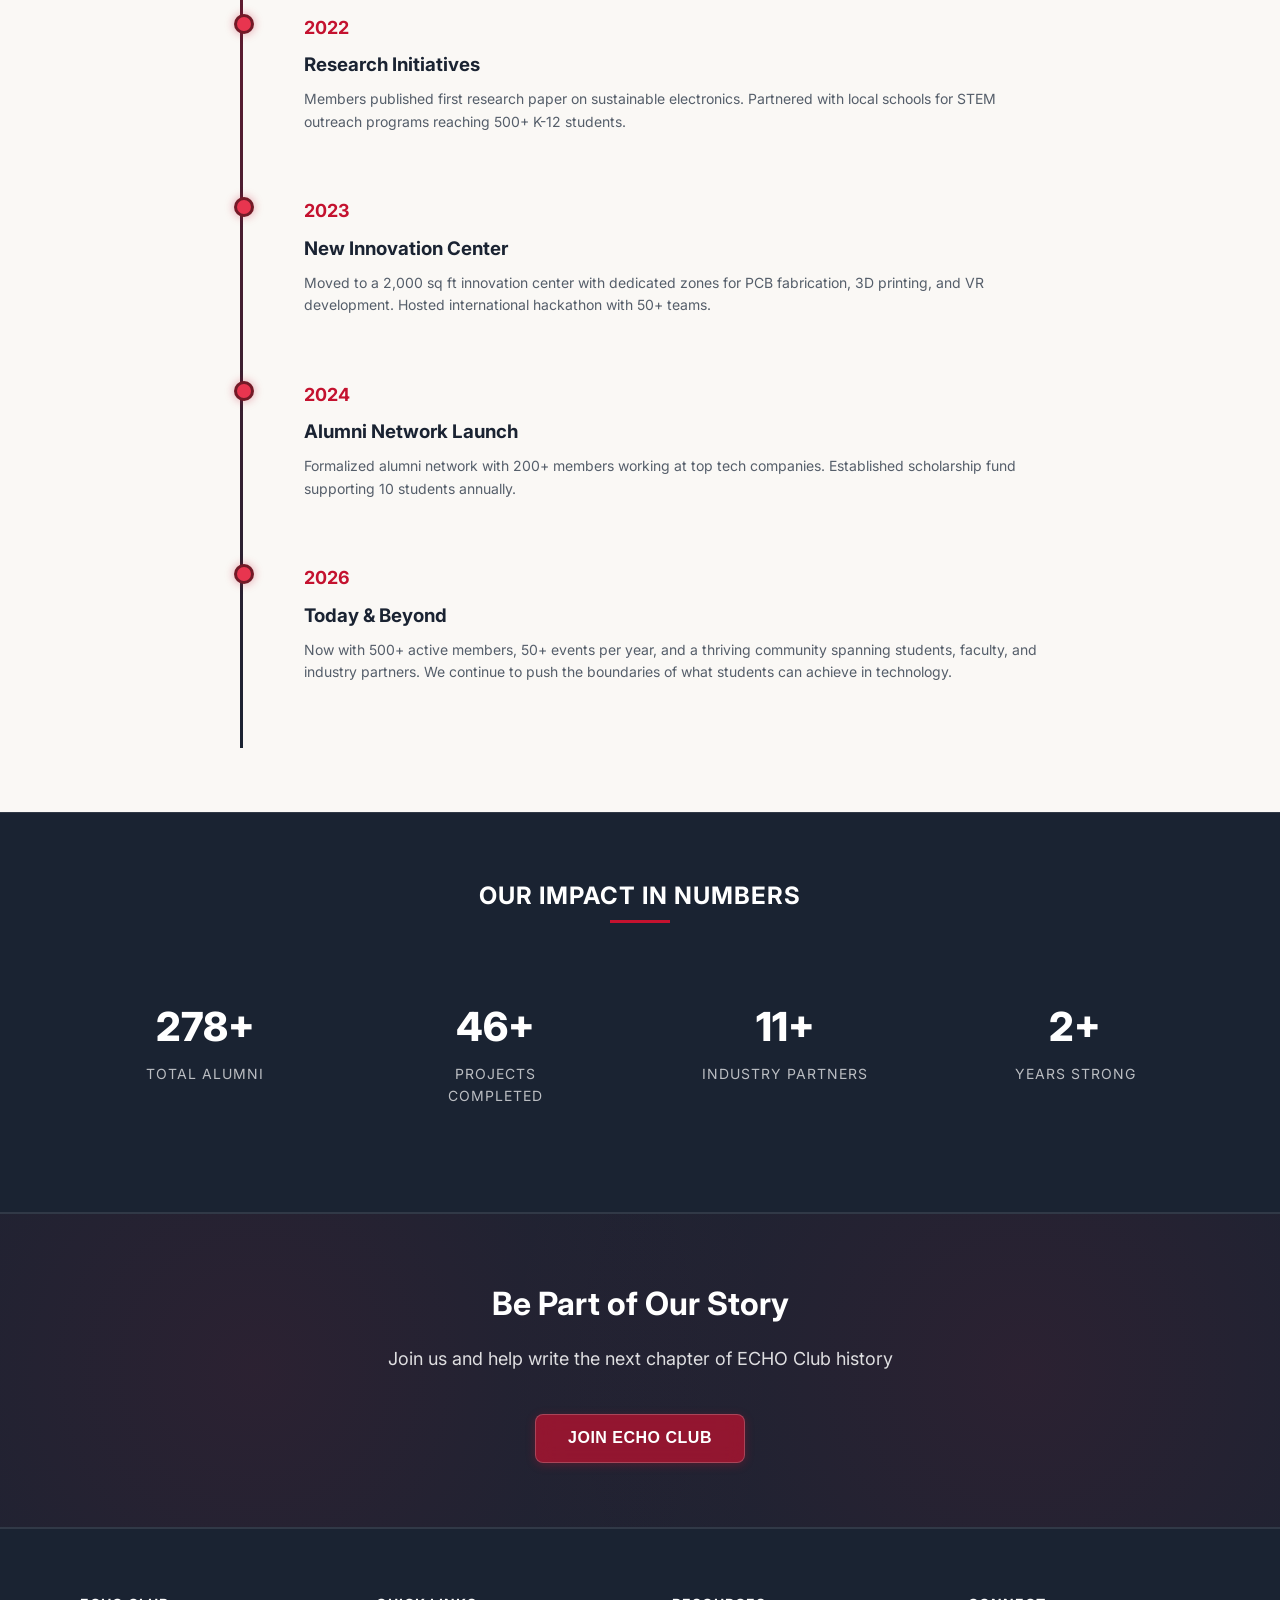
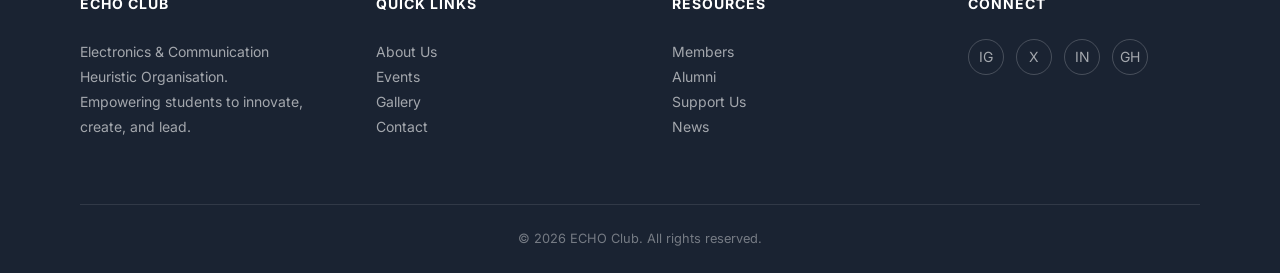
<file: history.html>
<!DOCTYPE html>
<html lang="en">

<head>
    <meta charset="UTF-8">
    <meta name="viewport" content="width=device-width, initial-scale=1.0">
    <meta name="description"
        content="Learn about ECHO Club's history, milestones, and journey from founding to present day.">
    <title>Our History | ECHO Club</title>
    <link rel="stylesheet" href="index.css">
    <link rel="preconnect" href="https://fonts.googleapis.com">
    <link rel="preconnect" href="https://fonts.gstatic.com" crossorigin>
    <link href="https://fonts.googleapis.com/css2?family=Inter:wght@300;400;500;600;700;800&display=swap"
        rel="stylesheet">
</head>

<body>
    <!-- Navigation -->
    <nav class="navbar" id="navbar">
        <div class="nav-container">
            <div class="logo">
                <span class="logo-text">ECHO</span>
                <span class="logo-subtitle">Club</span>
            </div>
            <ul class="nav-links" id="navLinks">
                <li><a href="index.html" class="nav-link">Home</a></li>
                <li class="nav-dropdown">
                    <a href="about.html" class="nav-link active">About ▾</a>
                    <div class="nav-dropdown-content">
                        <a href="about.html">About Us</a>
                        <a href="history.html">Our History</a>
                    </div>
                </li>
                <li class="nav-dropdown">
                    <a href="team.html" class="nav-link">People ▾</a>
                    <div class="nav-dropdown-content">
                        <a href="team.html">Staff & Faculty</a>
                        <a href="members.html">Members</a>
                        <a href="alumni.html">Alumni</a>
                    </div>
                </li>
                <li class="nav-dropdown">
                    <a href="events.html" class="nav-link">Events ▾</a>
                    <div class="nav-dropdown-content">
                        <a href="events.html#echo-events">ECHO Club Events</a>
                        <a href="events.html#emerge-fest">EMERGE — Dept. Fest</a>
                        <a href="events.html#extracurricular">Workshops &amp; Reunions</a>
                    </div>
                </li>
                <li><a href="announcements.html" class="nav-link">News</a></li>
                <li><a href="gallery.html" class="nav-link">Gallery</a></li>
                <li><a href="donations.html" class="nav-link">Donate</a></li>
                <li><a href="contact.html" class="nav-link">Contact</a></li>
            </ul>
            <button class="btn-primary">Join Now</button>
            <button class="mobile-toggle" id="mobileToggle">
                <span></span>
                <span></span>
                <span></span>
            </button>
        </div>
    </nav>

    <!-- Page Header -->
    <section class="page-header"
        style="background-image: url('https://images.unsplash.com/photo-1562774053-701939374585?w=1600&q=80');">
        <h1>Our <span class="gradient-text">History</span></h1>
        <p>A decade of innovation, growth, and community building</p>
    </section>

    <!-- Timeline Section -->
    <section class="features">
        <div class="container">
            <h2 class="section-title">The ECHO Journey</h2>
            <div class="timeline">
                <div class="timeline-item">
                    <div class="timeline-year">2016</div>
                    <h3>The Foundation</h3>
                    <p>ECHO Club was founded by a group of passionate electronics and computing enthusiasts who wanted
                        to create a space for students to explore technology beyond the classroom. Starting with just 12
                        members, we built our first project: an Arduino-based weather station.</p>
                </div>
                <div class="timeline-item">
                    <div class="timeline-year">2017</div>
                    <h3>First Electronics Lab</h3>
                    <p>We secured our first dedicated workspace with soldering stations, oscilloscopes, and 3D printers.
                        Membership grew to 75 students as word spread about our hands-on approach to learning.</p>
                </div>
                <div class="timeline-item">
                    <div class="timeline-year">2018</div>
                    <h3>Inaugural Tech Summit</h3>
                    <p>Launched our first annual Tech Summit, bringing together students from 15 universities. Over 200
                        participants attended workshops on IoT, robotics, and embedded systems.</p>
                </div>
                <div class="timeline-item">
                    <div class="timeline-year">2019</div>
                    <h3>Industry Partnerships</h3>
                    <p>Established partnerships with leading tech companies for internship programs and sponsored
                        projects. Our members started winning regional and national hackathons.</p>
                </div>
                <div class="timeline-item">
                    <div class="timeline-year">2020</div>
                    <h3>Digital Transformation</h3>
                    <p>Pivoted to virtual events during the pandemic, launching our online learning platform with 30+
                        recorded workshops. Created remote collaboration tools for distributed project teams.</p>
                </div>
                <div class="timeline-item">
                    <div class="timeline-year">2021</div>
                    <h3>Community Expansion</h3>
                    <p>Reached 300 active members. Launched mentorship program pairing students with alumni in tech
                        industry. Started monthly "Build Nights" for collaborative projects.</p>
                </div>
                <div class="timeline-item">
                    <div class="timeline-year">2022</div>
                    <h3>Research Initiatives</h3>
                    <p>Members published first research paper on sustainable electronics. Partnered with local schools
                        for STEM outreach programs reaching 500+ K-12 students.</p>
                </div>
                <div class="timeline-item">
                    <div class="timeline-year">2023</div>
                    <h3>New Innovation Center</h3>
                    <p>Moved to a 2,000 sq ft innovation center with dedicated zones for PCB fabrication, 3D printing,
                        and VR development. Hosted international hackathon with 50+ teams.</p>
                </div>
                <div class="timeline-item">
                    <div class="timeline-year">2024</div>
                    <h3>Alumni Network Launch</h3>
                    <p>Formalized alumni network with 200+ members working at top tech companies. Established
                        scholarship fund supporting 10 students annually.</p>
                </div>
                <div class="timeline-item">
                    <div class="timeline-year">2026</div>
                    <h3>Today & Beyond</h3>
                    <p>Now with 500+ active members, 50+ events per year, and a thriving community spanning students,
                        faculty, and industry partners. We continue to push the boundaries of what students can achieve
                        in technology.</p>
                </div>
            </div>
        </div>
    </section>

    <!-- Stats Section -->
    <section class="stats">
        <div class="container">
            <h2 class="section-title">Our Impact in Numbers</h2>
            <div class="stats-grid">
                <div class="stat-card">
                    <div class="stat-number" data-target="1200">0</div>
                    <div class="stat-label">Total Alumni</div>
                </div>
                <div class="stat-card">
                    <div class="stat-number" data-target="200">0</div>
                    <div class="stat-label">Projects Completed</div>
                </div>
                <div class="stat-card">
                    <div class="stat-number" data-target="50">0</div>
                    <div class="stat-label">Industry Partners</div>
                </div>
                <div class="stat-card">
                    <div class="stat-number" data-target="10">0</div>
                    <div class="stat-label">Years Strong</div>
                </div>
            </div>
        </div>
    </section>

    <!-- CTA -->
    <section class="cta">
        <div class="cta-content">
            <h2>Be Part of Our Story</h2>
            <p>Join us and help write the next chapter of ECHO Club history</p>
            <button class="btn-primary btn-large">Join ECHO Club</button>
        </div>
    </section>

    <!-- Footer -->
    <footer class="footer">
        <div class="container">
            <div class="footer-content">
                <div class="footer-section">
                    <h4>ECHO Club</h4>
                    <p>Electronics & Communication Heuristic Organisation. Empowering students to innovate,
                        create, and
                        lead.</p>
                </div>
                <div class="footer-section">
                    <h4>Quick Links</h4>
                    <ul>
                        <li><a href="about.html">About Us</a></li>
                        <li><a href="events.html">Events</a></li>
                        <li><a href="gallery.html">Gallery</a></li>
                        <li><a href="contact.html">Contact</a></li>
                    </ul>
                </div>
                <div class="footer-section">
                    <h4>Resources</h4>
                    <ul>
                        <li><a href="members.html">Members</a></li>
                        <li><a href="alumni.html">Alumni</a></li>
                        <li><a href="donations.html">Support Us</a></li>
                        <li><a href="announcements.html">News</a></li>
                    </ul>
                </div>
                <div class="footer-section">
                    <h4>Connect</h4>
                    <div class="social-links">
                        <a href="#" class="social-link" title="Instagram">IG</a>
                        <a href="#" class="social-link" title="Twitter">X</a>
                        <a href="#" class="social-link" title="LinkedIn">IN</a>
                        <a href="#" class="social-link" title="GitHub">GH</a>
                    </div>
                </div>
            </div>
            <div class="footer-bottom">
                <p>&copy; 2026 ECHO Club. All rights reserved.</p>
            </div>
        </div>
    </footer>

    <script src="script.js"></script>
</body>

</html>
</file>
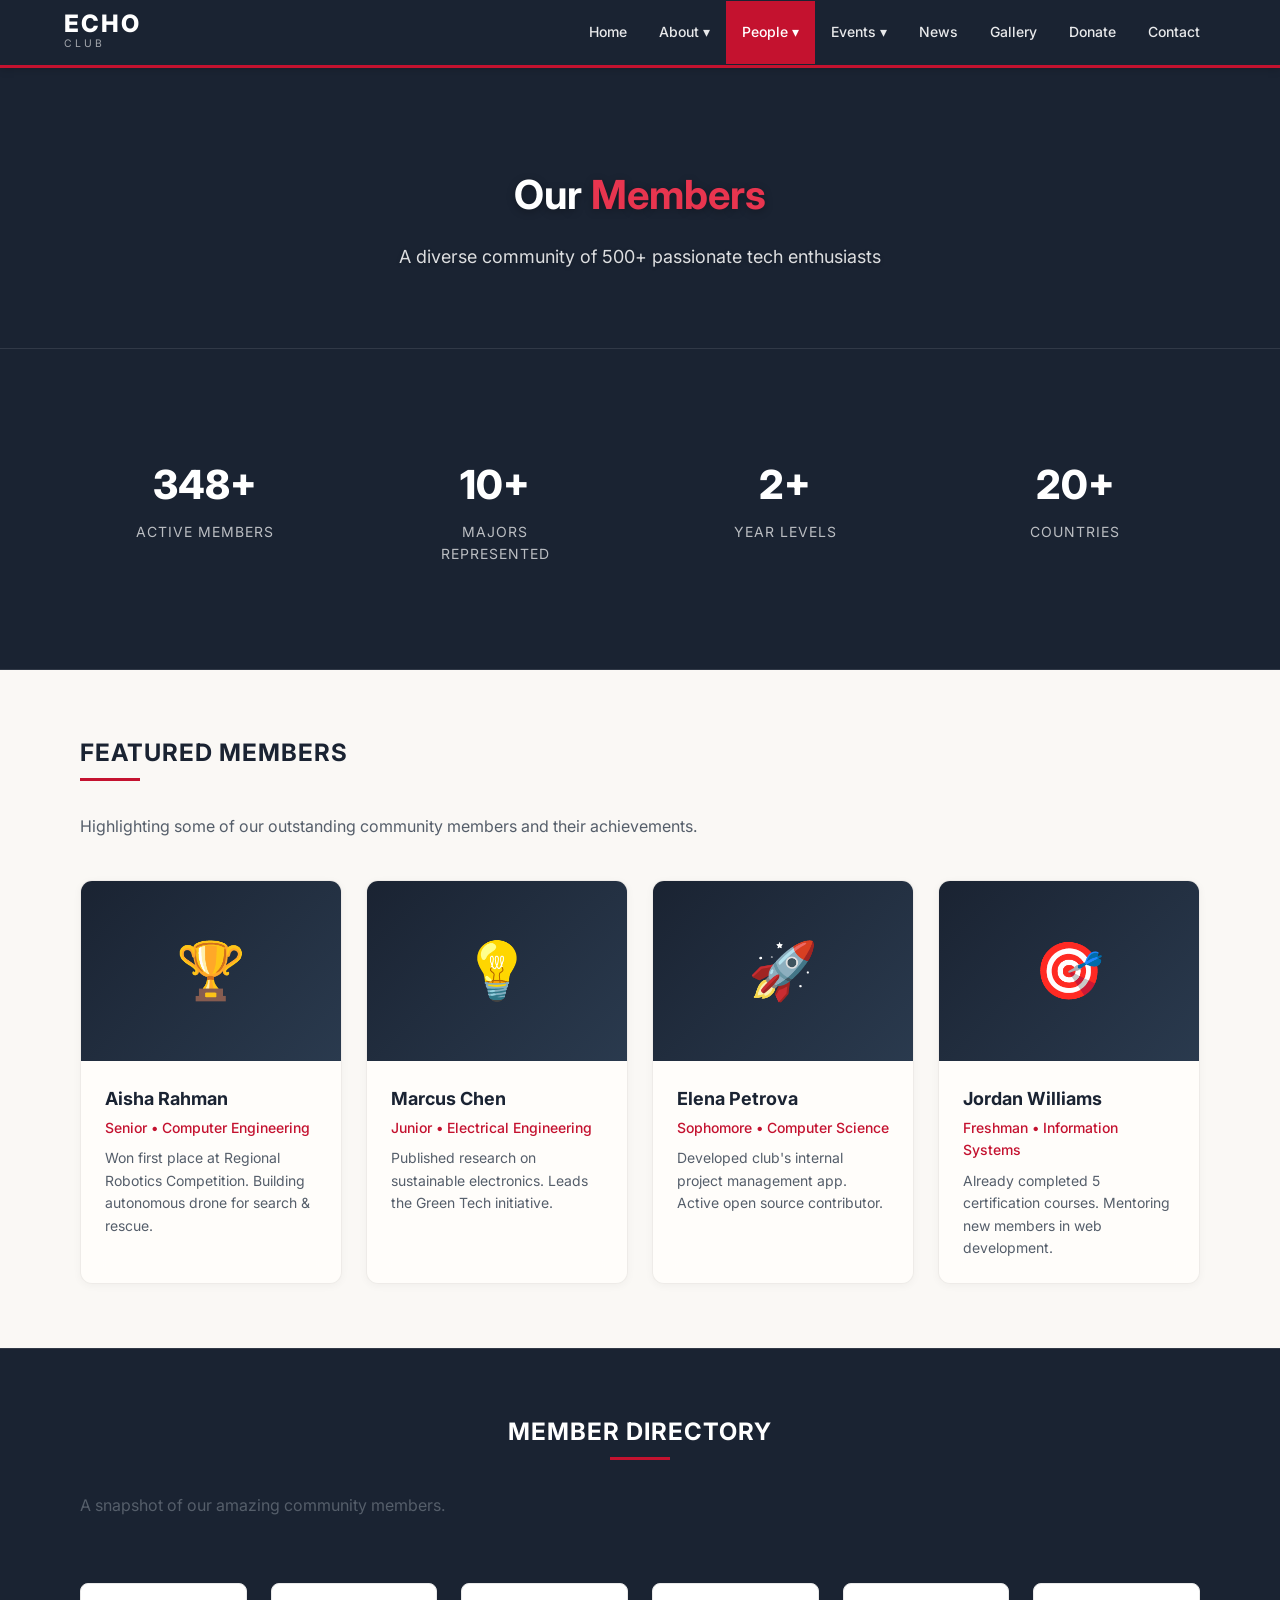
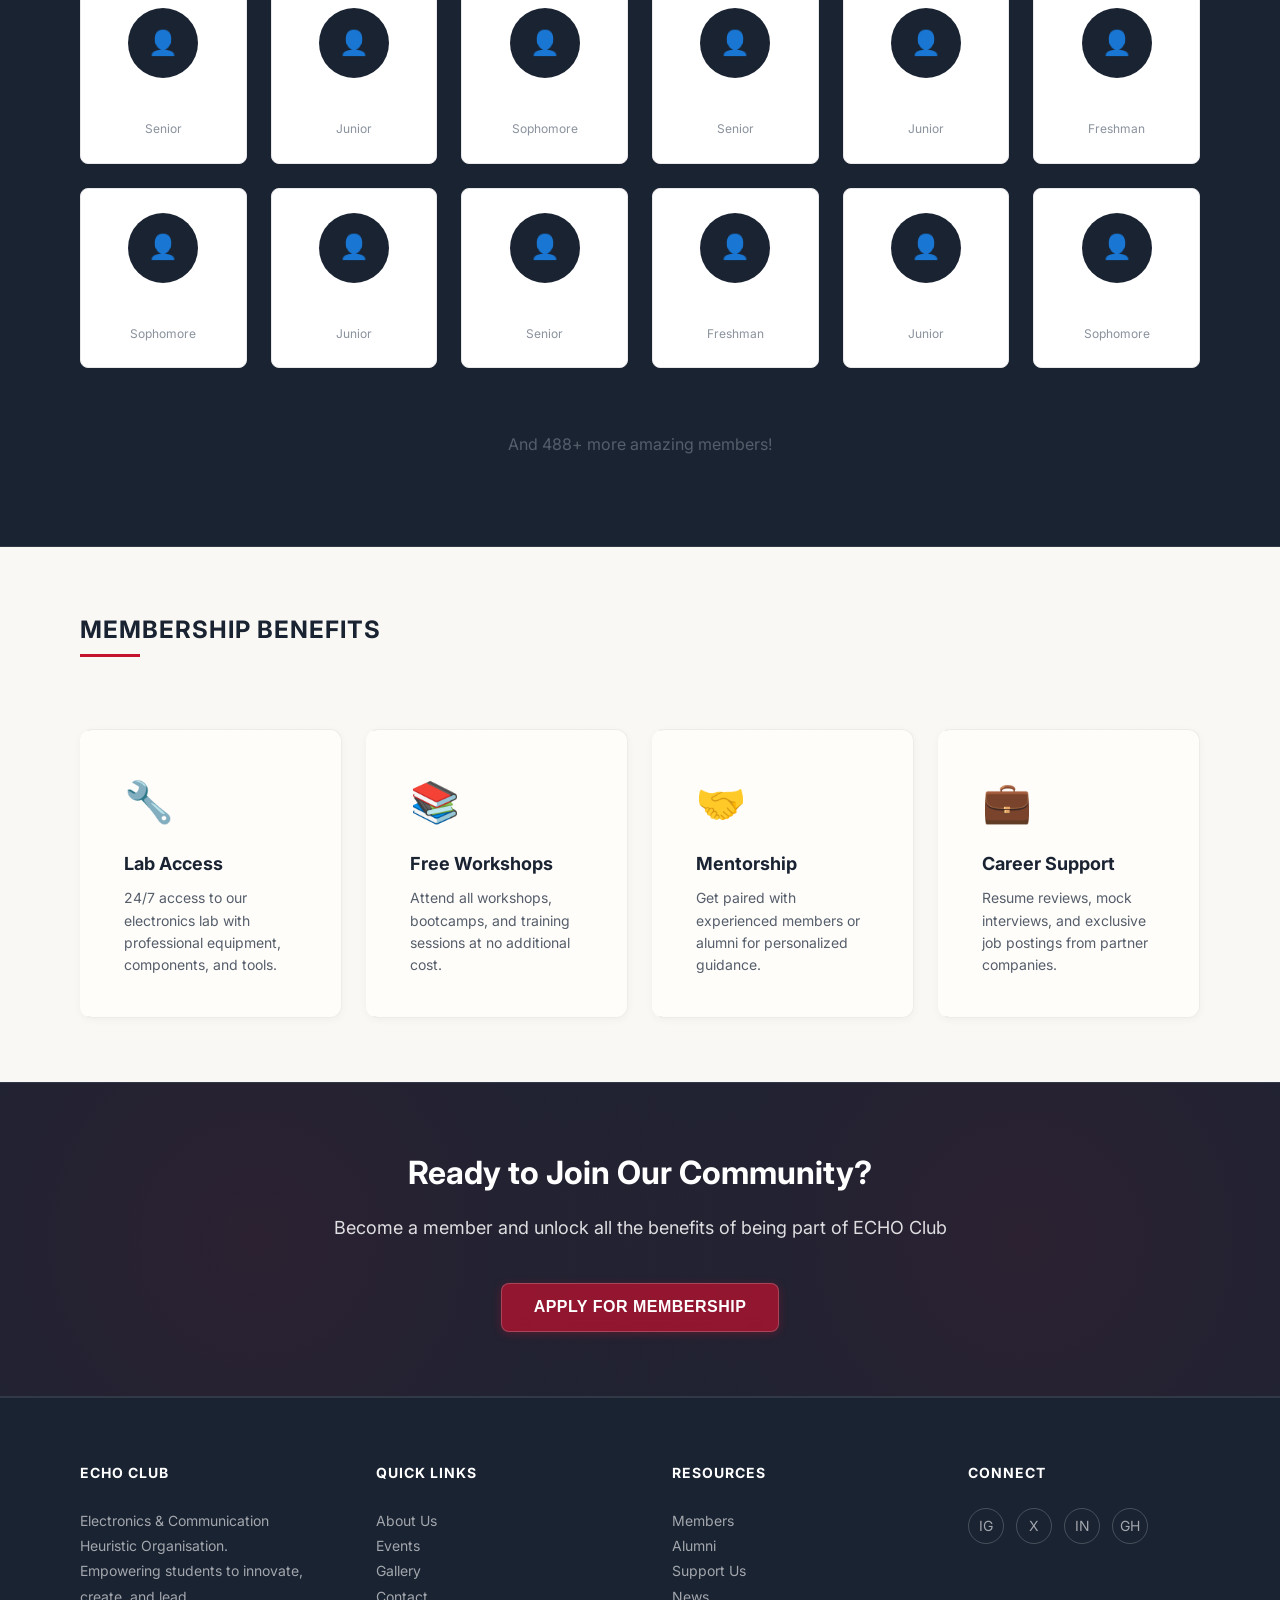
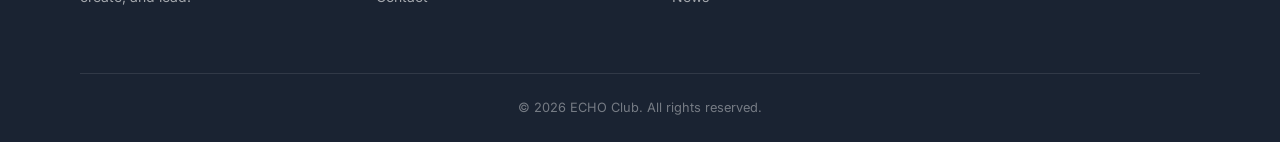
<file: members.html>
<!DOCTYPE html>
<html lang="en">

<head>
    <meta charset="UTF-8">
    <meta name="viewport" content="width=device-width, initial-scale=1.0">
    <meta name="description"
        content="Meet the active members of ECHO Club - our vibrant community of electronics and computing enthusiasts.">
    <title>Members | ECHO Club</title>
    <link rel="stylesheet" href="index.css">
    <link rel="preconnect" href="https://fonts.googleapis.com">
    <link rel="preconnect" href="https://fonts.gstatic.com" crossorigin>
    <link href="https://fonts.googleapis.com/css2?family=Inter:wght@300;400;500;600;700;800&display=swap"
        rel="stylesheet">
</head>

<body>
    <!-- Navigation -->
    <nav class="navbar" id="navbar">
        <div class="nav-container">
            <div class="logo">
                <span class="logo-text">ECHO</span>
                <span class="logo-subtitle">Club</span>
            </div>
            <ul class="nav-links" id="navLinks">
                <li><a href="index.html" class="nav-link">Home</a></li>
                <li class="nav-dropdown">
                    <a href="about.html" class="nav-link">About ▾</a>
                    <div class="nav-dropdown-content">
                        <a href="about.html">About Us</a>
                        <a href="history.html">Our History</a>
                    </div>
                </li>
                <li class="nav-dropdown">
                    <a href="team.html" class="nav-link active">People ▾</a>
                    <div class="nav-dropdown-content">
                        <a href="team.html">Staff & Faculty</a>
                        <a href="members.html">Members</a>
                        <a href="alumni.html">Alumni</a>
                    </div>
                </li>
                <li class="nav-dropdown">
                    <a href="events.html" class="nav-link">Events ▾</a>
                    <div class="nav-dropdown-content">
                        <a href="events.html#echo-events">ECHO Club Events</a>
                        <a href="events.html#emerge-fest">EMERGE — Dept. Fest</a>
                        <a href="events.html#extracurricular">Workshops &amp; Reunions</a>
                    </div>
                </li>
                <li><a href="announcements.html" class="nav-link">News</a></li>
                <li><a href="gallery.html" class="nav-link">Gallery</a></li>
                <li><a href="donations.html" class="nav-link">Donate</a></li>
                <li><a href="contact.html" class="nav-link">Contact</a></li>
            </ul>
            <button class="btn-primary">Join Now</button>
            <button class="mobile-toggle" id="mobileToggle">
                <span></span>
                <span></span>
                <span></span>
            </button>
        </div>
    </nav>

    <!-- Page Header -->
    <section class="page-header"
        style="background-image: url('https://images.unsplash.com/photo-1529156069898-49953e39b3ac?w=1600&q=80');">
        <h1>Our <span class="gradient-text">Members</span></h1>
        <p>A diverse community of 500+ passionate tech enthusiasts</p>
    </section>

    <!-- Member Stats -->
    <section class="stats">
        <div class="container">
            <div class="stats-grid">
                <div class="stat-card">
                    <div class="stat-number" data-target="500">0</div>
                    <div class="stat-label">Active Members</div>
                </div>
                <div class="stat-card">
                    <div class="stat-number" data-target="15">0</div>
                    <div class="stat-label">Majors Represented</div>
                </div>
                <div class="stat-card">
                    <div class="stat-number" data-target="4">0</div>
                    <div class="stat-label">Year Levels</div>
                </div>
                <div class="stat-card">
                    <div class="stat-number" data-target="30">0</div>
                    <div class="stat-label">Countries</div>
                </div>
            </div>
        </div>
    </section>

    <!-- Featured Members -->
    <section class="features">
        <div class="container">
            <h2 class="section-title">Featured Members</h2>
            <p class="section-subtitle">Highlighting some of our outstanding community members and their achievements.
            </p>
            <div class="team-grid">
                <div class="team-card">
                    <div class="team-card-image">🏆</div>
                    <div class="team-card-content">
                        <h3>Aisha Rahman</h3>
                        <p class="role">Senior • Computer Engineering</p>
                        <p>Won first place at Regional Robotics Competition. Building autonomous drone for search &
                            rescue.</p>
                    </div>
                </div>
                <div class="team-card">
                    <div class="team-card-image">💡</div>
                    <div class="team-card-content">
                        <h3>Marcus Chen</h3>
                        <p class="role">Junior • Electrical Engineering</p>
                        <p>Published research on sustainable electronics. Leads the Green Tech initiative.</p>
                    </div>
                </div>
                <div class="team-card">
                    <div class="team-card-image">🚀</div>
                    <div class="team-card-content">
                        <h3>Elena Petrova</h3>
                        <p class="role">Sophomore • Computer Science</p>
                        <p>Developed club's internal project management app. Active open source contributor.</p>
                    </div>
                </div>
                <div class="team-card">
                    <div class="team-card-image">🎯</div>
                    <div class="team-card-content">
                        <h3>Jordan Williams</h3>
                        <p class="role">Freshman • Information Systems</p>
                        <p>Already completed 5 certification courses. Mentoring new members in web development.</p>
                    </div>
                </div>
            </div>
        </div>
    </section>

    <!-- Member Directory -->
    <section class="stats">
        <div class="container">
            <h2 class="section-title">Member Directory</h2>
            <p class="section-subtitle">A snapshot of our amazing community members.</p>
            <div class="member-grid" style="margin-top: var(--spacing-xl);">
                <div class="member-item">
                    <div class="member-avatar">👤</div>
                    <div class="member-name">Alice Wang</div>
                    <div class="member-role">Senior</div>
                </div>
                <div class="member-item">
                    <div class="member-avatar">👤</div>
                    <div class="member-name">Ben Taylor</div>
                    <div class="member-role">Junior</div>
                </div>
                <div class="member-item">
                    <div class="member-avatar">👤</div>
                    <div class="member-name">Carla Mendez</div>
                    <div class="member-role">Sophomore</div>
                </div>
                <div class="member-item">
                    <div class="member-avatar">👤</div>
                    <div class="member-name">Derek Liu</div>
                    <div class="member-role">Senior</div>
                </div>
                <div class="member-item">
                    <div class="member-avatar">👤</div>
                    <div class="member-name">Eva Santos</div>
                    <div class="member-role">Junior</div>
                </div>
                <div class="member-item">
                    <div class="member-avatar">👤</div>
                    <div class="member-name">Frank Kim</div>
                    <div class="member-role">Freshman</div>
                </div>
                <div class="member-item">
                    <div class="member-avatar">👤</div>
                    <div class="member-name">Grace Chen</div>
                    <div class="member-role">Sophomore</div>
                </div>
                <div class="member-item">
                    <div class="member-avatar">👤</div>
                    <div class="member-name">Henry Patel</div>
                    <div class="member-role">Junior</div>
                </div>
                <div class="member-item">
                    <div class="member-avatar">👤</div>
                    <div class="member-name">Iris Johnson</div>
                    <div class="member-role">Senior</div>
                </div>
                <div class="member-item">
                    <div class="member-avatar">👤</div>
                    <div class="member-name">Jack Brown</div>
                    <div class="member-role">Freshman</div>
                </div>
                <div class="member-item">
                    <div class="member-avatar">👤</div>
                    <div class="member-name">Kira Okonkwo</div>
                    <div class="member-role">Junior</div>
                </div>
                <div class="member-item">
                    <div class="member-avatar">👤</div>
                    <div class="member-name">Leo Martinez</div>
                    <div class="member-role">Sophomore</div>
                </div>
            </div>
            <div style="text-align: center; margin-top: var(--spacing-xl);">
                <p style="color: var(--text-secondary); margin-bottom: var(--spacing-md);">And 488+ more amazing
                    members!</p>
            </div>
        </div>
    </section>

    <!-- Membership Benefits -->
    <section class="features">
        <div class="container">
            <h2 class="section-title">Membership Benefits</h2>
            <div class="features-grid">
                <div class="feature-card">
                    <div class="feature-icon">🔧</div>
                    <h3>Lab Access</h3>
                    <p>24/7 access to our electronics lab with professional equipment, components, and tools.</p>
                </div>
                <div class="feature-card">
                    <div class="feature-icon">📚</div>
                    <h3>Free Workshops</h3>
                    <p>Attend all workshops, bootcamps, and training sessions at no additional cost.</p>
                </div>
                <div class="feature-card">
                    <div class="feature-icon">🤝</div>
                    <h3>Mentorship</h3>
                    <p>Get paired with experienced members or alumni for personalized guidance.</p>
                </div>
                <div class="feature-card">
                    <div class="feature-icon">💼</div>
                    <h3>Career Support</h3>
                    <p>Resume reviews, mock interviews, and exclusive job postings from partner companies.</p>
                </div>
            </div>
        </div>
    </section>

    <!-- Join CTA -->
    <section class="cta">
        <div class="cta-content">
            <h2>Ready to Join Our Community?</h2>
            <p>Become a member and unlock all the benefits of being part of ECHO Club</p>
            <button class="btn-primary btn-large">Apply for Membership</button>
        </div>
    </section>

    <!-- Footer -->
    <footer class="footer">
        <div class="container">
            <div class="footer-content">
                <div class="footer-section">
                    <h4>ECHO Club</h4>
                    <p>Electronics & Communication Heuristic Organisation. Empowering students to innovate,
                        create, and
                        lead.</p>
                </div>
                <div class="footer-section">
                    <h4>Quick Links</h4>
                    <ul>
                        <li><a href="about.html">About Us</a></li>
                        <li><a href="events.html">Events</a></li>
                        <li><a href="gallery.html">Gallery</a></li>
                        <li><a href="contact.html">Contact</a></li>
                    </ul>
                </div>
                <div class="footer-section">
                    <h4>Resources</h4>
                    <ul>
                        <li><a href="members.html">Members</a></li>
                        <li><a href="alumni.html">Alumni</a></li>
                        <li><a href="donations.html">Support Us</a></li>
                        <li><a href="announcements.html">News</a></li>
                    </ul>
                </div>
                <div class="footer-section">
                    <h4>Connect</h4>
                    <div class="social-links">
                        <a href="#" class="social-link" title="Instagram">IG</a>
                        <a href="#" class="social-link" title="Twitter">X</a>
                        <a href="#" class="social-link" title="LinkedIn">IN</a>
                        <a href="#" class="social-link" title="GitHub">GH</a>
                    </div>
                </div>
            </div>
            <div class="footer-bottom">
                <p>&copy; 2026 ECHO Club. All rights reserved.</p>
            </div>
        </div>
    </footer>

    <script src="script.js"></script>
</body>

</html>
</file>
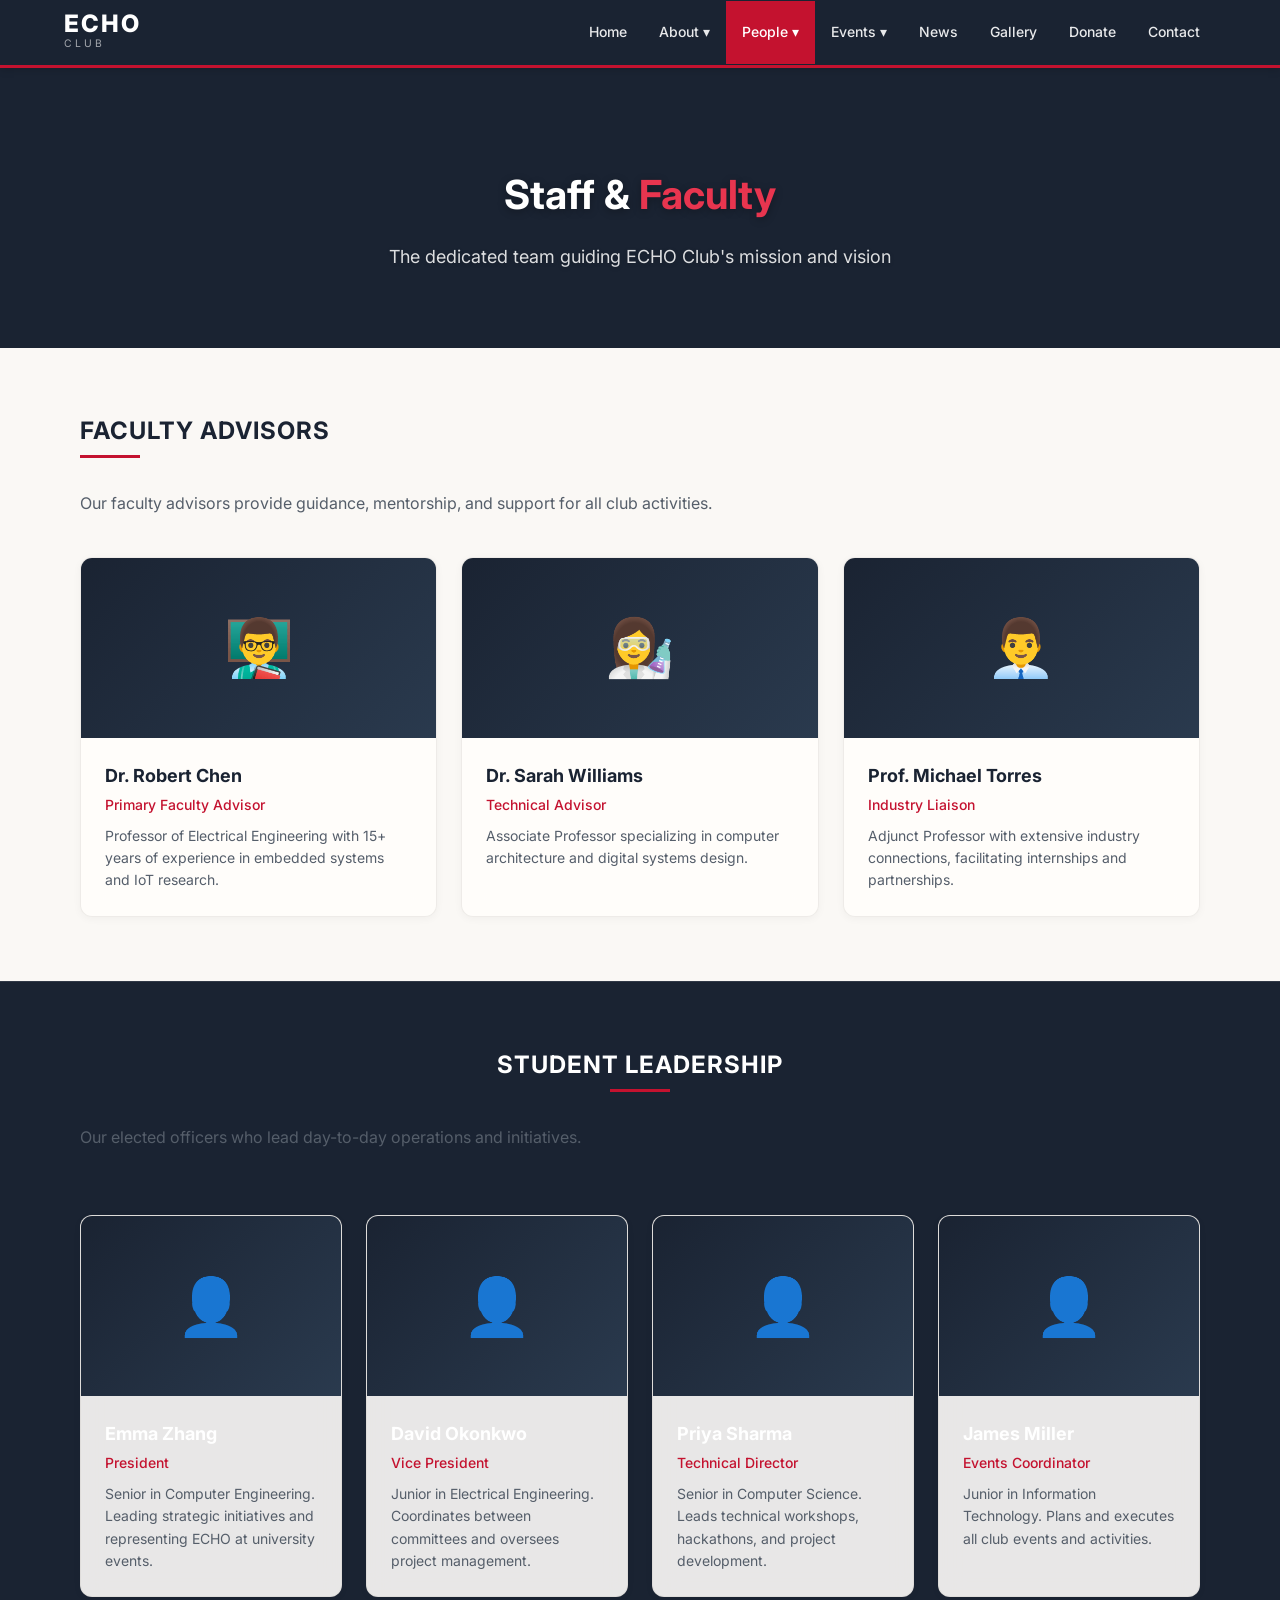
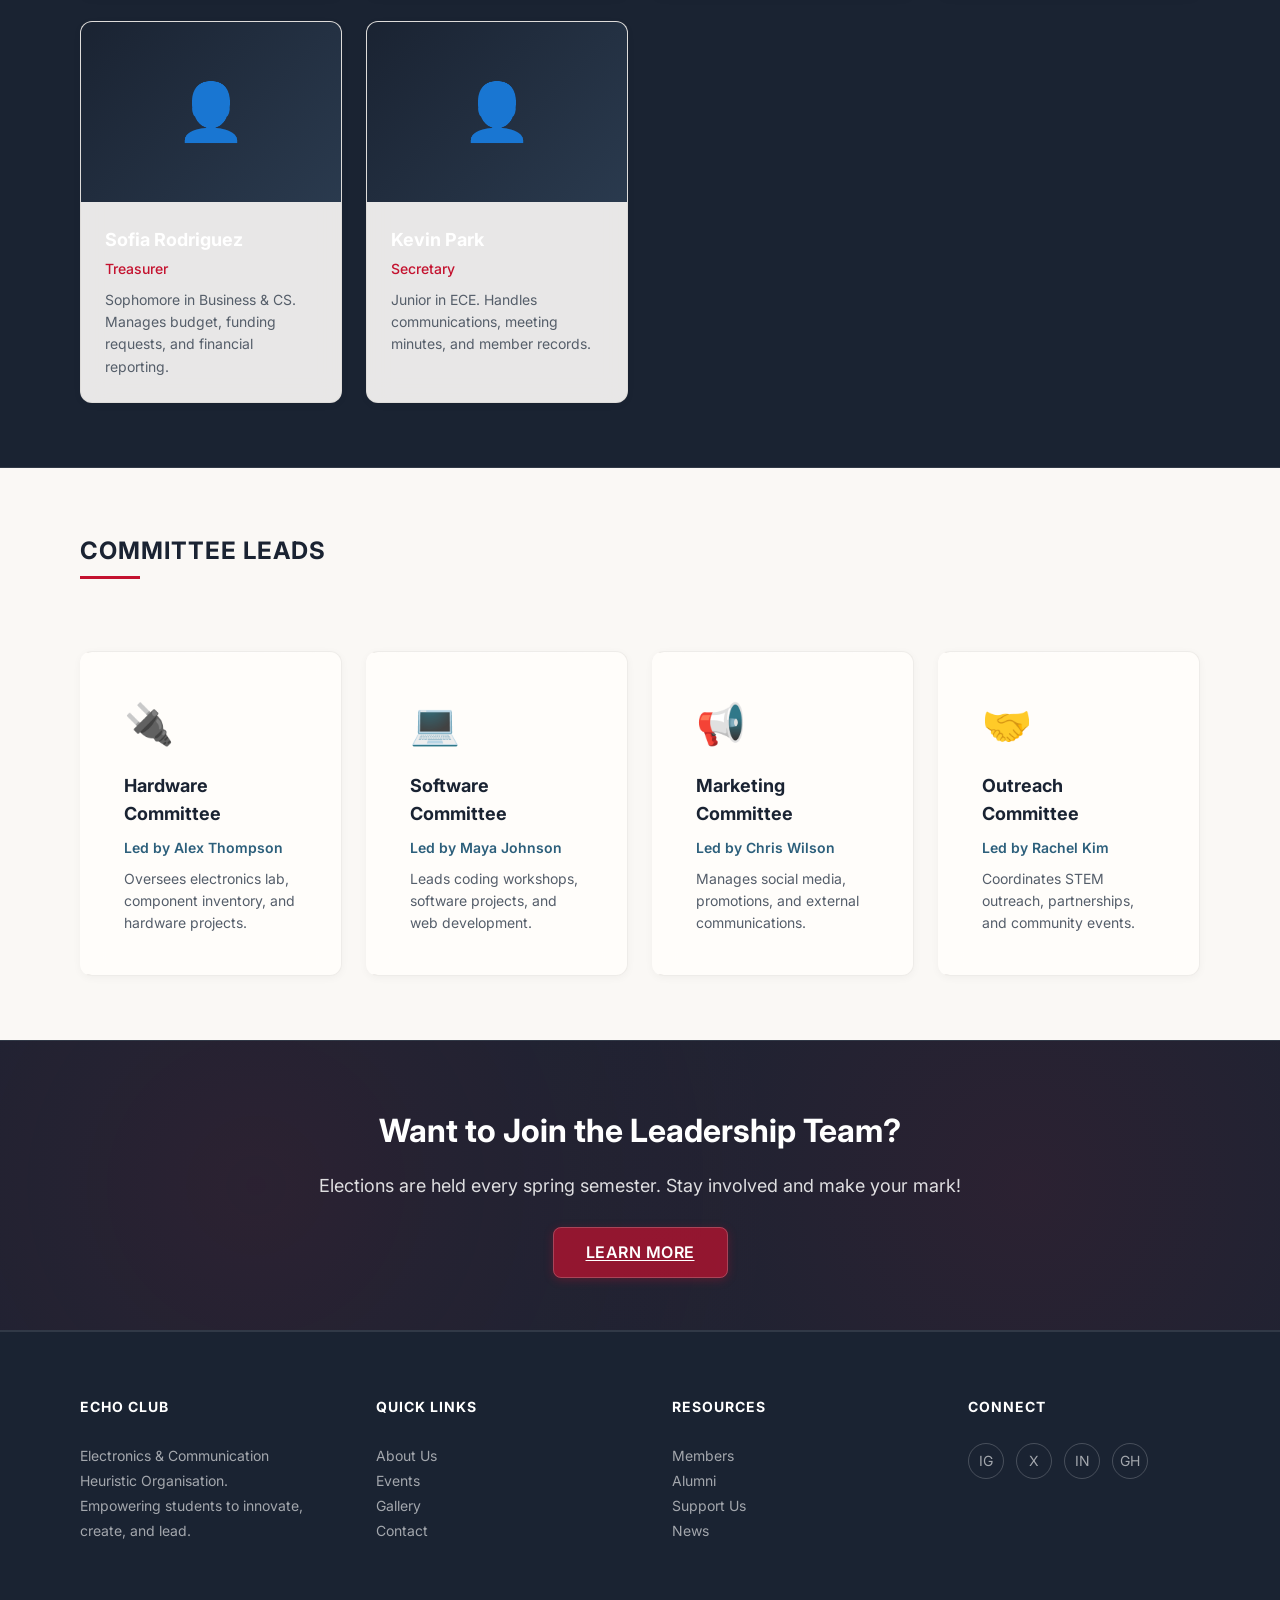
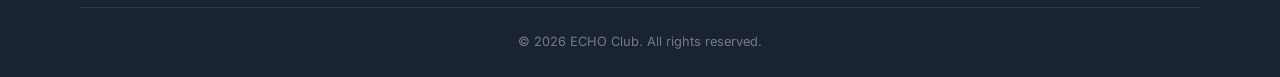
<file: team.html>
<!DOCTYPE html>
<html lang="en">

<head>
    <meta charset="UTF-8">
    <meta name="viewport" content="width=device-width, initial-scale=1.0">
    <meta name="description"
        content="Meet the ECHO Club leadership team, faculty advisors, and staff who guide our student community.">
    <title>Staff & Faculty | ECHO Club</title>
    <link rel="stylesheet" href="index.css">
    <link rel="preconnect" href="https://fonts.googleapis.com">
    <link rel="preconnect" href="https://fonts.gstatic.com" crossorigin>
    <link href="https://fonts.googleapis.com/css2?family=Inter:wght@300;400;500;600;700;800&display=swap"
        rel="stylesheet">
</head>

<body>
    <!-- Navigation -->
    <nav class="navbar" id="navbar">
        <div class="nav-container">
            <div class="logo">
                <span class="logo-text">ECHO</span>
                <span class="logo-subtitle">Club</span>
            </div>
            <ul class="nav-links" id="navLinks">
                <li><a href="index.html" class="nav-link">Home</a></li>
                <li class="nav-dropdown">
                    <a href="about.html" class="nav-link">About ▾</a>
                    <div class="nav-dropdown-content">
                        <a href="about.html">About Us</a>
                        <a href="history.html">Our History</a>
                    </div>
                </li>
                <li class="nav-dropdown">
                    <a href="team.html" class="nav-link active">People ▾</a>
                    <div class="nav-dropdown-content">
                        <a href="team.html">Staff & Faculty</a>
                        <a href="members.html">Members</a>
                        <a href="alumni.html">Alumni</a>
                    </div>
                </li>
                <li class="nav-dropdown">
                    <a href="events.html" class="nav-link">Events ▾</a>
                    <div class="nav-dropdown-content">
                        <a href="events.html#echo-events">ECHO Club Events</a>
                        <a href="events.html#emerge-fest">EMERGE — Dept. Fest</a>
                        <a href="events.html#extracurricular">Workshops &amp; Reunions</a>
                    </div>
                </li>
                <li><a href="announcements.html" class="nav-link">News</a></li>
                <li><a href="gallery.html" class="nav-link">Gallery</a></li>
                <li><a href="donations.html" class="nav-link">Donate</a></li>
                <li><a href="contact.html" class="nav-link">Contact</a></li>
            </ul>
            <button class="btn-primary">Join Now</button>
            <button class="mobile-toggle" id="mobileToggle">
                <span></span>
                <span></span>
                <span></span>
            </button>
        </div>
    </nav>

    <!-- Page Header -->
    <section class="page-header"
        style="background-image: url('https://images.unsplash.com/photo-1517245386807-bb43f82c33c4?w=1600&q=80');">
        <h1>Staff & <span class="gradient-text">Faculty</span></h1>
        <p>The dedicated team guiding ECHO Club's mission and vision</p>
    </section>

    <!-- Faculty Advisors -->
    <section class="features">
        <div class="container">
            <h2 class="section-title">Faculty Advisors</h2>
            <p class="section-subtitle">Our faculty advisors provide guidance, mentorship, and support for all club
                activities.</p>
            <div class="team-grid">
                <div class="team-card">
                    <div class="team-card-image">👨‍🏫</div>
                    <div class="team-card-content">
                        <h3>Dr. Robert Chen</h3>
                        <p class="role">Primary Faculty Advisor</p>
                        <p>Professor of Electrical Engineering with 15+ years of experience in embedded systems and IoT
                            research.</p>
                    </div>
                </div>
                <div class="team-card">
                    <div class="team-card-image">👩‍🔬</div>
                    <div class="team-card-content">
                        <h3>Dr. Sarah Williams</h3>
                        <p class="role">Technical Advisor</p>
                        <p>Associate Professor specializing in computer architecture and digital systems design.</p>
                    </div>
                </div>
                <div class="team-card">
                    <div class="team-card-image">👨‍💼</div>
                    <div class="team-card-content">
                        <h3>Prof. Michael Torres</h3>
                        <p class="role">Industry Liaison</p>
                        <p>Adjunct Professor with extensive industry connections, facilitating internships and
                            partnerships.</p>
                    </div>
                </div>
            </div>
        </div>
    </section>

    <!-- Student Leadership -->
    <section class="stats">
        <div class="container">
            <h2 class="section-title">Student Leadership</h2>
            <p class="section-subtitle">Our elected officers who lead day-to-day operations and initiatives.</p>
            <div class="team-grid" style="margin-top: var(--spacing-xl);">
                <div class="team-card">
                    <div class="team-card-image">👤</div>
                    <div class="team-card-content">
                        <h3>Emma Zhang</h3>
                        <p class="role">President</p>
                        <p>Senior in Computer Engineering. Leading strategic initiatives and representing ECHO at
                            university events.</p>
                    </div>
                </div>
                <div class="team-card">
                    <div class="team-card-image">👤</div>
                    <div class="team-card-content">
                        <h3>David Okonkwo</h3>
                        <p class="role">Vice President</p>
                        <p>Junior in Electrical Engineering. Coordinates between committees and oversees project
                            management.</p>
                    </div>
                </div>
                <div class="team-card">
                    <div class="team-card-image">👤</div>
                    <div class="team-card-content">
                        <h3>Priya Sharma</h3>
                        <p class="role">Technical Director</p>
                        <p>Senior in Computer Science. Leads technical workshops, hackathons, and project development.
                        </p>
                    </div>
                </div>
                <div class="team-card">
                    <div class="team-card-image">👤</div>
                    <div class="team-card-content">
                        <h3>James Miller</h3>
                        <p class="role">Events Coordinator</p>
                        <p>Junior in Information Technology. Plans and executes all club events and activities.</p>
                    </div>
                </div>
                <div class="team-card">
                    <div class="team-card-image">👤</div>
                    <div class="team-card-content">
                        <h3>Sofia Rodriguez</h3>
                        <p class="role">Treasurer</p>
                        <p>Sophomore in Business & CS. Manages budget, funding requests, and financial reporting.</p>
                    </div>
                </div>
                <div class="team-card">
                    <div class="team-card-image">👤</div>
                    <div class="team-card-content">
                        <h3>Kevin Park</h3>
                        <p class="role">Secretary</p>
                        <p>Junior in ECE. Handles communications, meeting minutes, and member records.</p>
                    </div>
                </div>
            </div>
        </div>
    </section>

    <!-- Committee Leads -->
    <section class="features">
        <div class="container">
            <h2 class="section-title">Committee Leads</h2>
            <div class="features-grid">
                <div class="feature-card">
                    <div class="feature-icon">🔌</div>
                    <h3>Hardware Committee</h3>
                    <p style="color: var(--secondary); font-weight: 600; margin-bottom: 0.5rem;">Led by Alex Thompson
                    </p>
                    <p>Oversees electronics lab, component inventory, and hardware projects.</p>
                </div>
                <div class="feature-card">
                    <div class="feature-icon">💻</div>
                    <h3>Software Committee</h3>
                    <p style="color: var(--secondary); font-weight: 600; margin-bottom: 0.5rem;">Led by Maya Johnson</p>
                    <p>Leads coding workshops, software projects, and web development.</p>
                </div>
                <div class="feature-card">
                    <div class="feature-icon">📢</div>
                    <h3>Marketing Committee</h3>
                    <p style="color: var(--secondary); font-weight: 600; margin-bottom: 0.5rem;">Led by Chris Wilson</p>
                    <p>Manages social media, promotions, and external communications.</p>
                </div>
                <div class="feature-card">
                    <div class="feature-icon">🤝</div>
                    <h3>Outreach Committee</h3>
                    <p style="color: var(--secondary); font-weight: 600; margin-bottom: 0.5rem;">Led by Rachel Kim</p>
                    <p>Coordinates STEM outreach, partnerships, and community events.</p>
                </div>
            </div>
        </div>
    </section>

    <!-- Join Team CTA -->
    <section class="cta">
        <div class="cta-content">
            <h2>Want to Join the Leadership Team?</h2>
            <p>Elections are held every spring semester. Stay involved and make your mark!</p>
            <a href="contact.html" class="btn-primary btn-large">Learn More</a>
        </div>
    </section>

    <!-- Footer -->
    <footer class="footer">
        <div class="container">
            <div class="footer-content">
                <div class="footer-section">
                    <h4>ECHO Club</h4>
                    <p>Electronics & Communication Heuristic Organisation. Empowering students to innovate,
                        create, and
                        lead.</p>
                </div>
                <div class="footer-section">
                    <h4>Quick Links</h4>
                    <ul>
                        <li><a href="about.html">About Us</a></li>
                        <li><a href="events.html">Events</a></li>
                        <li><a href="gallery.html">Gallery</a></li>
                        <li><a href="contact.html">Contact</a></li>
                    </ul>
                </div>
                <div class="footer-section">
                    <h4>Resources</h4>
                    <ul>
                        <li><a href="members.html">Members</a></li>
                        <li><a href="alumni.html">Alumni</a></li>
                        <li><a href="donations.html">Support Us</a></li>
                        <li><a href="announcements.html">News</a></li>
                    </ul>
                </div>
                <div class="footer-section">
                    <h4>Connect</h4>
                    <div class="social-links">
                        <a href="#" class="social-link" title="Instagram">IG</a>
                        <a href="#" class="social-link" title="Twitter">X</a>
                        <a href="#" class="social-link" title="LinkedIn">IN</a>
                        <a href="#" class="social-link" title="GitHub">GH</a>
                    </div>
                </div>
            </div>
            <div class="footer-bottom">
                <p>&copy; 2026 ECHO Club. All rights reserved.</p>
            </div>
        </div>
    </footer>

    <script src="script.js"></script>
</body>

</html>
</file>
<file: index.css>
/* ============================================
   ECHO CLUB – CeNSE-INSPIRED REDESIGN
   Professional, Student-Built, Alumni-Appealing
   ============================================ */

:root {
    /* Primary palette – CeNSE-inspired */
    --primary: #1a2332;
    --primary-dark: #111820;
    --primary-light: #2a3a4e;
    --accent: #c4122f;
    --accent-dark: #9e0e26;
    --accent-light: #e8354f;
    --secondary: #2C5F7B;
    --secondary-light: #4A90B8;

    /* Background tones – glass theme */
    --bg-primary: #ffffff;
    --bg-secondary: #f5f5f5;
    --bg-tertiary: #e8e8e8;
    --bg-cream: #faf8f5;
    --bg-card: #ffffff;

    /* Glass variables - creamy white theme */
    --glass-bg: rgba(250, 248, 245, 0.92);
    --glass-bg-light: rgba(252, 250, 248, 0.95);
    --glass-bg-medium: rgba(255, 253, 251, 0.90);
    --glass-bg-strong: rgba(255, 255, 255, 0.95);
    --glass-border: rgba(200, 195, 190, 0.3);
    --glass-border-light: rgba(220, 215, 210, 0.2);
    --glass-border-strong: rgba(180, 175, 170, 0.4);
    --glass-shadow: 0 2px 8px rgba(0, 0, 0, 0.04);
    --glass-shadow-hover: 0 4px 16px rgba(0, 0, 0, 0.08);
    --glass-blur: blur(8px);
    --glass-blur-strong: blur(12px);

    /* Text */
    --text-primary: #1a2332;
    --text-secondary: #555e6a;
    --text-muted: #8a929d;
    --link-color: #2C5F7B;

    /* Spacing */
    --spacing-xs: 0.5rem;
    --spacing-sm: 1rem;
    --spacing-md: 1.5rem;
    --spacing-lg: 2.5rem;
    --spacing-xl: 4rem;
    --spacing-2xl: 5rem;

    /* Fonts */
    --font-primary: 'Inter', 'Segoe UI', 'Roboto', -apple-system, BlinkMacSystemFont, sans-serif;
    --font-heading: 'Inter', 'Segoe UI', sans-serif;
    --font-size-sm: 0.875rem;
    --font-size-base: 1rem;
    --font-size-lg: 1.125rem;
    --font-size-xl: 1.25rem;
    --font-size-2xl: 1.5rem;
    --font-size-3xl: 2rem;
    --font-size-4xl: 2.5rem;
    --font-size-5xl: 3rem;

    /* Shapes – updated for glass */
    --border-radius-sm: 8px;
    --border-radius-md: 12px;
    --border-radius-lg: 16px;
    --border-radius-xl: 20px;
    --shadow-sm: 0 2px 8px rgba(0, 0, 0, 0.2);
    --shadow-md: 0 4px 16px rgba(0, 0, 0, 0.25);
    --shadow-lg: 0 10px 30px rgba(0, 0, 0, 0.3);
    --shadow-xl: 0 20px 50px rgba(0, 0, 0, 0.35);
    --shadow-card: 0 4px 16px rgba(0, 0, 0, 0.2);

    /* Transitions */
    --transition-fast: 0.2s ease;
    --transition-base: 0.3s ease;
    --transition-slow: 0.5s ease;
}

/* ============================================
   GLOBAL STYLES
   ============================================ */

* {
    margin: 0;
    padding: 0;
    box-sizing: border-box;
}

html {
    scroll-behavior: smooth;
}

body {
    font-family: var(--font-primary);
    background-color: var(--bg-primary);
    color: var(--text-primary);
    line-height: 1.6;
    overflow-x: hidden;
    position: relative;
    min-height: 100vh;
}

/* Remove decorative side art */
body::before,
body::after {
    display: none;
}

/* Full-width body-level sections */
body>.top-bar,
body>.navbar,
body>section,
body>.footer {
    margin-left: 0;
    margin-right: 0;
}

.container {
    max-width: 1200px;
    margin: 0 auto;
    padding: 0 var(--spacing-lg);
    position: relative;
    z-index: 1;
}

/* ============================================
   TOP BAR
   ============================================ */
.top-bar {
    background-color: rgb(26, 35, 50);
    color: white;
    padding: 0.5rem 0;
    font-size: 0.8rem;
    border-bottom: 1px solid rgba(255, 255, 255, 0.1);
}

.top-bar .container {
    display: flex;
    justify-content: flex-end;
    align-items: center;
    gap: 1.5rem;
}

.top-bar a {
    color: rgba(255, 255, 255, 0.85);
    text-decoration: none;
    transition: color 0.2s;
    font-weight: 400;
}

.top-bar a:hover {
    color: white;
}

.top-bar span {
    color: rgba(255, 255, 255, 0.3);
}

/* ============================================
   NAVIGATION
   ============================================ */
.navbar {
    position: relative;
    background: rgb(26, 35, 50);
    padding: 0;
    z-index: 1002;
    border-bottom: 3px solid var(--accent);
    box-shadow: 0 2px 8px rgba(0, 0, 0, 0.15);
}

.navbar.scrolled {
    position: fixed;
    top: 0;
    left: 0;
    right: 0;
    margin-left: 0;
    margin-right: 0;
    background: rgb(26, 35, 50);
    box-shadow: 0 2px 12px rgba(0, 0, 0, 0.2);
    z-index: 1002;
}

.nav-container {
    max-width: 1200px;
    margin: 0 auto;
    padding: 0 var(--spacing-md);
    display: flex;
    align-items: center;
    justify-content: space-between;
    position: relative;
    z-index: 1;
}

.logo {
    display: flex;
    flex-direction: column;
    padding: 0.75rem 0;
}

.logo-text {
    font-size: var(--font-size-2xl);
    font-weight: 800;
    color: #ffffff;
    letter-spacing: 2px;
    font-family: var(--font-heading);
    line-height: 1;
}

.logo-subtitle {
    font-size: 0.65rem;
    color: rgba(255, 255, 255, 0.6);
    font-weight: 400;
    text-transform: uppercase;
    letter-spacing: 3px;
}

.nav-links {
    display: flex;
    gap: 0;
    list-style: none;
    align-items: center;
    height: 100%;
}

.nav-link {
    color: rgba(255, 255, 255, 0.9);
    text-decoration: none;
    font-weight: 500;
    font-size: var(--font-size-sm);
    transition: all var(--transition-fast);
    padding: 1.25rem 1rem;
    display: block;
}

.nav-link:hover,
.nav-link.active {
    background-color: var(--accent);
    color: white;
}

.nav-link::after {
    display: none;
}

/* Dropdown Menu */
.nav-dropdown {
    position: relative;
}

.nav-dropdown-content {
    display: none;
    position: absolute;
    top: 100%;
    left: 0;
    background: rgba(255, 255, 255, 0.98);
    backdrop-filter: blur(10px);
    -webkit-backdrop-filter: blur(10px);
    border: 1px solid var(--glass-border);
    border-top: 3px solid var(--accent);
    border-radius: 0 0 var(--border-radius-md) var(--border-radius-md);
    padding: 0;
    min-width: 200px;
    box-shadow: 0 4px 12px rgba(0, 0, 0, 0.08);
    z-index: 1001;
}

.nav-dropdown:hover .nav-dropdown-content {
    display: block;
    animation: fadeIn 0.2s ease;
}

@keyframes fadeIn {
    from {
        opacity: 0;
        transform: translateY(5px);
    }

    to {
        opacity: 1;
        transform: translateY(0);
    }
}

.nav-dropdown-content a {
    display: block;
    padding: 0.7rem 1.25rem;
    color: var(--text-primary);
    text-decoration: none;
    border-bottom: 1px solid var(--glass-border-light);
    font-size: var(--font-size-sm);
    transition: all var(--transition-fast);
}

.nav-dropdown-content a:last-child {
    border-bottom: none;
}

.nav-dropdown-content a:hover {
    background: rgba(196, 18, 47, 0.05);
    color: var(--accent);
    padding-left: 1.5rem;
}

.mobile-toggle {
    display: none;
    flex-direction: column;
    gap: 5px;
    background: transparent;
    border: none;
    cursor: pointer;
    padding: 0.5rem;
}

.mobile-toggle span {
    width: 24px;
    height: 2px;
    background: white;
    transition: all var(--transition-base);
    border-radius: 2px;
}

/* Hide Join Now button in nav */
.navbar .btn-primary {
    display: none;
}

/* ============================================
   BUTTONS
   ============================================ */
.btn-primary {
    padding: 0.7rem 1.5rem;
    background: rgba(196, 18, 47, 0.7);
    backdrop-filter: blur(8px);
    -webkit-backdrop-filter: blur(8px);
    color: white;
    border: 1px solid rgba(255, 255, 255, 0.2);
    border-radius: var(--border-radius-sm);
    font-weight: 600;
    font-size: var(--font-size-sm);
    cursor: pointer;
    transition: all var(--transition-base);
    text-transform: uppercase;
    letter-spacing: 0.5px;
    box-shadow: 0 2px 10px rgba(196, 18, 47, 0.3);
}

.btn-primary:hover {
    background: rgba(196, 18, 47, 0.9);
    transform: translateY(-2px);
    box-shadow: 0 6px 20px rgba(196, 18, 47, 0.4);
    border-color: rgba(255, 255, 255, 0.35);
}

.btn-secondary {
    padding: 0.7rem 1.5rem;
    background: var(--glass-bg);
    backdrop-filter: blur(8px);
    -webkit-backdrop-filter: blur(8px);
    color: var(--accent-light);
    border: 1px solid rgba(255, 255, 255, 0.2);
    border-radius: var(--border-radius-sm);
    font-weight: 600;
    font-size: var(--font-size-sm);
    cursor: pointer;
    transition: all var(--transition-base);
    text-decoration: none;
    display: inline-block;
    text-transform: uppercase;
    letter-spacing: 0.5px;
}

.btn-secondary:hover {
    background: rgba(196, 18, 47, 0.6);
    color: white;
    transform: translateY(-2px);
    border-color: rgba(255, 255, 255, 0.3);
}

.btn-large {
    padding: 0.9rem 2rem;
    font-size: var(--font-size-base);
}

/* ============================================
   HERO SLIDESHOW
   ============================================ */
.hero {
    position: relative;
    height: 520px;
    overflow: hidden;
    background: rgb(250, 248, 245);
}

.hero-background {
    display: none;
}

.hero-slideshow {
    position: relative;
    width: 100%;
    height: 100%;
}

.hero-slide {
    position: absolute;
    top: 0;
    left: 0;
    width: 100%;
    height: 100%;
    opacity: 0;
    transition: opacity 1s ease;
    display: flex;
    align-items: center;
    justify-content: center;
}

.hero-slide.active {
    opacity: 1;
    z-index: 2;
}

.hero-slide .slide-bg {
    position: absolute;
    top: 0;
    left: 0;
    width: 100%;
    height: 100%;
    background-size: cover;
    background-position: center;
}

.hero-slide .slide-overlay {
    position: absolute;
    top: 0;
    left: 0;
    width: 100%;
    height: 100%;
    background: linear-gradient(135deg, rgba(26, 35, 50, 0.7) 0%, rgba(26, 35, 50, 0.4) 100%);
}

.hero-slide .slide-content {
    position: relative;
    z-index: 3;
    color: white;
    text-align: center;
    max-width: 700px;
    padding: 2rem;
}

.hero-slide .slide-content h2 {
    font-size: var(--font-size-3xl);
    font-weight: 700;
    margin-bottom: 0.75rem;
    text-shadow: 0 2px 8px rgba(0, 0, 0, 0.3);
}

.hero-slide .slide-content p {
    font-size: var(--font-size-lg);
    opacity: 0.9;
    text-shadow: 0 1px 4px rgba(0, 0, 0, 0.3);
}

.hero-slide .slide-content a {
    display: inline-block;
    margin-top: 1rem;
    color: white;
    text-decoration: none;
    font-weight: 600;
    border-bottom: 2px solid var(--accent);
    padding-bottom: 2px;
    transition: color 0.2s;
}

.hero-slide .slide-content a:hover {
    color: var(--accent-light);
}

/* Slide indicators */
.slide-indicators {
    position: absolute;
    bottom: 20px;
    left: 50%;
    transform: translateX(-50%);
    display: flex;
    gap: 10px;
    z-index: 10;
}

.slide-indicator {
    width: 12px;
    height: 12px;
    border-radius: 50%;
    background: rgba(255, 255, 255, 0.4);
    border: 2px solid rgba(255, 255, 255, 0.6);
    cursor: pointer;
    transition: all 0.3s;
}

.slide-indicator.active {
    background: var(--accent);
    border-color: white;
    transform: scale(1.2);
}

/* Faculty message overlay on slideshow */
.hero-message-box {
    position: absolute;
    right: 40px;
    top: 50%;
    transform: translateY(-50%);
    background: var(--glass-bg-medium);
    backdrop-filter: blur(16px);
    -webkit-backdrop-filter: blur(16px);
    padding: 1.5rem;
    border-radius: var(--border-radius-md);
    box-shadow: var(--glass-shadow);
    border: 1px solid var(--glass-border);
    border-left: 4px solid var(--accent-light);
    color: var(--text-primary);
    max-width: 320px;
    z-index: 10;
}

.message-header {
    display: flex;
    align-items: center;
    gap: 0.75rem;
    margin-bottom: 0.75rem;
    padding-bottom: 0.75rem;
    border-bottom: 1px solid var(--glass-border-light);
}

.message-avatar {
    width: 60px;
    height: 60px;
    min-width: 60px;
    border-radius: 50%;
    object-fit: cover;
    border: 2px solid var(--accent);
    display: flex;
    align-items: center;
    justify-content: center;
    background: var(--bg-secondary);
    color: var(--text-muted);
    font-size: 0.7rem;
}

.message-title h3 {
    font-family: var(--font-heading);
    color: var(--primary);
    font-size: 0.95rem;
    margin-bottom: 0.15rem;
}

.message-title span {
    font-size: 0.75rem;
    color: var(--text-muted);
    font-weight: 400;
}

.hero-message-box p {
    font-size: 0.85rem;
    line-height: 1.5;
    color: var(--text-secondary);
    font-style: italic;
    margin-bottom: 0.75rem;
}

.read-more-link {
    display: inline-block;
    color: var(--accent);
    font-weight: 600;
    text-decoration: none;
    font-size: 0.8rem;
}

.read-more-link:hover {
    text-decoration: underline;
}

/* Hide old hero text elements */
.hero-text-content {
    display: none;
}

.hero-content {
    position: relative;
    width: 100%;
    height: 100%;
}

.gradient-text {
    color: var(--accent-light);
    -webkit-text-fill-color: var(--accent-light);
    background: none;
}

.hero-buttons {
    display: none;
}

.hero-subtitle {
    display: none;
}

.hero-title {
    display: none;
}

/* ============================================
   SECTION COMMON STYLES
   ============================================ */
.section-title {
    font-size: var(--font-size-2xl);
    font-weight: 700;
    margin-bottom: var(--spacing-lg);
    color: var(--primary);
    text-transform: uppercase;
    letter-spacing: 1px;
    position: relative;
    display: inline-block;
    background: none;
    -webkit-text-fill-color: var(--primary);
    -webkit-background-clip: unset;
    background-clip: unset;
}

.section-title::after {
    content: '';
    position: absolute;
    bottom: -8px;
    left: 0;
    width: 60px;
    height: 3px;
    background: var(--accent);
}

.section-title-center {
    text-align: center;
    display: block;
}

.section-title-center::after {
    left: 50%;
    transform: translateX(-50%);
}

.section-subtitle {
    color: var(--text-secondary);
    font-size: var(--font-size-base);
    max-width: 700px;
    margin-bottom: var(--spacing-lg);
    line-height: 1.7;
}

/* ============================================
   ECHO OVERVIEW SECTION
   ============================================ */
.overview-section {
    padding: var(--spacing-xl) 0;
    background: var(--bg-cream);
    border-top: 1px solid var(--bg-tertiary);
    border-bottom: 1px solid var(--bg-tertiary);
}

.overview-grid {
    display: grid;
    grid-template-columns: 1.5fr 1fr;
    gap: 3rem;
    align-items: start;
}

.overview-text p {
    color: var(--text-secondary);
    line-height: 1.8;
    margin-bottom: 1rem;
    font-size: var(--font-size-base);
}

.overview-text p:last-of-type {
    margin-bottom: 0;
}

.overview-links {
    display: grid;
    grid-template-columns: 1fr 1fr;
    gap: 1rem;
}

.overview-link-box {
    background: var(--glass-bg-medium);
    backdrop-filter: blur(10px);
    -webkit-backdrop-filter: blur(10px);
    padding: 1.25rem;
    border-radius: var(--border-radius-md);
    border: 1px solid var(--glass-border);
    border-left: 4px solid var(--accent-light);
    transition: all var(--transition-base);
    box-shadow: var(--glass-shadow);
}

.overview-link-box:hover {
    box-shadow: var(--glass-shadow-hover);
    border-left-color: var(--accent);
    transform: translateY(-2px);
    background: var(--glass-bg-strong);
}

.overview-link-box h4 {
    font-size: var(--font-size-sm);
    font-weight: 700;
    color: var(--primary);
    margin-bottom: 0.5rem;
    text-transform: uppercase;
    letter-spacing: 0.5px;
}

.overview-link-box ul {
    list-style: none;
}

.overview-link-box ul li {
    margin-bottom: 0.25rem;
}

.overview-link-box ul li a {
    color: var(--link-color);
    text-decoration: none;
    font-size: var(--font-size-sm);
    transition: color 0.2s;
    display: flex;
    align-items: center;
    gap: 0.35rem;
}

.overview-link-box ul li a::before {
    content: '›';
    color: var(--accent);
    font-weight: 700;
    font-size: 1rem;
}

.overview-link-box ul li a:hover {
    color: var(--accent);
}

/* ============================================
   COMPACT INFO – Announcements / Events / Circulars
   ============================================ */
.compact-info {
    padding: var(--spacing-xl) 0;
    background: var(--bg-secondary);
}

.compact-info-header {
    display: flex;
    align-items: center;
    justify-content: space-between;
    margin-bottom: var(--spacing-md);
}

.compact-info-header h3 {
    font-size: var(--font-size-xl);
    font-weight: 700;
    color: var(--primary);
    text-transform: uppercase;
    letter-spacing: 0.5px;
}

.compact-info-header a {
    color: var(--accent);
    text-decoration: none;
    font-size: var(--font-size-sm);
    font-weight: 600;
    text-transform: uppercase;
    letter-spacing: 0.5px;
}

.compact-info-header a:hover {
    text-decoration: underline;
}

.compact-info-grid {
    display: grid;
    grid-template-columns: repeat(3, 1fr);
    gap: 2rem;
}

.compact-info-column {
    background: var(--glass-bg-medium);
    backdrop-filter: blur(12px);
    -webkit-backdrop-filter: blur(12px);
    border-radius: var(--border-radius-md);
    border: 1px solid var(--glass-border);
    border-top: 3px solid var(--accent-light);
    overflow: hidden;
    box-shadow: var(--glass-shadow);
}

.compact-info-column-header {
    background: rgba(26, 35, 50, 0.5);
    color: white;
    padding: 0.75rem 1.25rem;
    font-weight: 700;
    font-size: var(--font-size-sm);
    text-transform: uppercase;
    letter-spacing: 1px;
    display: flex;
    align-items: center;
    justify-content: space-between;
    border-bottom: 1px solid var(--glass-border-light);
}

.compact-info-column-header a {
    color: rgba(255, 255, 255, 0.7);
    text-decoration: none;
    font-size: 0.75rem;
    font-weight: 400;
}

.compact-info-column-header a:hover {
    color: white;
}

.compact-info-list {
    list-style: none;
    padding: 0;
}

.compact-info-item {
    padding: 0.85rem 1.25rem;
    border-bottom: 1px solid rgba(0, 0, 0, 0.06);
    cursor: pointer;
    transition: background 0.2s;
    text-decoration: none;
    display: block;
    color: inherit;
}

.compact-info-item:hover {
    background: rgba(196, 18, 47, 0.04);
}

.compact-info-item:last-child {
    border-bottom: none;
}

.compact-info-item .item-date {
    font-size: 0.7rem;
    color: var(--text-muted);
    text-transform: uppercase;
    letter-spacing: 0.5px;
    margin-bottom: 0.15rem;
}

.compact-info-item .item-title {
    font-size: var(--font-size-sm);
    font-weight: 600;
    color: var(--primary);
    margin-bottom: 0.15rem;
    line-height: 1.3;
}

.compact-info-item .item-summary {
    font-size: 0.78rem;
    color: var(--text-muted);
    line-height: 1.3;
    white-space: nowrap;
    overflow: hidden;
    text-overflow: ellipsis;
}

/* ============================================
   FEATURES / WHY JOIN SECTION
   ============================================ */
.features {
    padding: var(--spacing-xl) 0;
    background: var(--bg-cream);
    position: relative;
}

.features::before {
    display: none;
}

.features-grid {
    display: grid;
    grid-template-columns: repeat(auto-fit, minmax(260px, 1fr));
    gap: var(--spacing-md);
    margin-top: var(--spacing-lg);
}

.feature-card {
    background: var(--glass-bg-medium);
    backdrop-filter: blur(12px);
    -webkit-backdrop-filter: blur(12px);
    padding: var(--spacing-lg);
    border-radius: var(--border-radius-md);
    border: 1px solid var(--glass-border);
    transition: all var(--transition-base);
    cursor: pointer;
    position: relative;
    overflow: hidden;
    border-left: 4px solid transparent;
    box-shadow: var(--glass-shadow);
}

.feature-card::before {
    content: '';
    position: absolute;
    top: 0;
    left: 0;
    right: 0;
    height: 1px;
    background: linear-gradient(90deg, transparent, rgba(255, 255, 255, 0.3), transparent);
}

.feature-card:hover {
    transform: translateY(-5px);
    border-left-color: var(--accent-light);
    box-shadow: var(--glass-shadow-hover);
    background: var(--glass-bg-strong);
    border-color: var(--glass-border-strong);
}

.feature-icon {
    font-size: 2.5rem;
    margin-bottom: var(--spacing-sm);
    filter: none;
}

.feature-card h3 {
    font-size: var(--font-size-lg);
    margin-bottom: var(--spacing-xs);
    color: var(--primary);
}

.feature-card p {
    color: var(--text-secondary);
    line-height: 1.6;
    font-size: var(--font-size-sm);
}

/* ============================================
   HIGHLIGHTS CAROUSEL
   ============================================ */
.highlights-section {
    padding: var(--spacing-xl) 0;
    background: var(--bg-secondary);
    border-top: 1px solid var(--bg-tertiary);
    overflow: hidden;
}

.highlights-header {
    display: flex;
    align-items: center;
    justify-content: space-between;
    margin-bottom: var(--spacing-lg);
}

.highlights-nav {
    display: flex;
    gap: 0.5rem;
}

.highlights-nav button {
    width: 40px;
    height: 40px;
    border: 2px solid var(--primary);
    background: transparent;
    color: var(--primary);
    border-radius: 50%;
    cursor: pointer;
    font-size: 1.1rem;
    transition: all 0.2s;
    display: flex;
    align-items: center;
    justify-content: center;
}

.highlights-nav button:hover {
    background: var(--primary);
    color: white;
}

.highlights-track-wrapper {
    overflow: hidden;
}

.highlights-track {
    display: flex;
    gap: 1.5rem;
    transition: transform 0.5s ease;
}

.highlight-card {
    min-width: 300px;
    background: var(--glass-bg-medium);
    backdrop-filter: blur(12px);
    -webkit-backdrop-filter: blur(12px);
    border-radius: var(--border-radius-md);
    border: 1px solid var(--glass-border);
    padding: 1.5rem;
    flex-shrink: 0;
    transition: all var(--transition-base);
    border-top: 3px solid var(--accent-light);
    box-shadow: var(--glass-shadow);
}

.highlight-card:hover {
    box-shadow: var(--glass-shadow-hover);
    transform: translateY(-5px);
    background: var(--glass-bg-strong);
}

.highlight-card h4 {
    font-size: var(--font-size-base);
    color: var(--primary);
    margin-bottom: 0.5rem;
    line-height: 1.4;
}

.highlight-card p {
    font-size: var(--font-size-sm);
    color: var(--text-secondary);
    line-height: 1.5;
    margin-bottom: 0.75rem;
    max-height: 3em;
    overflow: hidden;
    text-overflow: ellipsis;
}

.highlight-card a {
    color: var(--accent);
    text-decoration: none;
    font-size: var(--font-size-sm);
    font-weight: 600;
}

.highlight-card a:hover {
    text-decoration: underline;
}

/* ============================================
   STATS SECTION
   ============================================ */
.stats {
    padding: var(--spacing-xl) 0;
    background: var(--primary);
    color: white;
    border-top: 1px solid rgba(255, 255, 255, 0.1);
    border-bottom: 1px solid rgba(255, 255, 255, 0.1);
}

.stats .section-title {
    color: white;
    -webkit-text-fill-color: white;
    text-align: center;
    display: block;
}

.stats .section-title::after {
    left: 50%;
    transform: translateX(-50%);
    background: var(--accent);
}

.stats-grid {
    display: grid;
    grid-template-columns: repeat(4, 1fr);
    gap: var(--spacing-lg);
    text-align: center;
}

.stat-card {
    padding: var(--spacing-lg);
}

.stat-number {
    font-size: var(--font-size-4xl);
    font-weight: 800;
    color: white;
    margin-bottom: 0.25rem;
}

.stat-label {
    font-size: var(--font-size-sm);
    color: rgba(255, 255, 255, 0.7);
    text-transform: uppercase;
    letter-spacing: 1px;
}

/* ============================================
   NOTIFICATION CENTER (Legacy — now styled minimal)
   ============================================ */
.notification-center {
    display: none;
}

/* ============================================
   HAPPENINGS / DIRECTORATES
   ============================================ */
.happenings {
    padding: var(--spacing-xl) 0;
    background: var(--bg-cream);
    text-align: center;
}

.happenings-grid {
    display: flex;
    justify-content: center;
    flex-wrap: wrap;
    gap: 1.5rem;
    margin-top: var(--spacing-lg);
}

.happening-item {
    width: 130px;
    text-align: center;
    transition: transform 0.3s;
    cursor: pointer;
}

.happening-item:hover {
    transform: translateY(-5px);
}

.happening-img {
    width: 100px;
    height: 100px;
    border-radius: 50%;
    margin: 0 auto 0.75rem;
    background: var(--glass-bg-medium);
    backdrop-filter: blur(10px);
    -webkit-backdrop-filter: blur(10px);
    box-shadow: var(--glass-shadow);
    display: flex;
    align-items: center;
    justify-content: center;
    font-size: 2rem;
    border: 2px solid var(--glass-border);
    outline: none;
    transition: all 0.3s;
}

.happening-item:hover .happening-img {
    border-color: var(--accent-light);
    box-shadow: 0 0 20px rgba(196, 18, 47, 0.3);
}

.happening-title {
    font-weight: 600;
    color: var(--primary);
    font-size: 0.8rem;
    text-transform: uppercase;
    letter-spacing: 0.5px;
}

/* ============================================
   CTA SECTION
   ============================================ */
.cta {
    padding: var(--spacing-xl) var(--spacing-md);
    background: var(--primary);
    text-align: center;
    position: relative;
    overflow: hidden;
    border-top: 1px solid rgba(255, 255, 255, 0.1);
    border-bottom: 1px solid rgba(255, 255, 255, 0.1);
}

.cta::before {
    content: '';
    position: absolute;
    top: 0;
    left: 0;
    right: 0;
    bottom: 0;
    background:
        radial-gradient(circle at 20% 50%, rgba(196, 18, 47, 0.1) 0%, transparent 50%),
        radial-gradient(circle at 80% 50%, rgba(196, 18, 47, 0.1) 0%, transparent 50%);
}

.cta-content {
    position: relative;
    z-index: 1;
    color: white;
}

.cta-content h2 {
    font-size: var(--font-size-3xl);
    margin-bottom: var(--spacing-sm);
    color: white;
}

.cta-content p {
    font-size: var(--font-size-lg);
    margin-bottom: var(--spacing-lg);
    opacity: 0.85;
}

/* ============================================
   ANNOUNCEMENTS (standalone page)
   ============================================ */
.announcement-list {
    max-width: 800px;
    margin: 0 auto;
}

.announcement-card {
    background: var(--glass-bg-medium);
    backdrop-filter: blur(12px);
    -webkit-backdrop-filter: blur(12px);
    border-radius: var(--border-radius-md);
    border: 1px solid var(--glass-border);
    border-left: 4px solid var(--accent-light);
    padding: var(--spacing-md) var(--spacing-lg);
    margin-bottom: var(--spacing-sm);
    display: flex;
    gap: var(--spacing-md);
    transition: all var(--transition-base);
    box-shadow: var(--glass-shadow);
}

.announcement-card:hover {
    box-shadow: var(--glass-shadow-hover);
    transform: translateX(3px);
    background: var(--glass-bg-strong);
}

.announcement-date {
    flex-shrink: 0;
    text-align: center;
    padding: var(--spacing-xs) var(--spacing-sm);
    background: var(--primary);
    border-radius: var(--border-radius-sm);
    min-width: 65px;
    color: white;
}

.announcement-date .day {
    font-size: var(--font-size-2xl);
    font-weight: 800;
    display: block;
    line-height: 1;
}

.announcement-date .month {
    font-size: 0.7rem;
    text-transform: uppercase;
    letter-spacing: 1px;
}

.announcement-content h3 {
    margin-bottom: var(--spacing-xs);
}

.announcement-content p {
    color: var(--text-secondary);
    font-size: var(--font-size-sm);
}

.announcement-badge {
    display: inline-block;
    padding: 0.15rem 0.6rem;
    background: rgba(196, 18, 47, 0.1);
    color: var(--accent);
    border-radius: 3px;
    font-size: 0.7rem;
    font-weight: 600;
    margin-bottom: var(--spacing-xs);
    text-transform: uppercase;
    letter-spacing: 0.5px;
}

/* ============================================
   TEAM / PEOPLE CARDS
   ============================================ */
.team-grid {
    display: grid;
    grid-template-columns: repeat(auto-fit, minmax(260px, 1fr));
    gap: var(--spacing-md);
}

.team-card {
    background: var(--glass-bg-medium);
    backdrop-filter: blur(12px);
    -webkit-backdrop-filter: blur(12px);
    border-radius: var(--border-radius-md);
    border: 1px solid var(--glass-border);
    overflow: hidden;
    transition: all var(--transition-base);
    box-shadow: var(--glass-shadow);
}

.team-card:hover {
    transform: translateY(-5px);
    box-shadow: var(--glass-shadow-hover);
    border-color: var(--glass-border-strong);
}

.team-card-image {
    width: 100%;
    height: 180px;
    background: linear-gradient(135deg, var(--primary) 0%, var(--primary-light) 100%);
    display: flex;
    align-items: center;
    justify-content: center;
    font-size: 3.5rem;
}

.team-card-content {
    padding: var(--spacing-md);
}

.team-card h3 {
    font-size: var(--font-size-lg);
    margin-bottom: 0.2rem;
}

.team-card .role {
    color: var(--accent);
    font-weight: 500;
    font-size: var(--font-size-sm);
    margin-bottom: var(--spacing-xs);
}

.team-card p {
    color: var(--text-secondary);
    font-size: var(--font-size-sm);
}

/* ============================================
   TIMELINE
   ============================================ */
.timeline {
    position: relative;
    max-width: 800px;
    margin: 0 auto;
    padding-left: var(--spacing-xl);
}

.timeline::before {
    content: '';
    position: absolute;
    left: 0;
    top: 0;
    bottom: 0;
    width: 3px;
    background: linear-gradient(180deg, var(--accent), var(--primary));
}

.timeline-item {
    position: relative;
    padding-bottom: var(--spacing-xl);
}

.timeline-item::before {
    content: '';
    position: absolute;
    left: calc(-1 * var(--spacing-xl) - 6px);
    top: 0;
    width: 14px;
    height: 14px;
    background: var(--accent-light);
    border: 3px solid rgba(0, 0, 0, 0.5);
    border-radius: 50%;
    box-shadow: 0 0 10px rgba(196, 18, 47, 0.4);
}

.timeline-year {
    color: var(--accent);
    font-weight: 700;
    font-size: var(--font-size-lg);
    margin-bottom: var(--spacing-xs);
}

.timeline-item h3 {
    color: var(--primary);
    margin-bottom: var(--spacing-xs);
}

.timeline-item p {
    color: var(--text-secondary);
    font-size: var(--font-size-sm);
}

/* ============================================
   GALLERY
   ============================================ */
.gallery-grid {
    display: grid;
    grid-template-columns: repeat(auto-fill, minmax(280px, 1fr));
    gap: var(--spacing-md);
}

.gallery-item {
    position: relative;
    border-radius: var(--border-radius-md);
    overflow: hidden;
    aspect-ratio: 16/10;
    cursor: pointer;
    background: var(--glass-bg);
    border: 1px solid var(--glass-border-light);
    box-shadow: var(--glass-shadow);
}

.gallery-item img {
    width: 100%;
    height: 100%;
    object-fit: cover;
    transition: transform var(--transition-slow);
}

.gallery-item:hover img {
    transform: scale(1.05);
}

.gallery-overlay {
    position: absolute;
    bottom: 0;
    left: 0;
    right: 0;
    padding: var(--spacing-md);
    background: linear-gradient(transparent, rgba(26, 35, 50, 0.9));
    transform: translateY(100%);
    transition: transform var(--transition-base);
}

.gallery-item:hover .gallery-overlay {
    transform: translateY(0);
}

.gallery-overlay h4 {
    color: white;
    margin-bottom: 0.25rem;
}

.gallery-overlay p {
    color: rgba(255, 255, 255, 0.7);
    font-size: var(--font-size-sm);
}

/* Lightbox */
.lightbox {
    display: none;
    position: fixed;
    top: 0;
    left: 0;
    right: 0;
    bottom: 0;
    background: rgba(0, 0, 0, 0.7);
    backdrop-filter: blur(20px);
    -webkit-backdrop-filter: blur(20px);
    z-index: 2000;
    align-items: center;
    justify-content: center;
    padding: var(--spacing-xl);
}

.lightbox.active {
    display: flex;
}

.lightbox img {
    max-width: 90%;
    max-height: 90%;
    border-radius: var(--border-radius-sm);
    box-shadow: var(--shadow-xl);
}

.lightbox-close {
    position: absolute;
    top: var(--spacing-lg);
    right: var(--spacing-lg);
    background: transparent;
    border: 2px solid white;
    color: white;
    width: 45px;
    height: 45px;
    border-radius: 50%;
    font-size: 1.25rem;
    cursor: pointer;
    transition: all var(--transition-base);
}

.lightbox-close:hover {
    background: var(--accent);
    border-color: var(--accent);
}

/* ============================================
   DONATIONS
   ============================================ */
.donation-tiers {
    display: grid;
    grid-template-columns: repeat(auto-fit, minmax(260px, 1fr));
    gap: var(--spacing-md);
}

.donation-card {
    background: var(--glass-bg-medium);
    backdrop-filter: blur(12px);
    -webkit-backdrop-filter: blur(12px);
    border-radius: var(--border-radius-md);
    border: 1px solid var(--glass-border);
    padding: var(--spacing-xl);
    text-align: center;
    transition: all var(--transition-base);
    position: relative;
    box-shadow: var(--glass-shadow);
}

.donation-card.featured {
    border-color: var(--accent-light);
    transform: scale(1.03);
    box-shadow: 0 0 30px rgba(196, 18, 47, 0.2);
}

.donation-card.featured::before {
    content: 'Popular';
    position: absolute;
    top: -12px;
    left: 50%;
    transform: translateX(-50%);
    background: var(--accent);
    padding: 0.2rem 0.85rem;
    border-radius: 3px;
    font-size: 0.7rem;
    font-weight: 600;
    color: white;
    text-transform: uppercase;
}

.donation-card:hover {
    border-color: var(--accent-light);
    box-shadow: var(--glass-shadow-hover);
    background: var(--glass-bg-strong);
}

.donation-amount {
    font-size: var(--font-size-4xl);
    font-weight: 800;
    color: var(--accent);
    margin-bottom: var(--spacing-xs);
}

.donation-tier-name {
    font-size: var(--font-size-lg);
    margin-bottom: var(--spacing-md);
}

.donation-perks {
    list-style: none;
    text-align: left;
    margin-bottom: var(--spacing-lg);
}

.donation-perks li {
    color: var(--text-secondary);
    padding: 0.4rem 0;
    border-bottom: 1px solid var(--glass-border-light);
    display: flex;
    align-items: center;
    gap: 0.5rem;
    font-size: var(--font-size-sm);
}

.donation-perks li::before {
    content: '✓';
    color: var(--accent);
    font-weight: bold;
}

/* ============================================
   CONTRIBUTORS SECTION
   ============================================ */
.contributors {
    padding: var(--spacing-xl) 0;
    background: var(--bg-secondary);
}

.contributors-grid {
    display: flex;
    flex-wrap: wrap;
    justify-content: center;
    gap: var(--spacing-sm);
}

.contributor-card {
    display: flex;
    align-items: center;
    gap: var(--spacing-sm);
    background: var(--glass-bg-medium);
    backdrop-filter: blur(10px);
    -webkit-backdrop-filter: blur(10px);
    padding: 0.6rem 1rem;
    border-radius: 50px;
    border: 1px solid var(--glass-border);
    transition: all var(--transition-base);
    box-shadow: var(--glass-shadow);
}

.contributor-card:hover {
    border-color: var(--accent-light);
    transform: translateY(-2px);
    box-shadow: var(--glass-shadow-hover);
    background: var(--glass-bg-strong);
}

.contributor-avatar {
    width: 36px;
    height: 36px;
    border-radius: 50%;
    background: var(--primary);
    color: white;
    display: flex;
    align-items: center;
    justify-content: center;
    font-weight: 600;
    font-size: 0.75rem;
}

.contributor-info {
    text-align: left;
}

.contributor-name {
    font-weight: 600;
    font-size: var(--font-size-sm);
}

.contributor-role {
    color: var(--text-muted);
    font-size: 0.7rem;
}

/* ============================================
   FOOTER – CeNSE Style
   ============================================ */
.footer {
    background: var(--primary);
    color: white;
    position: relative;
    border-top: 1px solid rgba(255, 255, 255, 0.1);
}

/* Quick links bar at top of footer */
.footer-links-bar {
    background: rgba(20, 28, 38, 0.7);
    padding: 0.85rem 0;
    border-bottom: 1px solid rgba(255, 255, 255, 0.1);
}

.footer-links-bar .container {
    display: flex;
    justify-content: center;
    flex-wrap: wrap;
    gap: 1rem;
}

.footer-links-bar a {
    color: rgba(255, 255, 255, 0.7);
    text-decoration: none;
    font-size: 0.8rem;
    text-transform: uppercase;
    letter-spacing: 0.5px;
    transition: color 0.2s;
}

.footer-links-bar a:hover {
    color: white;
}

.footer-content {
    display: grid;
    grid-template-columns: repeat(auto-fit, minmax(200px, 1fr));
    gap: var(--spacing-xl);
    padding: var(--spacing-xl) 0;
}

.footer-section h4 {
    font-size: var(--font-size-sm);
    margin-bottom: var(--spacing-md);
    color: white;
    text-transform: uppercase;
    letter-spacing: 1px;
}

.footer-section p,
.footer-section li {
    color: rgba(255, 255, 255, 0.6);
    line-height: 1.8;
    font-size: var(--font-size-sm);
}

.footer-section ul {
    list-style: none;
}

.footer-section a {
    color: rgba(255, 255, 255, 0.6);
    text-decoration: none;
    transition: color var(--transition-fast);
    font-size: var(--font-size-sm);
}

.footer-section a:hover {
    color: white;
}

.social-links {
    display: flex;
    gap: 0.75rem;
}

.social-link {
    display: inline-flex;
    align-items: center;
    justify-content: center;
    width: 36px;
    height: 36px;
    border: 1px solid rgba(255, 255, 255, 0.2);
    border-radius: 50%;
    color: rgba(255, 255, 255, 0.6);
    text-decoration: none;
    transition: all var(--transition-base);
    font-size: 0.75rem;
}

.social-link:hover {
    background: var(--accent);
    border-color: var(--accent);
    color: white;
    transform: translateY(-2px);
}

.footer-bottom {
    text-align: center;
    padding: var(--spacing-md) 0;
    border-top: 1px solid rgba(255, 255, 255, 0.1);
    color: rgba(255, 255, 255, 0.4);
    font-size: 0.8rem;
}

/* ============================================
   FORMS
   ============================================ */
.form-group {
    margin-bottom: var(--spacing-md);
}

.form-label {
    display: block;
    margin-bottom: var(--spacing-xs);
    color: var(--text-primary);
    font-weight: 500;
    font-size: var(--font-size-sm);
}

.form-input,
.form-textarea {
    width: 100%;
    padding: 0.85rem 1rem;
    background: white;
    border: 1px solid var(--bg-tertiary);
    border-radius: var(--border-radius-sm);
    color: var(--text-primary);
    font-family: var(--font-primary);
    font-size: var(--font-size-base);
    transition: all var(--transition-base);
}

.form-input:focus,
.form-textarea:focus {
    outline: none;
    border-color: var(--accent);
    box-shadow: 0 0 0 3px rgba(196, 18, 47, 0.08);
}

.form-textarea {
    min-height: 140px;
    resize: vertical;
}

/* ============================================
   PAGE HEADERS
   ============================================ */
.page-header {
    padding: 80px var(--spacing-md) 60px;
    background-color: var(--primary);
    background-size: cover;
    background-position: center;
    background-repeat: no-repeat;
    text-align: center;
    position: relative;
    color: white;
    min-height: 280px;
    display: flex;
    flex-direction: column;
    align-items: center;
    justify-content: center;
}

.page-header::before {
    content: '';
    position: absolute;
    top: 0;
    left: 0;
    right: 0;
    bottom: 0;
    background: linear-gradient(180deg,
            rgba(26, 35, 50, 0.7) 0%,
            rgba(26, 35, 50, 0.6) 50%,
            rgba(26, 35, 50, 0.8) 100%);
    z-index: 1;
}

.page-header h1 {
    font-size: var(--font-size-4xl);
    margin-bottom: var(--spacing-sm);
    position: relative;
    color: white;
    z-index: 2;
    text-shadow: 0 2px 8px rgba(0, 0, 0, 0.3);
}

.page-header h1 .gradient-text {
    color: var(--accent-light);
    -webkit-text-fill-color: var(--accent-light);
}

.page-header p {
    font-size: var(--font-size-lg);
    color: rgba(255, 255, 255, 0.85);
    max-width: 600px;
    margin: 0 auto;
    position: relative;
    z-index: 2;
    text-shadow: 0 1px 4px rgba(0, 0, 0, 0.2);
}

/* ============================================
   MEMBER GRID
   ============================================ */
.member-grid {
    display: grid;
    grid-template-columns: repeat(auto-fill, minmax(150px, 1fr));
    gap: var(--spacing-md);
}

.member-item {
    text-align: center;
    padding: var(--spacing-md);
    background: white;
    border-radius: var(--border-radius-sm);
    border: 1px solid var(--bg-tertiary);
    transition: all var(--transition-base);
}

.member-item:hover {
    transform: translateY(-3px);
    border-color: var(--accent);
    box-shadow: var(--shadow-sm);
}

.member-avatar {
    width: 70px;
    height: 70px;
    border-radius: 50%;
    background: var(--primary);
    color: white;
    margin: 0 auto var(--spacing-sm);
    display: flex;
    align-items: center;
    justify-content: center;
    font-size: 1.5rem;
}

.member-name {
    font-weight: 600;
    margin-bottom: 0.2rem;
    font-size: var(--font-size-sm);
}

.member-role {
    color: var(--text-muted);
    font-size: 0.75rem;
}

/* ============================================
   ACTIVITY DETAIL (events page)
   ============================================ */
.activity-detail {
    padding: var(--spacing-xl) 0;
    background: rgba(250, 248, 245, 0.9);
    backdrop-filter: blur(10px);
    -webkit-backdrop-filter: blur(10px);
}

.activity-detail-card {
    background: white;
    border: 1px solid var(--bg-tertiary);
    border-left: 5px solid var(--accent);
    border-radius: var(--border-radius-sm);
    padding: var(--spacing-xl);
    margin-bottom: var(--spacing-md);
}

.activity-detail-card h3 {
    font-size: var(--font-size-xl);
    color: var(--primary);
    margin-bottom: var(--spacing-sm);
}

.activity-detail-card .activity-meta {
    display: flex;
    gap: var(--spacing-md);
    flex-wrap: wrap;
    margin-bottom: var(--spacing-md);
    color: var(--text-muted);
    font-size: var(--font-size-sm);
}

.activity-detail-card .activity-meta span {
    display: flex;
    align-items: center;
    gap: 0.35rem;
}

.activity-detail-card p {
    color: var(--text-secondary);
    line-height: 1.7;
}

/* ============================================
   GLOBAL TOUCH & INTERACTION IMPROVEMENTS
   (applies to all screen sizes)
   ============================================ */

/* Eliminate 300ms tap delay on mobile */
a, button, [role="button"], .nav-link, .payment-card-header,
.compact-info-item, .happening-item, .gallery-item,
.currency-tab, .amount-btn, .social-link {
    touch-action: manipulation;
    -webkit-tap-highlight-color: transparent;
}

/* Prevent text size adjustment on orientation change */
html {
    -webkit-text-size-adjust: 100%;
    text-size-adjust: 100%;
}

/* Minimum touch target for nav items */
.nav-link, .mobile-toggle {
    min-height: 44px;
}

/* ============================================
   TV / LARGE SCREENS  ≥ 1600px
   ============================================ */
@media (min-width: 1600px) {
    :root {
        --font-size-base: 1.05rem;
        --font-size-sm: 0.9rem;
        --font-size-lg: 1.2rem;
        --font-size-xl: 1.35rem;
        --font-size-2xl: 1.65rem;
        --font-size-3xl: 2.2rem;
        --font-size-4xl: 2.8rem;
        --spacing-xl: 5rem;
        --spacing-2xl: 6.5rem;
    }

    .container,
    .nav-container {
        max-width: 1440px;
    }

    .hero {
        height: 640px;
    }

    .hero-slide .slide-content h2 {
        font-size: 2.6rem;
    }

    .hero-slide .slide-content p {
        font-size: 1.25rem;
    }

    .stat-number {
        font-size: 3.5rem;
    }

    .nav-link {
        padding: 1.4rem 1.2rem;
        font-size: 0.95rem;
    }

    .page-header {
        min-height: 340px;
        padding: 100px var(--spacing-md) 80px;
    }

    .page-header h1 {
        font-size: 3.2rem;
    }

    .features-grid {
        grid-template-columns: repeat(4, 1fr);
    }

    .compact-info-grid {
        grid-template-columns: repeat(3, 1fr);
    }

    .footer-content {
        grid-template-columns: 2fr 1fr 1fr 1fr;
    }

    .gallery-grid {
        grid-template-columns: repeat(auto-fill, minmax(340px, 1fr));
    }

    .highlight-card {
        min-width: 360px;
    }

    /* Donation page */
    .donation-wrapper {
        max-width: 860px;
    }
}

/* ============================================
   DESKTOP  1025px – 1599px  (very few tweaks)
   ============================================ */
@media (min-width: 1025px) and (max-width: 1599px) {
    .hero-message-box {
        right: 40px;
        max-width: 320px;
    }
}

/* ============================================
   TABLET LANDSCAPE  769px – 1024px
   ============================================ */
@media (max-width: 1024px) {
    .overview-grid {
        grid-template-columns: 1fr;
        gap: 2rem;
    }

    .hero-message-box {
        right: 16px;
        max-width: 260px;
        padding: 1.1rem;
    }

    .features-grid {
        grid-template-columns: repeat(2, 1fr);
    }

    .compact-info-grid {
        grid-template-columns: repeat(2, 1fr);
    }

    .compact-info-grid > *:last-child:nth-child(odd) {
        grid-column: 1 / -1;
    }

    .stats-grid {
        grid-template-columns: repeat(2, 1fr);
        gap: var(--spacing-md);
    }

    /* Donation page narrowing */
    .donation-wrapper {
        max-width: 680px;
    }

    .amount-grid {
        grid-template-columns: repeat(2, 1fr);
    }
}

/* ============================================
   DESKTOP NAV RESET (ensure nav shows on screens > 768px)
   ============================================ */
@media (min-width: 769px) {
    .nav-links {
        display: flex !important;
        position: static;
        flex-direction: row;
        max-height: none;
        overflow: visible;
        opacity: 1;
        pointer-events: auto;
        padding: 0;
        box-shadow: none;
        border-bottom: none;
        z-index: auto;
        background: transparent;
        transition: none;
    }

    .mobile-toggle {
        display: none;
    }
}

/* Mobile nav open animation */
@keyframes mobileNavSlideIn {
    from {
        opacity: 0;
        transform: translateY(-10px);
    }
    to {
        opacity: 1;
        transform: translateY(0);
    }
}

/* ============================================
   TABLET PORTRAIT  601px – 768px
   ============================================ */
@media (max-width: 768px) {

    /* — Layout resets — */
    body > .navbar,
    body > section,
    body > .footer {
        margin-left: 0;
        margin-right: 0;
    }

    .container {
        padding: 0 var(--spacing-md);
    }

    /* — Navigation — */
    .nav-links {
        /* Hidden by default on mobile */
        display: none;
        position: fixed;
        top: 0;   /* JS sets exact value dynamically on open */
        left: 0;
        right: 0;
        background: var(--primary-dark);
        flex-direction: column;
        border-bottom: 3px solid var(--accent);
        box-shadow: 0 8px 24px rgba(0,0,0,0.4);
        z-index: 9999;
        overflow-y: auto;
        -webkit-overflow-scrolling: touch;
    }

    .nav-links.active {
        display: flex;
        animation: mobileNavSlideIn 0.28s ease forwards;
    }

    .nav-links li {
        width: 100%;
    }

    .nav-link {
        padding: 0.85rem 1.25rem;
        min-height: 48px;
        display: flex;
        align-items: center;
        border-bottom: 1px solid rgba(255,255,255,0.06);
        font-size: 0.95rem;
    }

    .nav-link:hover,
    .nav-link.active {
        background-color: var(--accent);
        padding-left: 1.5rem;
    }

    .mobile-toggle {
        display: flex;
    }

    .mobile-toggle span {
        transition: all 0.3s cubic-bezier(0.68, -0.6, 0.32, 1.6);
    }

    .mobile-toggle.active span:nth-child(1) {
        transform: rotate(45deg) translate(5px, 5px);
    }

    .mobile-toggle.active span:nth-child(2) {
        opacity: 0;
        transform: scaleX(0);
    }

    .mobile-toggle.active span:nth-child(3) {
        transform: rotate(-45deg) translate(7px, -6px);
    }

    /* Dropdown inside mobile menu */
    .nav-dropdown-content {
        position: static;
        background: rgba(255, 255, 255, 0.05);
        border: none;
        border-top: 1px solid rgba(255,255,255,0.06);
        border-radius: 0;
        padding: 0 0 0 var(--spacing-md);
        box-shadow: none;
        display: none;
        animation: none;
    }

    .nav-dropdown.active .nav-dropdown-content {
        display: block;
    }

    .nav-dropdown-content a {
        color: rgba(255,255,255,0.75);
        padding: 0.65rem 1rem;
        border-bottom: 1px solid rgba(255,255,255,0.04);
        font-size: 0.875rem;
    }

    .nav-dropdown-content a:hover {
        color: white;
        background: rgba(196,18,47,0.15);
        padding-left: 1.25rem;
    }

    /* Top-bar simplify on small screens */
    .top-bar .container {
        justify-content: center;
        flex-wrap: wrap;
        gap: 0.5rem;
        font-size: 0.75rem;
    }

    /* — Hero — */
    .hero {
        height: 380px;
    }

    .hero-slide .slide-content {
        padding: 1rem;
    }

    .hero-slide .slide-content h2 {
        font-size: 1.5rem;
    }

    .hero-slide .slide-content p {
        font-size: 0.9rem;
    }

    .hero-message-box {
        position: relative;
        right: auto;
        top: auto;
        transform: none;
        max-width: 100%;
        margin: var(--spacing-sm) var(--spacing-md);
    }

    /* — Page Header — */
    .page-header {
        min-height: 200px;
        padding: 60px var(--spacing-md) 40px;
    }

    .page-header h1 {
        font-size: var(--font-size-3xl);
    }

    .page-header p {
        font-size: var(--font-size-base);
    }

    /* — Section titles — */
    .section-title {
        font-size: var(--font-size-xl);
    }

    /* — Overview — */
    .overview-grid {
        grid-template-columns: 1fr;
        gap: 1.5rem;
    }

    .overview-links {
        grid-template-columns: repeat(2, 1fr);
    }

    /* — Compact info (home page) — */
    .compact-info-grid {
        grid-template-columns: 1fr;
    }

    /* — Features grid — */
    .features-grid {
        grid-template-columns: 1fr;
    }

    /* — Stats — */
    .stats-grid {
        grid-template-columns: repeat(2, 1fr);
        gap: var(--spacing-md);
    }

    .stat-number {
        font-size: var(--font-size-3xl);
    }

    /* — Happenings — */
    .happenings-grid {
        gap: 0.75rem;
    }

    .happening-item {
        width: 90px;
    }

    .happening-img {
        width: 72px;
        height: 72px;
        font-size: 1.6rem;
    }

    .happening-title {
        font-size: 0.72rem;
    }

    /* — Highlight carousel — */
    .highlight-card {
        min-width: 240px;
    }

    /* — Announcements — */
    .announcement-card {
        flex-direction: column;
        padding: var(--spacing-sm);
    }

    /* — Team cards — */
    .team-grid {
        grid-template-columns: repeat(2, 1fr);
    }

    /* — Footer — */
    .footer-content {
        grid-template-columns: repeat(2, 1fr);
        gap: var(--spacing-lg);
        padding: var(--spacing-lg) 0;
    }

    .footer-links-bar .container {
        justify-content: center;
        gap: 0.6rem;
        font-size: 0.75rem;
    }

    /* — CTA — */
    .cta-content h2 {
        font-size: var(--font-size-2xl);
    }

    .cta-content p {
        font-size: var(--font-size-base);
    }

    /* — Gallery — */
    .gallery-grid {
        grid-template-columns: repeat(2, 1fr);
        gap: var(--spacing-sm);
    }

    /* — Timeline — */
    .timeline {
        padding-left: var(--spacing-lg);
    }

    /* — Donation page — */
    .donation-wrapper {
        padding: 0 var(--spacing-sm);
    }

    .currency-tabs {
        gap: 8px;
    }

    .currency-tab {
        padding: 8px 18px;
        font-size: var(--font-size-sm);
    }

    .amount-grid {
        grid-template-columns: repeat(2, 1fr);
    }

    .detail-row {
        flex-direction: column;
        align-items: flex-start;
        gap: 4px;
    }

    .detail-value,
    .detail-value-code {
        text-align: left;
        width: 100%;
    }
}

/* ============================================
   MOBILE  ≤ 600px
   ============================================ */
@media (max-width: 600px) {

    :root {
        --spacing-xl: 3rem;
        --spacing-2xl: 3.5rem;
        --spacing-lg: 2rem;
    }

    /* — Container — */
    .container {
        padding: 0 1rem;
    }

    /* — Logo — */
    .logo-text {
        font-size: 1.35rem;
    }

    .logo-subtitle {
        font-size: 0.6rem;
        letter-spacing: 2px;
    }

    /* — Hero — */
    .hero {
        height: 300px;
    }

    .hero-slide .slide-content h2 {
        font-size: 1.25rem;
        margin-bottom: 0.5rem;
    }

    .hero-slide .slide-content p {
        font-size: 0.82rem;
        display: none; /* hide on very small to avoid clutter */
    }

    .hero-slide .slide-content a {
        font-size: 0.8rem;
    }

    /* — Page Header — */
    .page-header {
        min-height: 160px;
        padding: 50px 1rem 30px;
    }

    .page-header h1 {
        font-size: 1.6rem;
    }

    .page-header p {
        font-size: 0.875rem;
    }

    /* — Section titles — */
    .section-title {
        font-size: var(--font-size-lg);
        letter-spacing: 0.5px;
    }

    .section-subtitle {
        font-size: var(--font-size-sm);
    }

    /* — Overview links — */
    .overview-links {
        grid-template-columns: 1fr;
    }

    /* — Stats — */
    .stats-grid {
        grid-template-columns: repeat(2, 1fr);
        gap: var(--spacing-sm);
    }

    .stat-card {
        padding: var(--spacing-sm);
    }

    .stat-number {
        font-size: var(--font-size-2xl);
    }

    /* — Feature cards — */
    .feature-card {
        padding: var(--spacing-md);
    }

    .feature-icon {
        font-size: 2rem;
    }

    /* — Happenings — */
    .happenings-grid {
        gap: 0.5rem;
    }

    .happening-item {
        width: 75px;
    }

    .happening-img {
        width: 60px;
        height: 60px;
        font-size: 1.4rem;
    }

    .happening-title {
        font-size: 0.65rem;
    }

    /* — Highlight carousel — */
    .highlight-card {
        min-width: 85vw;
    }

    .highlights-nav button {
        width: 36px;
        height: 36px;
        font-size: 1rem;
    }

    /* — Team cards — */
    .team-grid {
        grid-template-columns: 1fr;
    }

    /* — Timeline — */
    .timeline {
        padding-left: var(--spacing-md);
    }

    .timeline-item::before {
        left: calc(-1 * var(--spacing-md) - 6px);
    }

    /* — Gallery  — */
    .gallery-grid {
        grid-template-columns: 1fr;
    }

    /* — Member grid — */
    .member-grid {
        grid-template-columns: repeat(2, 1fr);
    }

    /* — Announcement cards — */
    .announcement-card {
        padding: var(--spacing-sm);
        gap: var(--spacing-sm);
    }

    .announcement-date {
        min-width: 52px;
    }

    .announcement-date .day {
        font-size: var(--font-size-xl);
    }

    /* — Footer — */
    .footer-content {
        grid-template-columns: 1fr;
        gap: var(--spacing-md);
        padding: var(--spacing-md) 0;
    }

    .footer-links-bar {
        display: none; /* hide link bar on phones; nav is enough */
    }

    .social-links {
        flex-wrap: wrap;
    }

    /* Bigger social link tap targets */
    .social-link {
        width: 42px;
        height: 42px;
        font-size: 0.8rem;
    }

    /* — CTA — */
    .cta {
        padding: var(--spacing-lg) 1rem;
    }

    .cta-content h2 {
        font-size: var(--font-size-xl);
    }

    .cta-content p {
        font-size: var(--font-size-sm);
        margin-bottom: var(--spacing-md);
    }

    /* — Buttons — */
    .btn-primary,
    .btn-secondary {
        padding: 0.65rem 1.25rem;
        min-height: 44px;
    }

    .btn-large {
        padding: 0.75rem 1.5rem;
        font-size: 0.875rem;
    }

    /* — Donation page — */
    .donation-section {
        padding: var(--spacing-lg) 0;
    }

    .payment-card-title {
        font-size: var(--font-size-base);
    }

    .payment-card-header {
        padding: 14px 16px;
    }

    .payment-card-body {
        padding: 0 16px 16px;
    }

    .amount-grid {
        grid-template-columns: repeat(2, 1fr);
        gap: 8px;
    }

    .amount-btn {
        padding: 12px 6px;
        font-size: 0.8rem;
    }

    .currency-tab {
        padding: 7px 14px;
        font-size: 0.8rem;
    }

    /* — Contact / Forms — */
    .form-input,
    .form-textarea {
        font-size: 16px; /* prevent iOS zoom on focus */
    }

    /* — Compact info header — */
    .compact-info-header {
        flex-direction: column;
        align-items: flex-start;
        gap: 0.5rem;
    }
}

/* ============================================
   SMALL PHONES  ≤ 400px
   ============================================ */
@media (max-width: 400px) {
    .logo-text {
        font-size: 1.2rem;
        letter-spacing: 1px;
    }

    .logo-subtitle {
        display: none;
    }

    .hero {
        height: 270px;
    }

    .page-header h1 {
        font-size: 1.35rem;
    }

    .stats-grid {
        grid-template-columns: 1fr;
    }

    .stat-number {
        font-size: var(--font-size-2xl);
    }

    .happening-item {
        width: 68px;
    }

    .happening-img {
        width: 54px;
        height: 54px;
        font-size: 1.2rem;
    }

    .highlight-card {
        min-width: 90vw;
    }

    .team-grid {
        grid-template-columns: 1fr;
    }

    .member-grid {
        grid-template-columns: 1fr;
    }

    .overview-link-box {
        padding: 1rem;
    }

    .contribuors-grid {
        grid-template-columns: 1fr;
    }

    .contributor-card {
        width: 100%;
    }
}

/* ============================================
   ORIENTATION: LANDSCAPE PHONES
   ============================================ */
@media (max-width: 900px) and (orientation: landscape) {
    .hero {
        height: 240px;
    }

    .page-header {
        min-height: 130px;
        padding: 40px 1rem 24px;
    }

    .nav-links {
        max-height: 80vh;
        overflow-y: auto;
        -webkit-overflow-scrolling: touch;
    }
}

/* ============================================
   PRINT STYLES
   ============================================ */
@media print {
    .navbar,
    .top-bar,
    .footer,
    .cta,
    .hero,
    .mobile-toggle,
    .highlights-nav {
        display: none !important;
    }

    body {
        font-size: 12pt;
        color: #000;
    }

    .container {
        max-width: 100%;
        padding: 0;
    }
}
</file>
